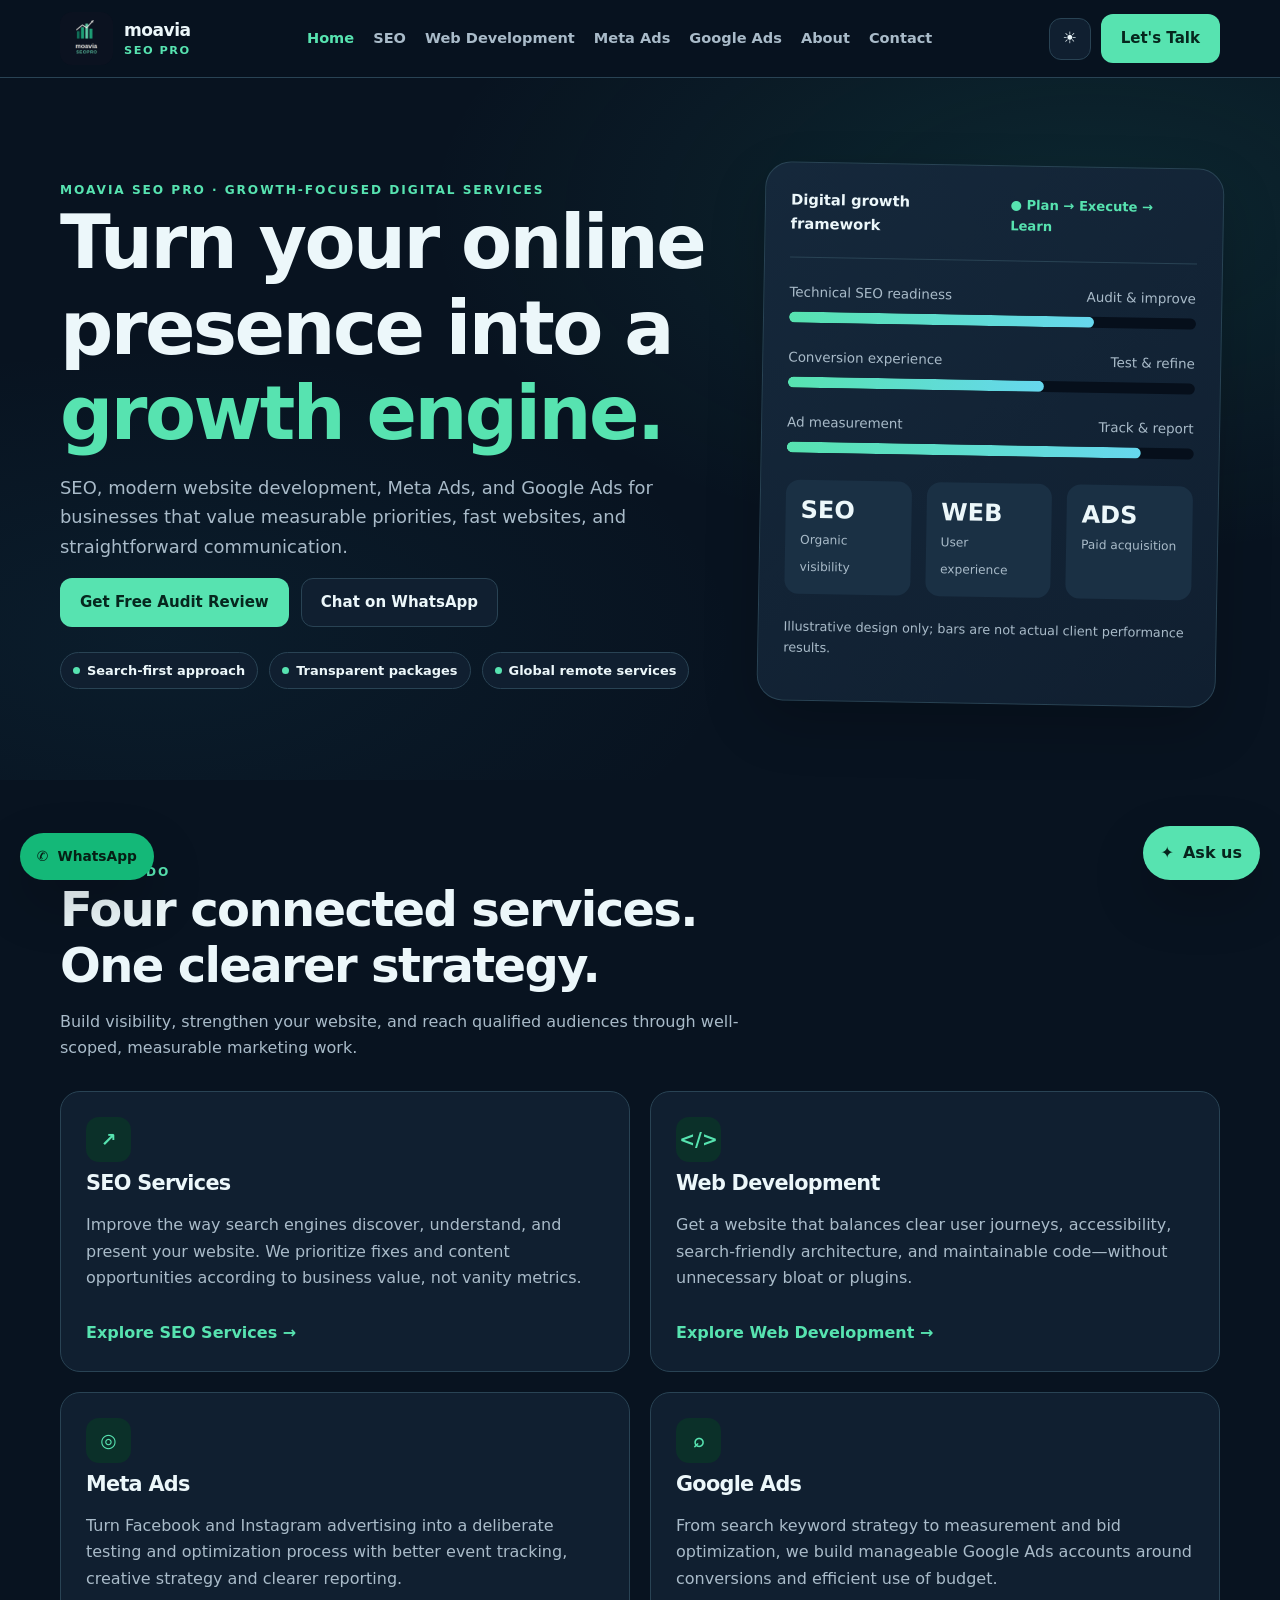
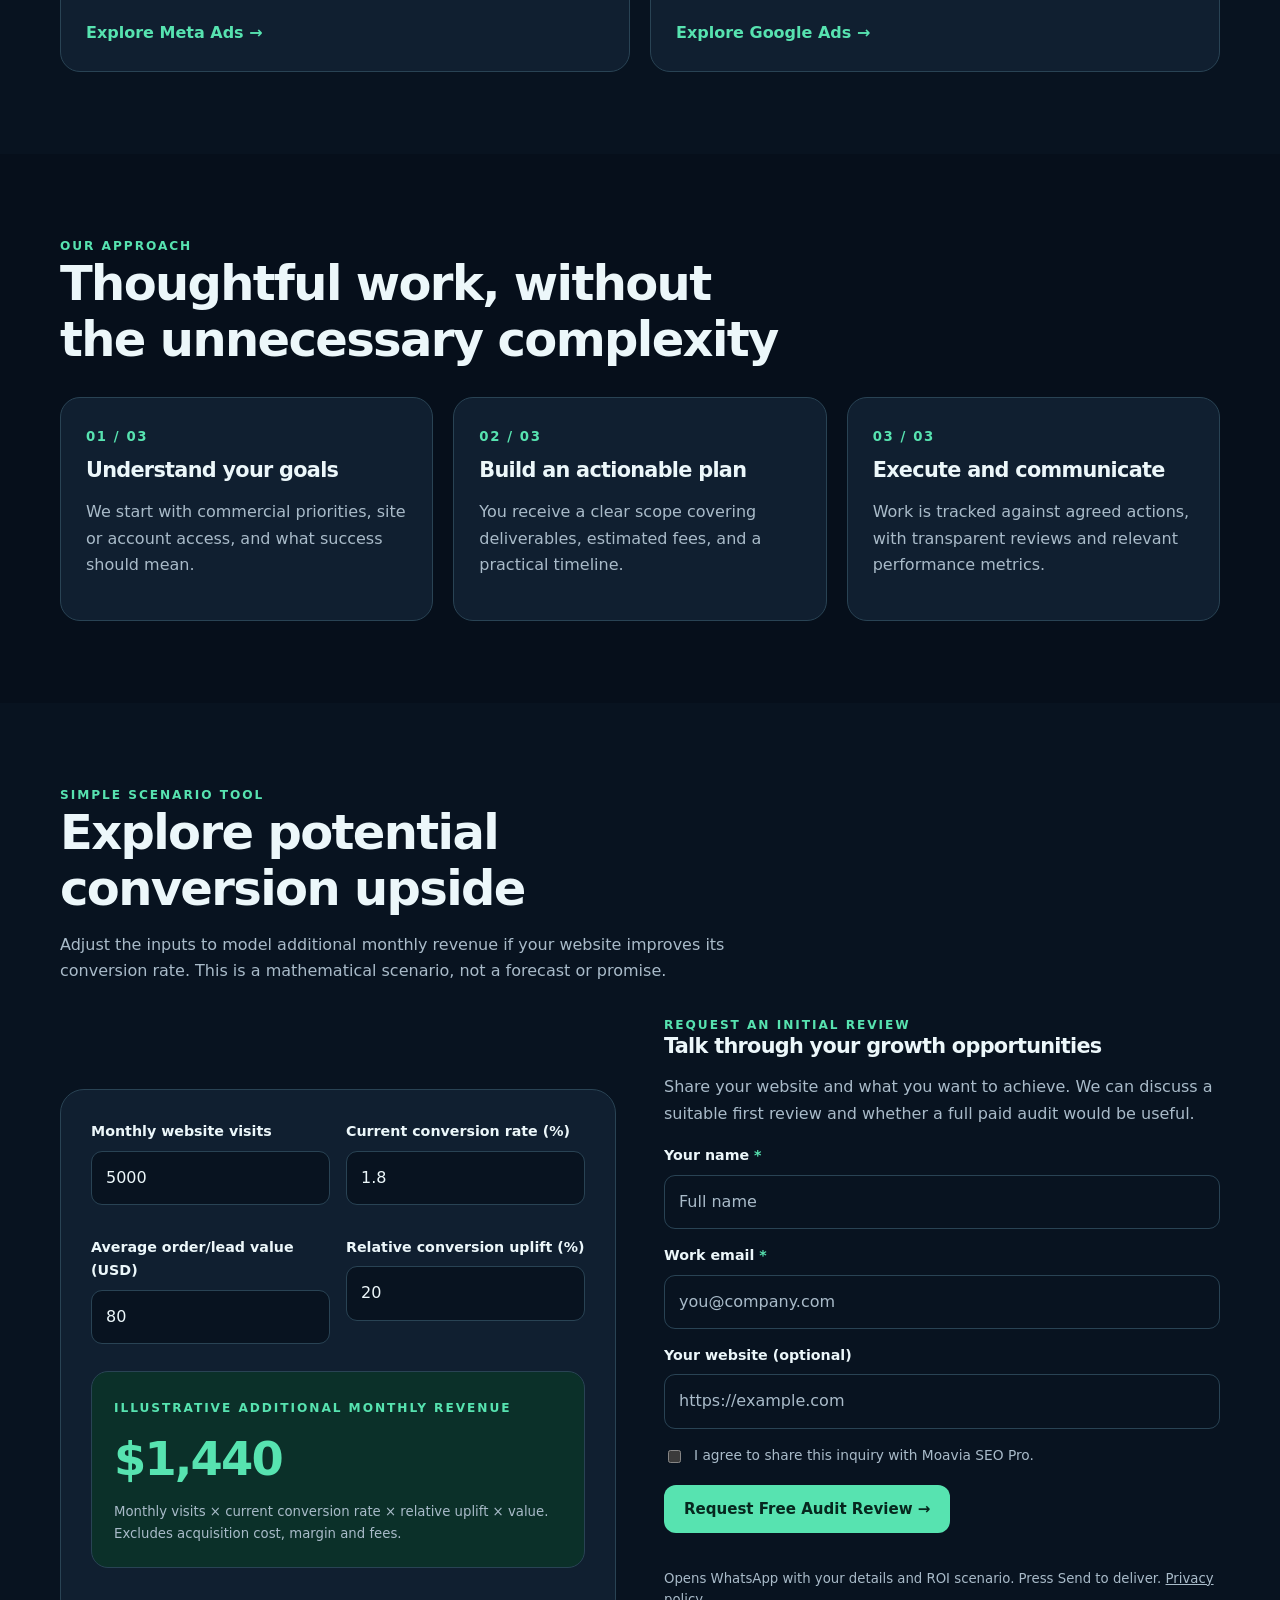
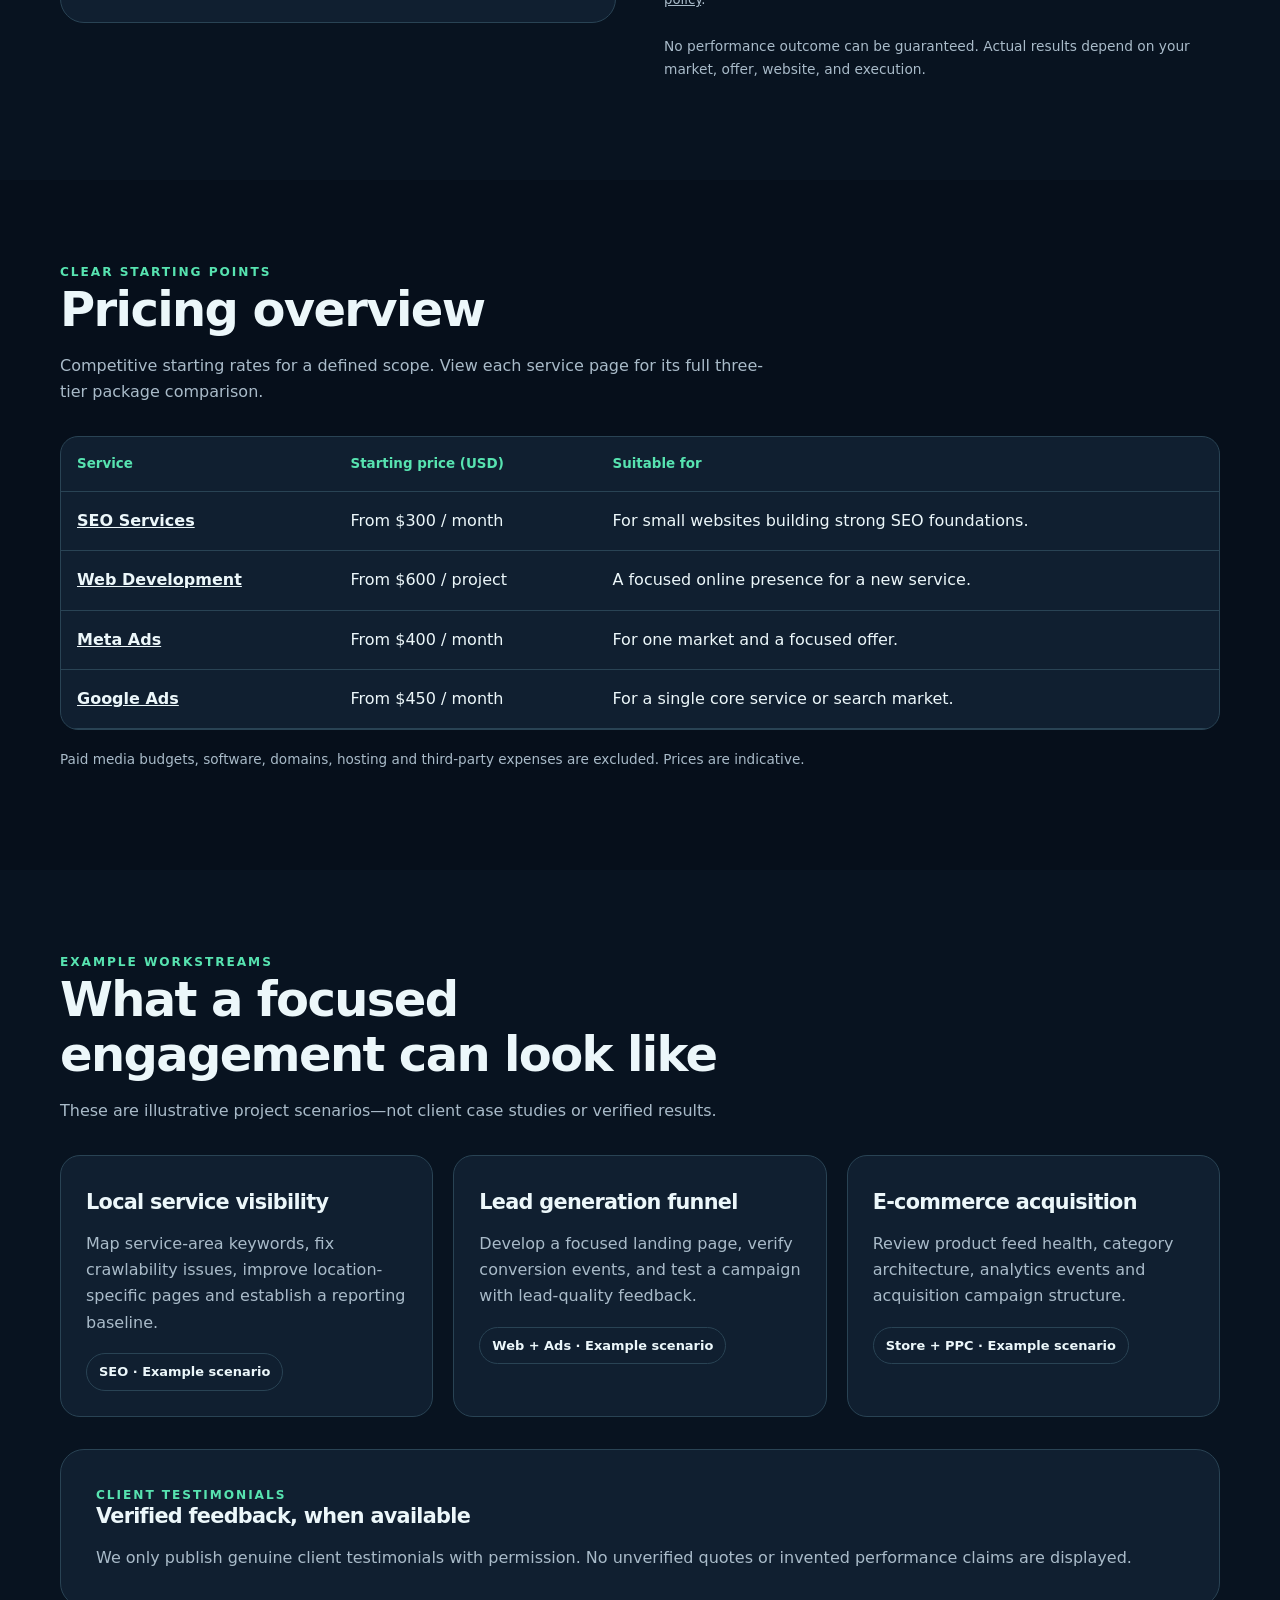
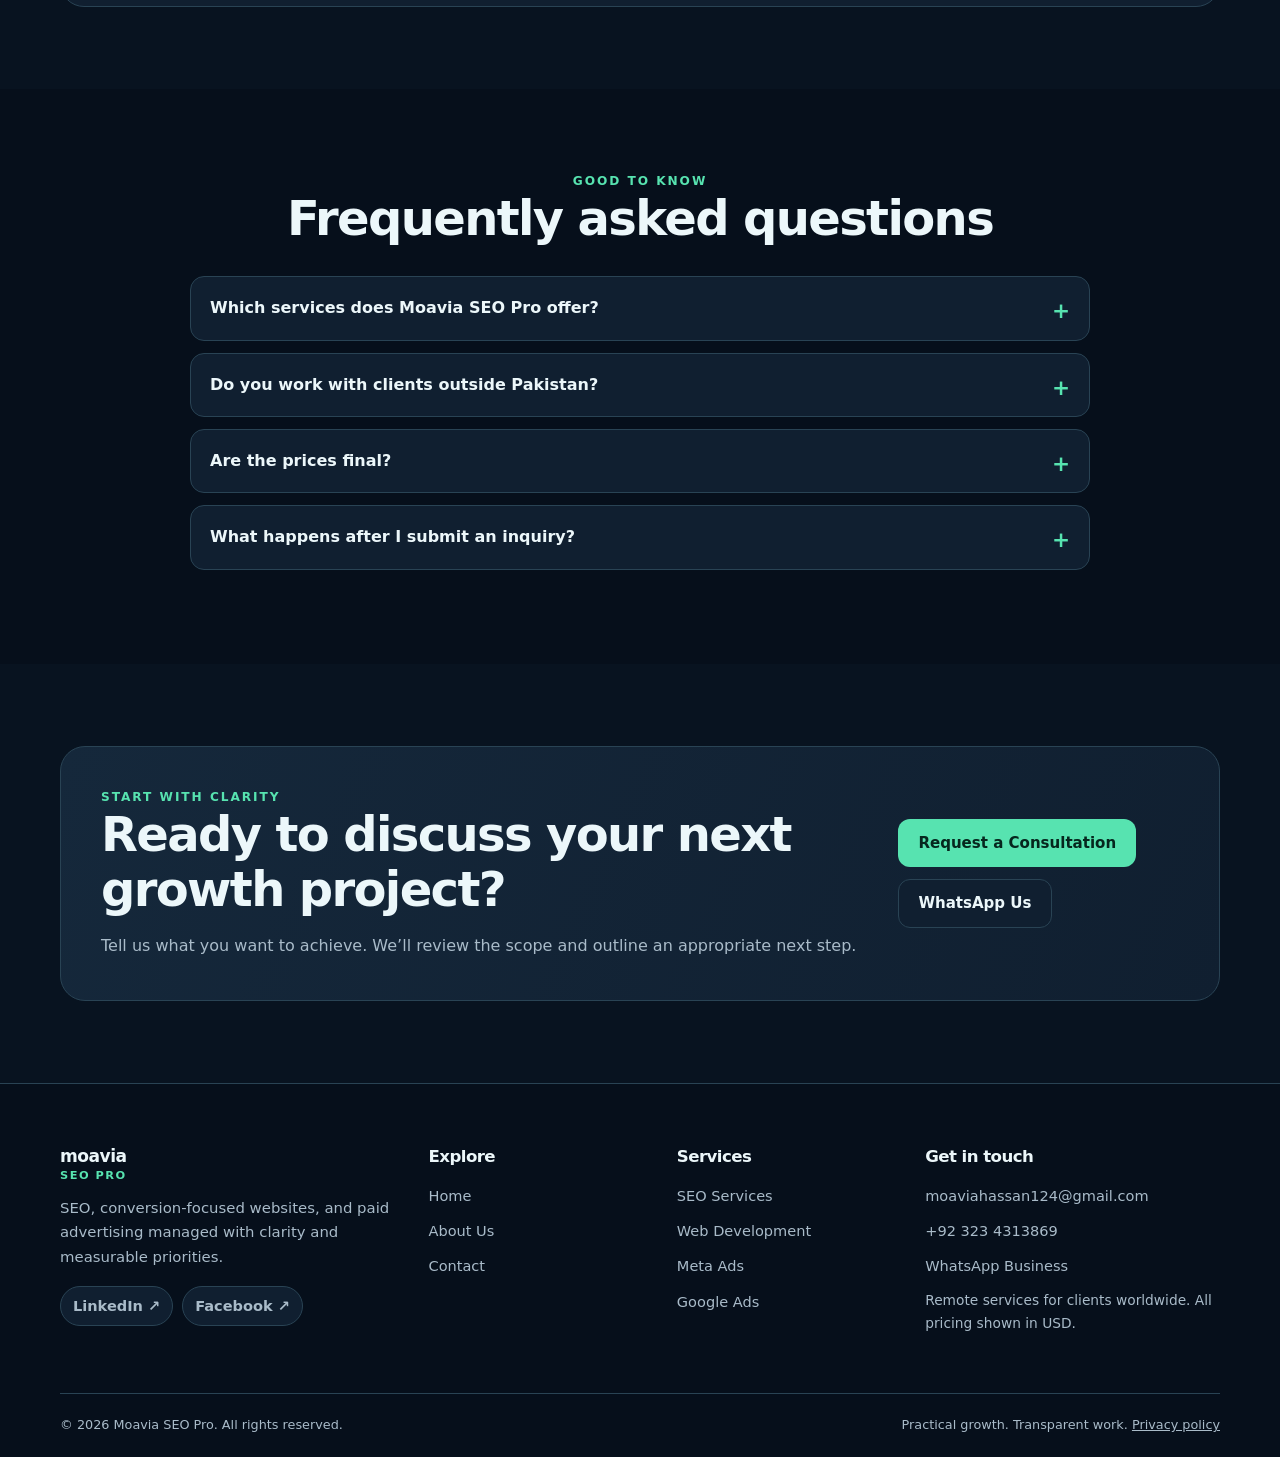
<file: index.html>
<!doctype html>
<html lang="en" data-theme="dark">
<head>
  <meta charset="utf-8">
  <meta name="viewport" content="width=device-width,initial-scale=1">
  <meta name="theme-color" content="#081320">
  <meta name="robots" content="index,follow,max-image-preview:large">
  <title>Moavia SEO Pro | SEO, Web Development &amp; Paid Ads</title>
  <meta name="description" content="Grow with Moavia SEO Pro: strategic SEO, fast website development, Meta Ads and Google Ads services. Transparent starting prices and direct consultation.">
  <link rel="canonical" href="https://mmoavia7861.github.io/moaviaseopro/">
  <link rel="icon" type="image/png" href="assets/images/favicon.png">
  <meta property="og:type" content="website">
  <meta property="og:site_name" content="Moavia SEO Pro">
  <meta property="og:title" content="Moavia SEO Pro | SEO, Web Development &amp; Paid Ads">
  <meta property="og:description" content="Grow with Moavia SEO Pro: strategic SEO, fast website development, Meta Ads and Google Ads services. Transparent starting prices and direct consultation.">
  <meta property="og:url" content="https://mmoavia7861.github.io/moaviaseopro/">
  <meta property="og:image" content="https://mmoavia7861.github.io/moaviaseopro/assets/images/moavia-logo-256.png">
  <meta property="og:image:alt" content="Moavia SEO Pro digital marketing logo">
  <meta name="twitter:card" content="summary_large_image">
  <meta name="twitter:title" content="Moavia SEO Pro | SEO, Web Development &amp; Paid Ads">
  <meta name="twitter:description" content="Grow with Moavia SEO Pro: strategic SEO, fast website development, Meta Ads and Google Ads services. Transparent starting prices and direct consultation.">
  <meta name="twitter:image" content="https://mmoavia7861.github.io/moaviaseopro/assets/images/moavia-logo-256.png">
  <link rel="preload" href="assets/css/styles.css" as="style">
  <link rel="stylesheet" href="assets/css/styles.css">
  <!-- Structured data: edit business details only with verified information. -->
  <script type="application/ld+json">{
  "@context": "https://schema.org",
  "@graph": [
    {
      "@type": "Organization",
      "@id": "https://mmoavia7861.github.io/moaviaseopro/#organization",
      "name": "Moavia SEO Pro",
      "url": "https://mmoavia7861.github.io/moaviaseopro/",
      "logo": {
        "@type": "ImageObject",
        "url": "https://mmoavia7861.github.io/moaviaseopro/assets/images/moavia-logo-256.png"
      },
      "email": "moaviahassan124@gmail.com",
      "sameAs": [
        "https://www.linkedin.com/in/moavia-hassan-seo/",
        "https://www.facebook.com/profile.php?id=61594226902693"
      ]
    },
    {
      "@type": [
        "ProfessionalService",
        "LocalBusiness"
      ],
      "@id": "https://mmoavia7861.github.io/moaviaseopro/#professional-service",
      "name": "Moavia SEO Pro",
      "url": "https://mmoavia7861.github.io/moaviaseopro/",
      "image": "https://mmoavia7861.github.io/moaviaseopro/assets/images/moavia-logo-256.png",
      "telephone": "+923234313869",
      "email": "moaviahassan124@gmail.com",
      "priceRange": "$$",
      "areaServed": {
        "@type": "Place",
        "name": "Worldwide"
      },
      "parentOrganization": {
        "@id": "https://mmoavia7861.github.io/moaviaseopro/#organization"
      },
      "hasOfferCatalog": {
        "@type": "OfferCatalog",
        "name": "Digital Marketing and Web Services",
        "itemListElement": [
          {
            "@type": "OfferCatalog",
            "name": "SEO Services",
            "url": "https://mmoavia7861.github.io/moaviaseopro/services/seo.html"
          },
          {
            "@type": "OfferCatalog",
            "name": "Web Development",
            "url": "https://mmoavia7861.github.io/moaviaseopro/services/web-development.html"
          },
          {
            "@type": "OfferCatalog",
            "name": "Meta Ads",
            "url": "https://mmoavia7861.github.io/moaviaseopro/services/meta-ads.html"
          },
          {
            "@type": "OfferCatalog",
            "name": "Google Ads",
            "url": "https://mmoavia7861.github.io/moaviaseopro/services/google-ads.html"
          }
        ]
      }
    },
    {
      "@type": "WebPage",
      "@id": "https://mmoavia7861.github.io/moaviaseopro/#webpage",
      "url": "https://mmoavia7861.github.io/moaviaseopro/",
      "name": "Moavia SEO Pro | SEO, Websites & Ads",
      "isPartOf": {
        "@id": "https://mmoavia7861.github.io/moaviaseopro/#website"
      },
      "about": {
        "@id": "https://mmoavia7861.github.io/moaviaseopro/#professional-service"
      }
    },
    {
      "@type": "WebSite",
      "@id": "https://mmoavia7861.github.io/moaviaseopro/#website",
      "url": "https://mmoavia7861.github.io/moaviaseopro/",
      "name": "Moavia SEO Pro",
      "publisher": {
        "@id": "https://mmoavia7861.github.io/moaviaseopro/#organization"
      }
    },
    {
      "@type": "FAQPage",
      "@id": "https://mmoavia7861.github.io/moaviaseopro/#faq",
      "mainEntity": [
        {
          "@type": "Question",
          "name": "Which services does Moavia SEO Pro offer?",
          "acceptedAnswer": {
            "@type": "Answer",
            "text": "We offer SEO, modern website development, Meta Ads management, and Google Ads management. Services can be combined depending on your business goals."
          }
        },
        {
          "@type": "Question",
          "name": "Do you work with clients outside Pakistan?",
          "acceptedAnswer": {
            "@type": "Answer",
            "text": "Yes. Moavia SEO Pro supports remote projects for clients internationally, with project scope, availability and communication arrangements agreed before work begins."
          }
        },
        {
          "@type": "Question",
          "name": "Are the prices final?",
          "acceptedAnswer": {
            "@type": "Answer",
            "text": "Displayed prices are indicative starting rates in USD. Final proposals depend on project size, deliverables, timelines, and integrations. Ad spend, paid tools and third-party fees are separate."
          }
        },
        {
          "@type": "Question",
          "name": "What happens after I submit an inquiry?",
          "acceptedAnswer": {
            "@type": "Answer",
            "text": "By default, the form opens WhatsApp with a prepared message. You must press Send in WhatsApp for the inquiry to be delivered. On Netlify, the site can be configured to submit to Netlify Forms."
          }
        }
      ]
    }
  ]
}</script>
  <script src="assets/js/main.js" defer></script>
</head>
<body>
<a class="skip-link" href="#main-content">Skip to main content</a>
<header class="site-header">
  <div class="container nav-shell">
    <a class="brand" href="index.html" aria-label="Moavia SEO Pro home">
      <img src="assets/images/moavia-logo.webp" alt="Moavia SEO Pro logo" width="53" height="53" decoding="async">
      <span class="brand-name">moavia<span>SEO PRO</span></span>
    </a>
    <nav class="nav-links" id="primary-navigation" data-nav-links aria-label="Primary navigation">
      <a href="index.html" aria-current="page">Home</a>
      <a href="services/seo.html">SEO</a>
      <a href="services/web-development.html">Web Development</a>
      <a href="services/meta-ads.html">Meta Ads</a>
      <a href="services/google-ads.html">Google Ads</a>
      <a href="about.html">About</a>
      <a href="contact.html">Contact</a>
      <a class="btn btn-primary nav-cta" href="contact.html">Get Free Consultation</a>
    </nav>
    <div class="nav-actions">
      <button class="icon-btn" type="button" data-theme-toggle title="Light theme" aria-label="Switch to light theme">☀</button>
      <a class="btn btn-primary" href="contact.html">Let's Talk</a>
      <button class="icon-btn menu-toggle" type="button" aria-label="Toggle menu" aria-controls="primary-navigation" aria-expanded="false" data-menu-toggle>☰</button>
    </div>
  </div>
</header>
<main id="main-content">
<section class="hero"><div class="container hero-grid"><div><div class="eyebrow">Moavia SEO Pro · Growth-focused digital services</div><h1>Turn your online presence into a <span class="text-accent">growth engine.</span></h1><p class="lead">SEO, modern website development, Meta Ads, and Google Ads for businesses that value measurable priorities, fast websites, and straightforward communication.</p><div class="cta-row"><a class="btn btn-primary" href="contact.html">Get Free Audit Review</a><a class="btn btn-secondary" href="https://wa.me/923234313869" target="_blank" rel="noopener noreferrer">Chat on WhatsApp</a></div><div class="proof"><span class="chip"><span class="chip-dot"></span> Search-first approach</span><span class="chip"><span class="chip-dot"></span> Transparent packages</span><span class="chip"><span class="chip-dot"></span> Global remote services</span></div></div>
  <div class="hero-visual" aria-label="Example growth strategy dashboard, illustrative values only"><div class="visual-top"><span class="mini-title">Digital growth framework</span><span class="status">● Plan → Execute → Learn</span></div>
  <div class="metric"><div class="metric-label"><span>Technical SEO readiness</span><span>Audit & improve</span></div><div class="bar-track"><div class="bar-fill" style="width:75%"></div></div></div>
  <div class="metric"><div class="metric-label"><span>Conversion experience</span><span>Test & refine</span></div><div class="bar-track"><div class="bar-fill" style="width:63%"></div></div></div>
  <div class="metric"><div class="metric-label"><span>Ad measurement</span><span>Track & report</span></div><div class="bar-track"><div class="bar-fill" style="width:87%"></div></div></div>
  <div class="metric-result"><div><strong>SEO</strong><span>Organic visibility</span></div><div><strong>WEB</strong><span>User experience</span></div><div><strong>ADS</strong><span>Paid acquisition</span></div></div><p class="hero-note">Illustrative design only; bars are not actual client performance results.</p></div></div></section>
<section class="section" id="services"><div class="container"><div class="section-head"><div class="eyebrow">What we do</div><h2>Four connected services. One clearer strategy.</h2><p>Build visibility, strengthen your website, and reach qualified audiences through well-scoped, measurable marketing work.</p></div><div class="grid grid-2"><article class="card"><span class="service-icon" aria-hidden="true">↗</span><h3>SEO Services</h3><p>Improve the way search engines discover, understand, and present your website. We prioritize fixes and content opportunities according to business value, not vanity metrics.</p><a class="card-link" href="services/seo.html">Explore SEO Services →</a></article>
<article class="card"><span class="service-icon" aria-hidden="true">&lt;/&gt;</span><h3>Web Development</h3><p>Get a website that balances clear user journeys, accessibility, search-friendly architecture, and maintainable code—without unnecessary bloat or plugins.</p><a class="card-link" href="services/web-development.html">Explore Web Development →</a></article>
<article class="card"><span class="service-icon" aria-hidden="true">◎</span><h3>Meta Ads</h3><p>Turn Facebook and Instagram advertising into a deliberate testing and optimization process with better event tracking, creative strategy and clearer reporting.</p><a class="card-link" href="services/meta-ads.html">Explore Meta Ads →</a></article>
<article class="card"><span class="service-icon" aria-hidden="true">⌕</span><h3>Google Ads</h3><p>From search keyword strategy to measurement and bid optimization, we build manageable Google Ads accounts around conversions and efficient use of budget.</p><a class="card-link" href="services/google-ads.html">Explore Google Ads →</a></article></div></div></section>
<section class="section section-muted"><div class="container"><div class="section-head"><div class="eyebrow">Our approach</div><h2>Thoughtful work, without the unnecessary complexity</h2></div><div class="grid grid-3"><article class="card"><span class="step-number">01 / 03</span><h3>Understand your goals</h3><p>We start with commercial priorities, site or account access, and what success should mean.</p></article><article class="card"><span class="step-number">02 / 03</span><h3>Build an actionable plan</h3><p>You receive a clear scope covering deliverables, estimated fees, and a practical timeline.</p></article><article class="card"><span class="step-number">03 / 03</span><h3>Execute and communicate</h3><p>Work is tracked against agreed actions, with transparent reviews and relevant performance metrics.</p></article></div></div></section>
<section class="section"><div class="container"><div class="section-head"><div class="eyebrow">Simple scenario tool</div><h2>Explore potential conversion upside</h2><p>Adjust the inputs to model additional monthly revenue if your website improves its conversion rate. This is a mathematical scenario, not a forecast or promise.</p></div><div class="split"><div class="form-panel"><form data-roi-calculator><div class="form-grid"><div class="form-field"><label for="roi-visits">Monthly website visits</label><input id="roi-visits" name="visits" type="number" min="0" max="100000000" value="5000" required></div><div class="form-field"><label for="roi-rate">Current conversion rate (%)</label><input id="roi-rate" name="rate" type="number" min="0" max="100" step="0.1" value="1.8" required></div><div class="form-field"><label for="roi-order">Average order/lead value (USD)</label><input id="roi-order" name="order" type="number" min="0" max="100000000" step="1" value="80" required></div><div class="form-field"><label for="roi-lift">Relative conversion uplift (%)</label><input id="roi-lift" name="lift" type="number" min="0" max="10000" step="1" value="20" required></div></div></form><div class="roi-result"><span class="eyebrow">Illustrative additional monthly revenue</span><output data-roi-result aria-live="polite">$1,440</output><p>Monthly visits × current conversion rate × relative uplift × value. Excludes acquisition cost, margin and fees.</p></div></div>
  <div><div class="eyebrow">Request an initial review</div><h3>Talk through your growth opportunities</h3><p class="text-muted">Share your website and what you want to achieve. We can discuss a suitable first review and whether a full paid audit would be useful.</p><form id="roi-lead" name="roi-lead" method="POST" action="/" data-netlify="true" netlify-honeypot="bot-field" data-lead-form><input type="hidden" name="form-name" value="roi-lead"><input type="hidden" name="scenario" value=""><p class="sr-only"><label>Leave blank <input name="bot-field" autocomplete="off" tabindex="-1"></label></p><div class="form-field"><label for="roi-name">Your name <span class="required">*</span></label><input id="roi-name" name="name" autocomplete="name" placeholder="Full name" maxlength="90" required></div><div class="form-field"><label for="roi-email">Work email <span class="required">*</span></label><input id="roi-email" name="email" type="email" autocomplete="email" placeholder="you@company.com" maxlength="140" required></div><div class="form-field"><label for="roi-website">Your website (optional)</label><input id="roi-website" name="website" type="url" placeholder="https://example.com" maxlength="250"></div><label class="checkbox-row"><input type="checkbox" name="consent" value="yes" required><span>I agree to share this inquiry with Moavia SEO Pro.</span></label><button type="submit" class="btn btn-primary">Request Free Audit Review →</button><div class="form-status" data-form-status role="status" aria-live="polite"></div><p class="policy-note">Opens WhatsApp with your details and ROI scenario. Press Send to deliver. <a href="privacy.html">Privacy policy</a>.</p></form><p class="small text-muted mt-24">No performance outcome can be guaranteed. Actual results depend on your market, offer, website, and execution.</p></div></div></div></section>
<section class="section section-muted" id="pricing"><div class="container"><div class="section-head"><div class="eyebrow">Clear starting points</div><h2>Pricing overview</h2><p>Competitive starting rates for a defined scope. View each service page for its full three-tier package comparison.</p></div><div class="table-scroll"><table class="comparison-table"><thead><tr><th scope="col">Service</th><th scope="col">Starting price (USD)</th><th scope="col">Suitable for</th></tr></thead><tbody><tr><td><strong><a href="services/seo.html">SEO Services</a></strong></td><td>From $300 / month</td><td>For small websites building strong SEO foundations.</td></tr>
<tr><td><strong><a href="services/web-development.html">Web Development</a></strong></td><td>From $600 / project</td><td>A focused online presence for a new service.</td></tr>
<tr><td><strong><a href="services/meta-ads.html">Meta Ads</a></strong></td><td>From $400 / month</td><td>For one market and a focused offer.</td></tr>
<tr><td><strong><a href="services/google-ads.html">Google Ads</a></strong></td><td>From $450 / month</td><td>For a single core service or search market.</td></tr></tbody></table></div><p class="price-note">Paid media budgets, software, domains, hosting and third-party expenses are excluded. Prices are indicative.</p></div></section>
<section class="section"><div class="container"><div class="section-head"><div class="eyebrow">Example workstreams</div><h2>What a focused engagement can look like</h2><p>These are illustrative project scenarios—not client case studies or verified results.</p></div><div class="grid grid-3"><article class="card"><h3>Local service visibility</h3><p>Map service-area keywords, fix crawlability issues, improve location-specific pages and establish a reporting baseline.</p><span class="chip">SEO · Example scenario</span></article><article class="card"><h3>Lead generation funnel</h3><p>Develop a focused landing page, verify conversion events, and test a campaign with lead-quality feedback.</p><span class="chip">Web + Ads · Example scenario</span></article><article class="card"><h3>E-commerce acquisition</h3><p>Review product feed health, category architecture, analytics events and acquisition campaign structure.</p><span class="chip">Store + PPC · Example scenario</span></article></div>
  <div class="feature-banner mt-32"><div class="eyebrow">Client testimonials</div><h3>Verified feedback, when available</h3><p class="text-muted mb-0">We only publish genuine client testimonials with permission. No unverified quotes or invented performance claims are displayed.</p></div></div></section>
<section class="section section-muted" id="faq"><div class="container"><div class="section-head align-center" style="margin-inline:auto"><div class="eyebrow">Good to know</div><h2>Frequently asked questions</h2></div><div class="faq-list"><details><summary>Which services does Moavia SEO Pro offer?</summary><p>We offer SEO, modern website development, Meta Ads management, and Google Ads management. Services can be combined depending on your business goals.</p></details>
<details><summary>Do you work with clients outside Pakistan?</summary><p>Yes. Moavia SEO Pro supports remote projects for clients internationally, with project scope, availability and communication arrangements agreed before work begins.</p></details>
<details><summary>Are the prices final?</summary><p>Displayed prices are indicative starting rates in USD. Final proposals depend on project size, deliverables, timelines, and integrations. Ad spend, paid tools and third-party fees are separate.</p></details>
<details><summary>What happens after I submit an inquiry?</summary><p>By default, the form opens WhatsApp with a prepared message. You must press Send in WhatsApp for the inquiry to be delivered. On Netlify, the site can be configured to submit to Netlify Forms.</p></details></div></div></section><section class="section"><div class="container"><div class="cta-banner"><div><div class="eyebrow">Start with clarity</div><h2>Ready to discuss your next growth project?</h2><p class="text-muted mb-0">Tell us what you want to achieve. We’ll review the scope and outline an appropriate next step.</p></div><div class="cta-row"><a class="btn btn-primary" href="contact.html">Request a Consultation</a><a class="btn btn-secondary" href="https://wa.me/923234313869" target="_blank" rel="noopener noreferrer">WhatsApp Us</a></div></div></div></section>
</main>
<footer class="site-footer">
  <div class="container">
    <div class="footer-grid">
      <div class="footer-brand"><div class="brand-name">moavia<span>SEO PRO</span></div>
        <p>SEO, conversion-focused websites, and paid advertising managed with clarity and measurable priorities.</p>
        <div class="chip-row"><a class="chip" href="https://www.linkedin.com/in/moavia-hassan-seo/" target="_blank" rel="noopener noreferrer">LinkedIn ↗</a><a class="chip" href="https://www.facebook.com/profile.php?id=61594226902693" target="_blank" rel="noopener noreferrer">Facebook ↗</a></div>
      </div>
      <div><h3>Explore</h3><ul>
        <li><a href="index.html">Home</a></li><li><a href="about.html">About Us</a></li><li><a href="contact.html">Contact</a></li>
      </ul></div>
      <div><h3>Services</h3><ul>
        <li><a href="services/seo.html">SEO Services</a></li><li><a href="services/web-development.html">Web Development</a></li><li><a href="services/meta-ads.html">Meta Ads</a></li><li><a href="services/google-ads.html">Google Ads</a></li>
      </ul></div>
      <div><h3>Get in touch</h3><ul>
        <li><a href="mailto:moaviahassan124@gmail.com">moaviahassan124@gmail.com</a></li><li><a href="tel:+923234313869">+92 323 4313869</a></li>
        <li><a href="https://wa.me/923234313869">WhatsApp Business</a></li>
      </ul><p class="small text-muted">Remote services for clients worldwide. All pricing shown in USD.</p></div>
    </div>
    <div class="footer-bottom"><span>© <span data-year>2026</span> Moavia SEO Pro. All rights reserved.</span>
      <span>Practical growth. Transparent work. <a href="privacy.html">Privacy policy</a></span></div>
  </div>
</footer>
<a class="floating-whatsapp" href="https://wa.me/923234313869?text=Hello%20Moavia%20SEO%20Pro%2C%20I%27d%20like%20to%20discuss%20a%20project." target="_blank" rel="noopener noreferrer" aria-label="Contact Moavia SEO Pro via WhatsApp"><span aria-hidden="true">✆</span> WhatsApp</a>
<button type="button" class="chat-launcher" data-chat-launcher aria-controls="support-chat" aria-expanded="false" aria-label="Open support assistant">✦ <span>Ask us</span></button>
<section id="support-chat" class="chat-panel" data-chat-panel aria-label="Automated support assistant" hidden>
  <div class="chat-head"><div><strong>Moavia SEO Pro Support</strong><small>Instant automated answers · not a live agent</small></div><button type="button" class="chat-close" data-chat-close aria-label="Close assistant">✕</button></div>
  <div class="chat-messages" data-chat-messages role="log" aria-live="polite" aria-relevant="additions"><div class="bubble bot">Hello! I can explain our SEO, website, Meta Ads and Google Ads services, starting rates, and how to contact us.</div></div>
  <div class="chat-suggestions" data-chat-suggestions><button type="button">SEO pricing</button><button type="button">Web development</button><button type="button">Meta Ads</button><button type="button">Google Ads</button></div>
  <form class="chat-form" data-chat-form><label for="chat-question" class="sr-only">Ask a question</label><input id="chat-question" data-chat-input maxlength="400" placeholder="Ask about a service…" required><button type="submit">Send</button></form>
  <div class="chat-bottom"><a href="https://wa.me/923234313869" target="_blank" rel="noopener noreferrer">Transfer to WhatsApp →</a><div class="text-muted">Scripted FAQs only. Do not share sensitive information.</div></div>
</section>
</body>
</html>
</file>
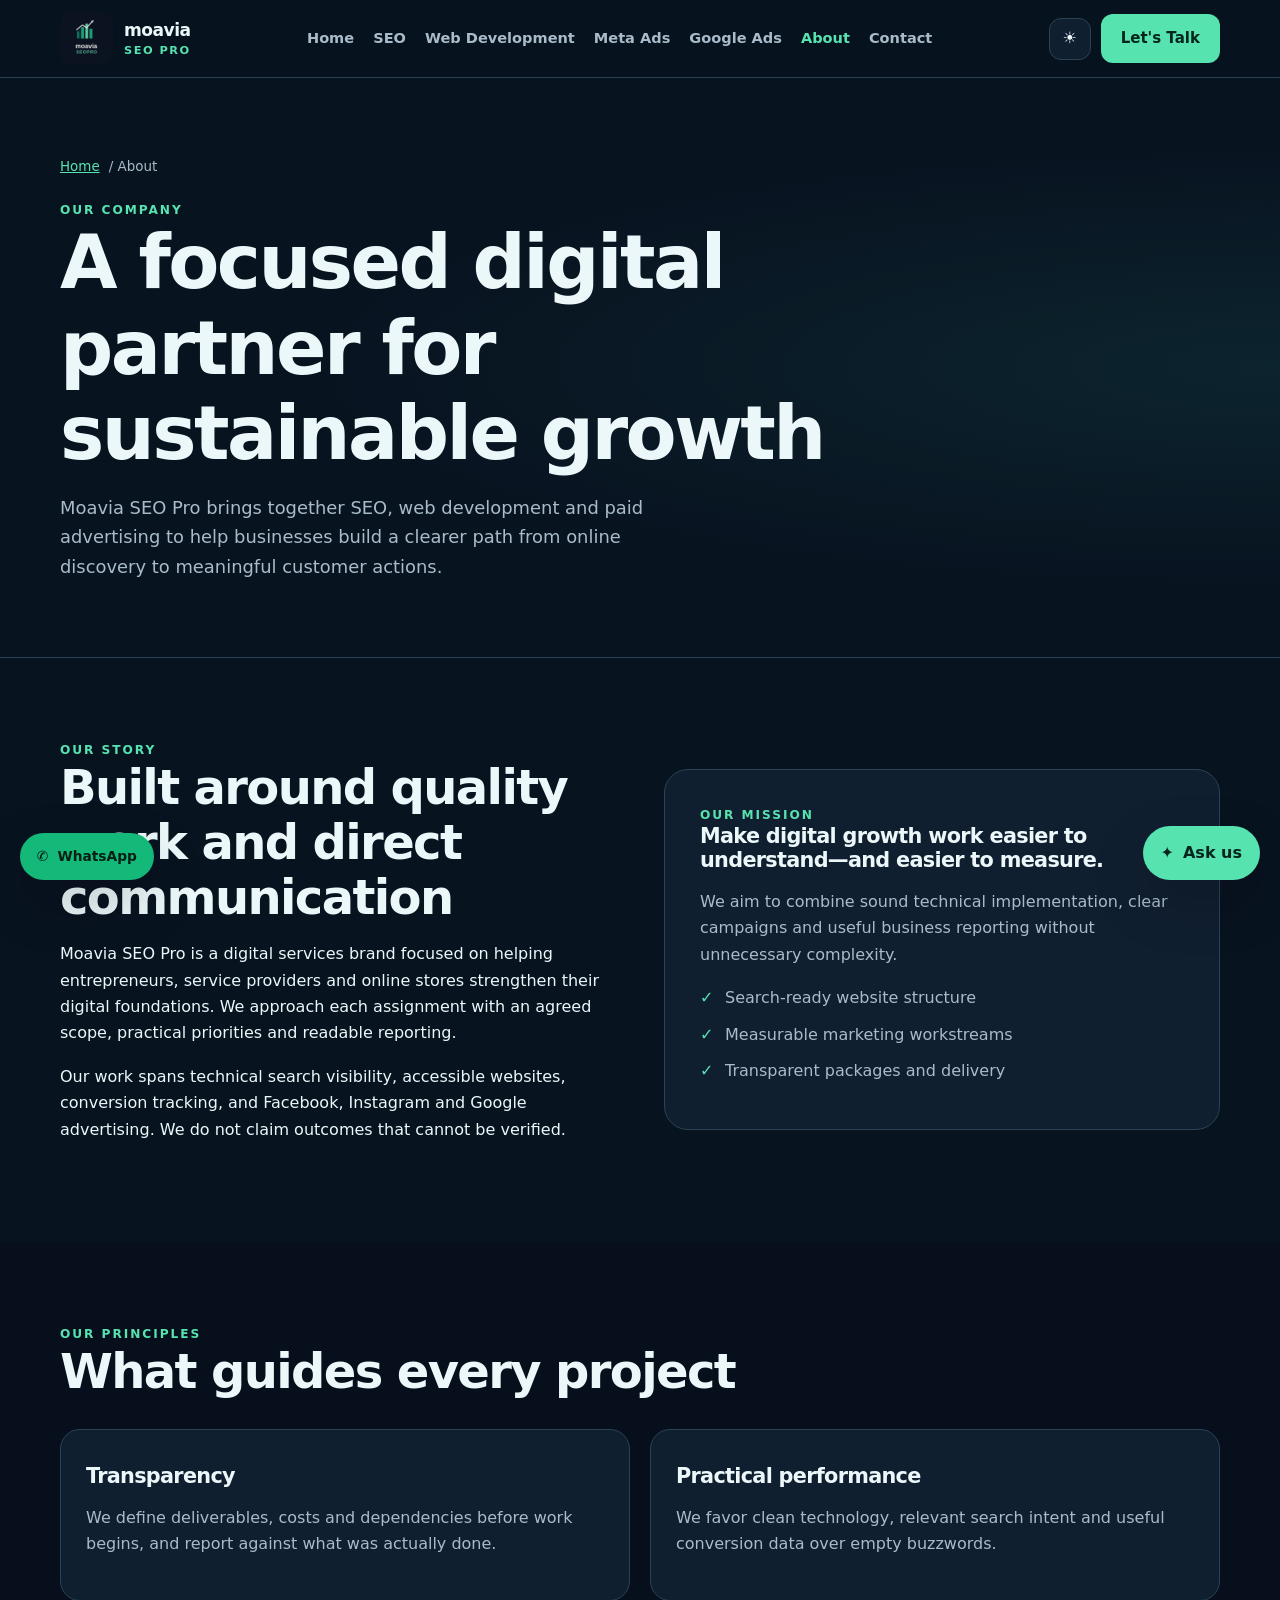
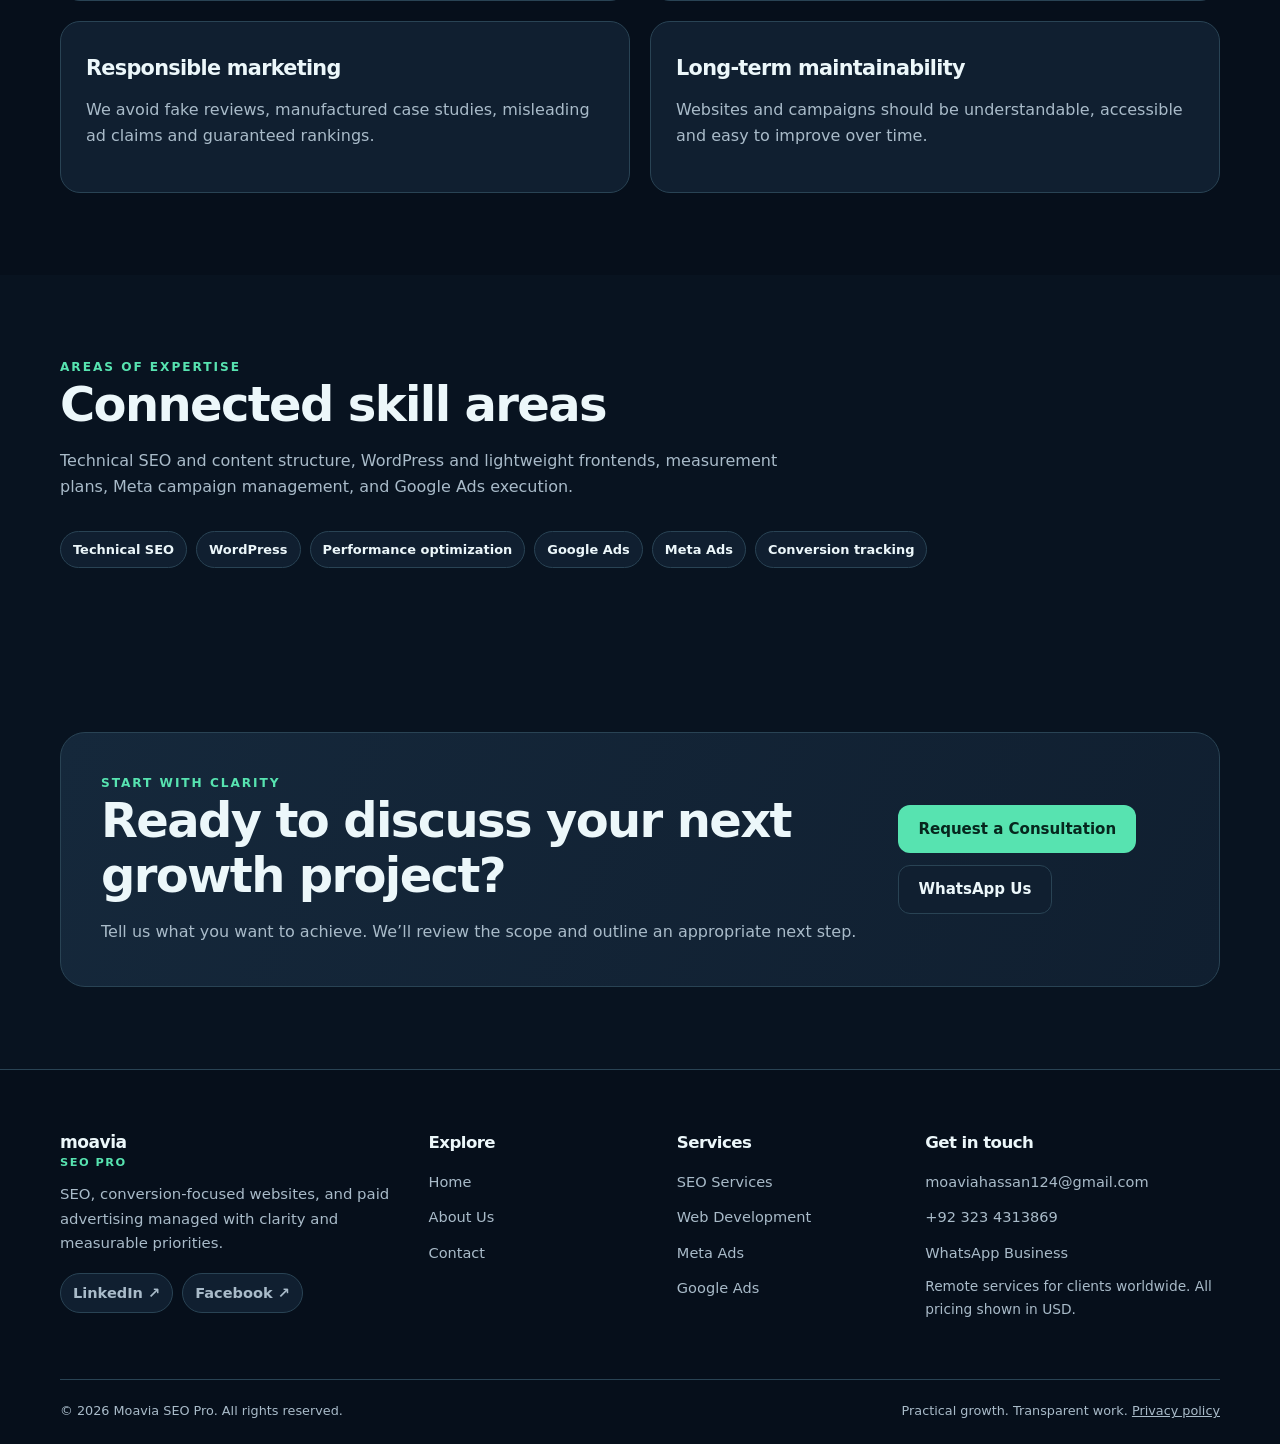
<file: about.html>
<!doctype html>
<html lang="en" data-theme="dark">
<head>
  <meta charset="utf-8">
  <meta name="viewport" content="width=device-width,initial-scale=1">
  <meta name="theme-color" content="#081320">
  <meta name="robots" content="index,follow,max-image-preview:large">
  <title>About Moavia SEO Pro | Our Story &amp; Mission</title>
  <meta name="description" content="Learn about Moavia SEO Pro, a digital services brand focused on transparent SEO, website development, Meta Ads, Google Ads and measurable project delivery.">
  <link rel="canonical" href="https://mmoavia7861.github.io/moaviaseopro/about.html">
  <link rel="icon" type="image/png" href="assets/images/favicon.png">
  <meta property="og:type" content="website">
  <meta property="og:site_name" content="Moavia SEO Pro">
  <meta property="og:title" content="About Moavia SEO Pro | Our Story &amp; Mission">
  <meta property="og:description" content="Learn about Moavia SEO Pro, a digital services brand focused on transparent SEO, website development, Meta Ads, Google Ads and measurable project delivery.">
  <meta property="og:url" content="https://mmoavia7861.github.io/moaviaseopro/about.html">
  <meta property="og:image" content="https://mmoavia7861.github.io/moaviaseopro/assets/images/moavia-logo-256.png">
  <meta property="og:image:alt" content="Moavia SEO Pro digital marketing logo">
  <meta name="twitter:card" content="summary_large_image">
  <meta name="twitter:title" content="About Moavia SEO Pro | Our Story &amp; Mission">
  <meta name="twitter:description" content="Learn about Moavia SEO Pro, a digital services brand focused on transparent SEO, website development, Meta Ads, Google Ads and measurable project delivery.">
  <meta name="twitter:image" content="https://mmoavia7861.github.io/moaviaseopro/assets/images/moavia-logo-256.png">
  <link rel="preload" href="assets/css/styles.css" as="style">
  <link rel="stylesheet" href="assets/css/styles.css">
  <!-- Structured data: edit business details only with verified information. -->
  <script type="application/ld+json">{
  "@context": "https://schema.org",
  "@graph": [
    {
      "@type": "Organization",
      "@id": "https://mmoavia7861.github.io/moaviaseopro/#organization",
      "name": "Moavia SEO Pro",
      "url": "https://mmoavia7861.github.io/moaviaseopro/",
      "logo": {
        "@type": "ImageObject",
        "url": "https://mmoavia7861.github.io/moaviaseopro/assets/images/moavia-logo-256.png"
      },
      "email": "moaviahassan124@gmail.com",
      "sameAs": [
        "https://www.linkedin.com/in/moavia-hassan-seo/",
        "https://www.facebook.com/profile.php?id=61594226902693"
      ]
    },
    {
      "@type": [
        "ProfessionalService",
        "LocalBusiness"
      ],
      "@id": "https://mmoavia7861.github.io/moaviaseopro/#professional-service",
      "name": "Moavia SEO Pro",
      "url": "https://mmoavia7861.github.io/moaviaseopro/",
      "image": "https://mmoavia7861.github.io/moaviaseopro/assets/images/moavia-logo-256.png",
      "telephone": "+923234313869",
      "email": "moaviahassan124@gmail.com",
      "priceRange": "$$",
      "areaServed": {
        "@type": "Place",
        "name": "Worldwide"
      },
      "parentOrganization": {
        "@id": "https://mmoavia7861.github.io/moaviaseopro/#organization"
      },
      "hasOfferCatalog": {
        "@type": "OfferCatalog",
        "name": "Digital Marketing and Web Services",
        "itemListElement": [
          {
            "@type": "OfferCatalog",
            "name": "SEO Services",
            "url": "https://mmoavia7861.github.io/moaviaseopro/services/seo.html"
          },
          {
            "@type": "OfferCatalog",
            "name": "Web Development",
            "url": "https://mmoavia7861.github.io/moaviaseopro/services/web-development.html"
          },
          {
            "@type": "OfferCatalog",
            "name": "Meta Ads",
            "url": "https://mmoavia7861.github.io/moaviaseopro/services/meta-ads.html"
          },
          {
            "@type": "OfferCatalog",
            "name": "Google Ads",
            "url": "https://mmoavia7861.github.io/moaviaseopro/services/google-ads.html"
          }
        ]
      }
    },
    {
      "@type": "WebPage",
      "@id": "https://mmoavia7861.github.io/moaviaseopro/about.html#webpage",
      "url": "https://mmoavia7861.github.io/moaviaseopro/about.html",
      "name": "About Moavia SEO Pro",
      "isPartOf": {
        "@id": "https://mmoavia7861.github.io/moaviaseopro/#website"
      },
      "about": {
        "@id": "https://mmoavia7861.github.io/moaviaseopro/#professional-service"
      }
    },
    {
      "@type": "WebSite",
      "@id": "https://mmoavia7861.github.io/moaviaseopro/#website",
      "url": "https://mmoavia7861.github.io/moaviaseopro/",
      "name": "Moavia SEO Pro",
      "publisher": {
        "@id": "https://mmoavia7861.github.io/moaviaseopro/#organization"
      }
    },
    {
      "@type": "ContactPoint",
      "contactType": "customer service",
      "telephone": "+923234313869",
      "email": "moaviahassan124@gmail.com",
      "availableLanguage": [
        "English",
        "Urdu"
      ]
    }
  ]
}</script>
  <script src="assets/js/main.js" defer></script>
</head>
<body>
<a class="skip-link" href="#main-content">Skip to main content</a>
<header class="site-header">
  <div class="container nav-shell">
    <a class="brand" href="index.html" aria-label="Moavia SEO Pro home">
      <img src="assets/images/moavia-logo.webp" alt="Moavia SEO Pro logo" width="53" height="53" decoding="async">
      <span class="brand-name">moavia<span>SEO PRO</span></span>
    </a>
    <nav class="nav-links" id="primary-navigation" data-nav-links aria-label="Primary navigation">
      <a href="index.html">Home</a>
      <a href="services/seo.html">SEO</a>
      <a href="services/web-development.html">Web Development</a>
      <a href="services/meta-ads.html">Meta Ads</a>
      <a href="services/google-ads.html">Google Ads</a>
      <a href="about.html" aria-current="page">About</a>
      <a href="contact.html">Contact</a>
      <a class="btn btn-primary nav-cta" href="contact.html">Get Free Consultation</a>
    </nav>
    <div class="nav-actions">
      <button class="icon-btn" type="button" data-theme-toggle title="Light theme" aria-label="Switch to light theme">☀</button>
      <a class="btn btn-primary" href="contact.html">Let's Talk</a>
      <button class="icon-btn menu-toggle" type="button" aria-label="Toggle menu" aria-controls="primary-navigation" aria-expanded="false" data-menu-toggle>☰</button>
    </div>
  </div>
</header>
<main id="main-content">
<section class="page-hero"><div class="container"><nav class="breadcrumb" aria-label="Breadcrumb"><a href="index.html">Home</a> / About</nav><div class="eyebrow">Our company</div><h1>A focused digital partner for sustainable growth</h1><p class="lead">Moavia SEO Pro brings together SEO, web development and paid advertising to help businesses build a clearer path from online discovery to meaningful customer actions.</p></div></section>
<section class="section"><div class="container split"><div><div class="eyebrow">Our story</div><h2>Built around quality work and direct communication</h2><p>Moavia SEO Pro is a digital services brand focused on helping entrepreneurs, service providers and online stores strengthen their digital foundations. We approach each assignment with an agreed scope, practical priorities and readable reporting.</p><p>Our work spans technical search visibility, accessible websites, conversion tracking, and Facebook, Instagram and Google advertising. We do not claim outcomes that cannot be verified.</p></div><div class="feature-banner"><div class="eyebrow">Our mission</div><h3>Make digital growth work easier to understand—and easier to measure.</h3><p class="text-muted">We aim to combine sound technical implementation, clear campaigns and useful business reporting without unnecessary complexity.</p><ul class="check-list"><li>Search-ready website structure</li><li>Measurable marketing workstreams</li><li>Transparent packages and delivery</li></ul></div></div></section>
<section class="section section-muted"><div class="container"><div class="section-head"><div class="eyebrow">Our principles</div><h2>What guides every project</h2></div><div class="grid grid-2"><article class="card"><h3>Transparency</h3><p>We define deliverables, costs and dependencies before work begins, and report against what was actually done.</p></article><article class="card"><h3>Practical performance</h3><p>We favor clean technology, relevant search intent and useful conversion data over empty buzzwords.</p></article><article class="card"><h3>Responsible marketing</h3><p>We avoid fake reviews, manufactured case studies, misleading ad claims and guaranteed rankings.</p></article><article class="card"><h3>Long-term maintainability</h3><p>Websites and campaigns should be understandable, accessible and easy to improve over time.</p></article></div></div></section>
<section class="section"><div class="container"><div class="section-head"><div class="eyebrow">Areas of expertise</div><h2>Connected skill areas</h2><p>Technical SEO and content structure, WordPress and lightweight frontends, measurement plans, Meta campaign management, and Google Ads execution.</p></div><div class="chip-row"><span class="chip">Technical SEO</span><span class="chip">WordPress</span><span class="chip">Performance optimization</span><span class="chip">Google Ads</span><span class="chip">Meta Ads</span><span class="chip">Conversion tracking</span></div></div></section><section class="section"><div class="container"><div class="cta-banner"><div><div class="eyebrow">Start with clarity</div><h2>Ready to discuss your next growth project?</h2><p class="text-muted mb-0">Tell us what you want to achieve. We’ll review the scope and outline an appropriate next step.</p></div><div class="cta-row"><a class="btn btn-primary" href="contact.html">Request a Consultation</a><a class="btn btn-secondary" href="https://wa.me/923234313869" target="_blank" rel="noopener noreferrer">WhatsApp Us</a></div></div></div></section>
</main>
<footer class="site-footer">
  <div class="container">
    <div class="footer-grid">
      <div class="footer-brand"><div class="brand-name">moavia<span>SEO PRO</span></div>
        <p>SEO, conversion-focused websites, and paid advertising managed with clarity and measurable priorities.</p>
        <div class="chip-row"><a class="chip" href="https://www.linkedin.com/in/moavia-hassan-seo/" target="_blank" rel="noopener noreferrer">LinkedIn ↗</a><a class="chip" href="https://www.facebook.com/profile.php?id=61594226902693" target="_blank" rel="noopener noreferrer">Facebook ↗</a></div>
      </div>
      <div><h3>Explore</h3><ul>
        <li><a href="index.html">Home</a></li><li><a href="about.html">About Us</a></li><li><a href="contact.html">Contact</a></li>
      </ul></div>
      <div><h3>Services</h3><ul>
        <li><a href="services/seo.html">SEO Services</a></li><li><a href="services/web-development.html">Web Development</a></li><li><a href="services/meta-ads.html">Meta Ads</a></li><li><a href="services/google-ads.html">Google Ads</a></li>
      </ul></div>
      <div><h3>Get in touch</h3><ul>
        <li><a href="mailto:moaviahassan124@gmail.com">moaviahassan124@gmail.com</a></li><li><a href="tel:+923234313869">+92 323 4313869</a></li>
        <li><a href="https://wa.me/923234313869">WhatsApp Business</a></li>
      </ul><p class="small text-muted">Remote services for clients worldwide. All pricing shown in USD.</p></div>
    </div>
    <div class="footer-bottom"><span>© <span data-year>2026</span> Moavia SEO Pro. All rights reserved.</span>
      <span>Practical growth. Transparent work. <a href="privacy.html">Privacy policy</a></span></div>
  </div>
</footer>
<a class="floating-whatsapp" href="https://wa.me/923234313869?text=Hello%20Moavia%20SEO%20Pro%2C%20I%27d%20like%20to%20discuss%20a%20project." target="_blank" rel="noopener noreferrer" aria-label="Contact Moavia SEO Pro via WhatsApp"><span aria-hidden="true">✆</span> WhatsApp</a>
<button type="button" class="chat-launcher" data-chat-launcher aria-controls="support-chat" aria-expanded="false" aria-label="Open support assistant">✦ <span>Ask us</span></button>
<section id="support-chat" class="chat-panel" data-chat-panel aria-label="Automated support assistant" hidden>
  <div class="chat-head"><div><strong>Moavia SEO Pro Support</strong><small>Instant automated answers · not a live agent</small></div><button type="button" class="chat-close" data-chat-close aria-label="Close assistant">✕</button></div>
  <div class="chat-messages" data-chat-messages role="log" aria-live="polite" aria-relevant="additions"><div class="bubble bot">Hello! I can explain our SEO, website, Meta Ads and Google Ads services, starting rates, and how to contact us.</div></div>
  <div class="chat-suggestions" data-chat-suggestions><button type="button">SEO pricing</button><button type="button">Web development</button><button type="button">Meta Ads</button><button type="button">Google Ads</button></div>
  <form class="chat-form" data-chat-form><label for="chat-question" class="sr-only">Ask a question</label><input id="chat-question" data-chat-input maxlength="400" placeholder="Ask about a service…" required><button type="submit">Send</button></form>
  <div class="chat-bottom"><a href="https://wa.me/923234313869" target="_blank" rel="noopener noreferrer">Transfer to WhatsApp →</a><div class="text-muted">Scripted FAQs only. Do not share sensitive information.</div></div>
</section>
</body>
</html>
</file>
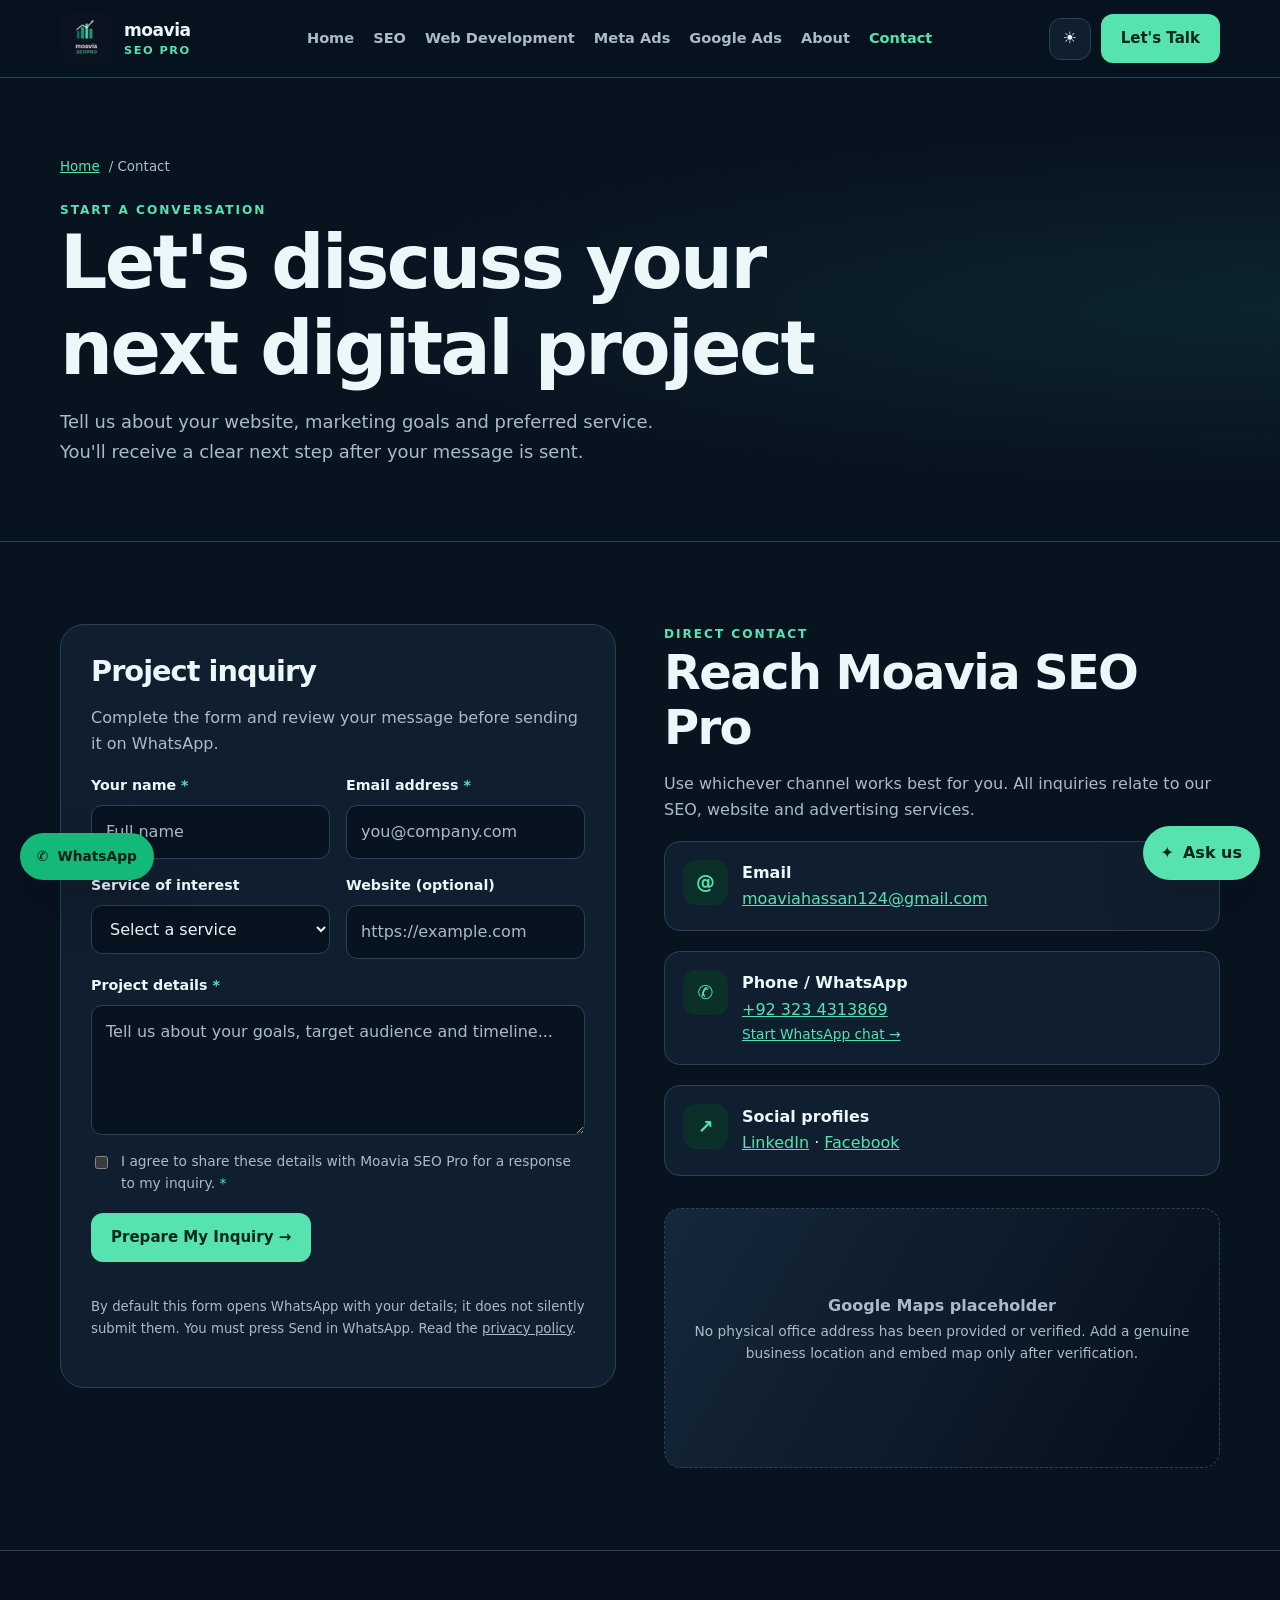
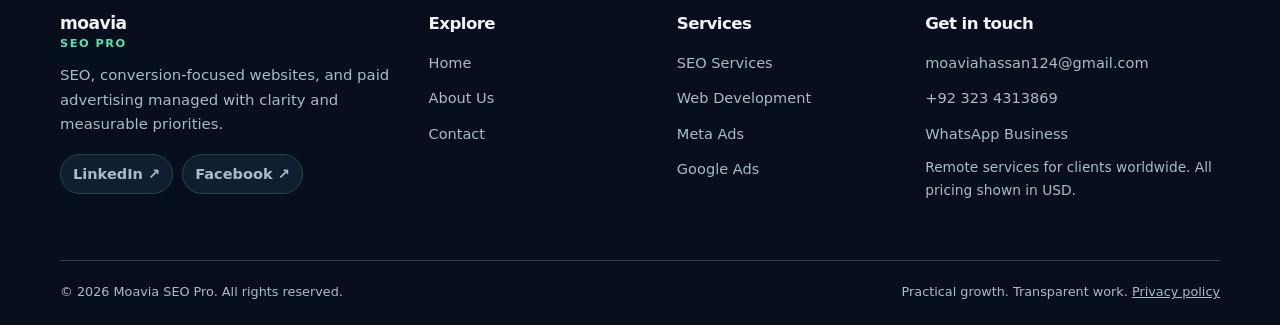
<file: contact.html>
<!doctype html>
<html lang="en" data-theme="dark">
<head>
  <meta charset="utf-8">
  <meta name="viewport" content="width=device-width,initial-scale=1">
  <meta name="theme-color" content="#081320">
  <meta name="robots" content="index,follow,max-image-preview:large">
  <title>Contact Moavia SEO Pro | SEO, Websites &amp; Ads Inquiry</title>
  <meta name="description" content="Contact Moavia SEO Pro about SEO, WordPress websites, Meta Ads and Google Ads. Email moaviahassan124@gmail.com or WhatsApp +92 323 4313869.">
  <link rel="canonical" href="https://mmoavia7861.github.io/moaviaseopro/contact.html">
  <link rel="icon" type="image/png" href="assets/images/favicon.png">
  <meta property="og:type" content="website">
  <meta property="og:site_name" content="Moavia SEO Pro">
  <meta property="og:title" content="Contact Moavia SEO Pro | SEO, Websites &amp; Ads Inquiry">
  <meta property="og:description" content="Contact Moavia SEO Pro about SEO, WordPress websites, Meta Ads and Google Ads. Email moaviahassan124@gmail.com or WhatsApp +92 323 4313869.">
  <meta property="og:url" content="https://mmoavia7861.github.io/moaviaseopro/contact.html">
  <meta property="og:image" content="https://mmoavia7861.github.io/moaviaseopro/assets/images/moavia-logo-256.png">
  <meta property="og:image:alt" content="Moavia SEO Pro digital marketing logo">
  <meta name="twitter:card" content="summary_large_image">
  <meta name="twitter:title" content="Contact Moavia SEO Pro | SEO, Websites &amp; Ads Inquiry">
  <meta name="twitter:description" content="Contact Moavia SEO Pro about SEO, WordPress websites, Meta Ads and Google Ads. Email moaviahassan124@gmail.com or WhatsApp +92 323 4313869.">
  <meta name="twitter:image" content="https://mmoavia7861.github.io/moaviaseopro/assets/images/moavia-logo-256.png">
  <link rel="preload" href="assets/css/styles.css" as="style">
  <link rel="stylesheet" href="assets/css/styles.css">
  <!-- Structured data: edit business details only with verified information. -->
  <script type="application/ld+json">{
  "@context": "https://schema.org",
  "@graph": [
    {
      "@type": "Organization",
      "@id": "https://mmoavia7861.github.io/moaviaseopro/#organization",
      "name": "Moavia SEO Pro",
      "url": "https://mmoavia7861.github.io/moaviaseopro/",
      "logo": {
        "@type": "ImageObject",
        "url": "https://mmoavia7861.github.io/moaviaseopro/assets/images/moavia-logo-256.png"
      },
      "email": "moaviahassan124@gmail.com",
      "sameAs": [
        "https://www.linkedin.com/in/moavia-hassan-seo/",
        "https://www.facebook.com/profile.php?id=61594226902693"
      ]
    },
    {
      "@type": [
        "ProfessionalService",
        "LocalBusiness"
      ],
      "@id": "https://mmoavia7861.github.io/moaviaseopro/#professional-service",
      "name": "Moavia SEO Pro",
      "url": "https://mmoavia7861.github.io/moaviaseopro/",
      "image": "https://mmoavia7861.github.io/moaviaseopro/assets/images/moavia-logo-256.png",
      "telephone": "+923234313869",
      "email": "moaviahassan124@gmail.com",
      "priceRange": "$$",
      "areaServed": {
        "@type": "Place",
        "name": "Worldwide"
      },
      "parentOrganization": {
        "@id": "https://mmoavia7861.github.io/moaviaseopro/#organization"
      },
      "hasOfferCatalog": {
        "@type": "OfferCatalog",
        "name": "Digital Marketing and Web Services",
        "itemListElement": [
          {
            "@type": "OfferCatalog",
            "name": "SEO Services",
            "url": "https://mmoavia7861.github.io/moaviaseopro/services/seo.html"
          },
          {
            "@type": "OfferCatalog",
            "name": "Web Development",
            "url": "https://mmoavia7861.github.io/moaviaseopro/services/web-development.html"
          },
          {
            "@type": "OfferCatalog",
            "name": "Meta Ads",
            "url": "https://mmoavia7861.github.io/moaviaseopro/services/meta-ads.html"
          },
          {
            "@type": "OfferCatalog",
            "name": "Google Ads",
            "url": "https://mmoavia7861.github.io/moaviaseopro/services/google-ads.html"
          }
        ]
      }
    },
    {
      "@type": "WebPage",
      "@id": "https://mmoavia7861.github.io/moaviaseopro/contact.html#webpage",
      "url": "https://mmoavia7861.github.io/moaviaseopro/contact.html",
      "name": "Contact Moavia SEO Pro",
      "isPartOf": {
        "@id": "https://mmoavia7861.github.io/moaviaseopro/#website"
      },
      "about": {
        "@id": "https://mmoavia7861.github.io/moaviaseopro/#professional-service"
      }
    },
    {
      "@type": "WebSite",
      "@id": "https://mmoavia7861.github.io/moaviaseopro/#website",
      "url": "https://mmoavia7861.github.io/moaviaseopro/",
      "name": "Moavia SEO Pro",
      "publisher": {
        "@id": "https://mmoavia7861.github.io/moaviaseopro/#organization"
      }
    },
    {
      "@type": "ContactPoint",
      "contactType": "customer service",
      "telephone": "+923234313869",
      "email": "moaviahassan124@gmail.com",
      "availableLanguage": [
        "English",
        "Urdu"
      ]
    }
  ]
}</script>
  <script src="assets/js/main.js" defer></script>
</head>
<body>
<a class="skip-link" href="#main-content">Skip to main content</a>
<header class="site-header">
  <div class="container nav-shell">
    <a class="brand" href="index.html" aria-label="Moavia SEO Pro home">
      <img src="assets/images/moavia-logo.webp" alt="Moavia SEO Pro logo" width="53" height="53" decoding="async">
      <span class="brand-name">moavia<span>SEO PRO</span></span>
    </a>
    <nav class="nav-links" id="primary-navigation" data-nav-links aria-label="Primary navigation">
      <a href="index.html">Home</a>
      <a href="services/seo.html">SEO</a>
      <a href="services/web-development.html">Web Development</a>
      <a href="services/meta-ads.html">Meta Ads</a>
      <a href="services/google-ads.html">Google Ads</a>
      <a href="about.html">About</a>
      <a href="contact.html" aria-current="page">Contact</a>
      <a class="btn btn-primary nav-cta" href="contact.html">Get Free Consultation</a>
    </nav>
    <div class="nav-actions">
      <button class="icon-btn" type="button" data-theme-toggle title="Light theme" aria-label="Switch to light theme">☀</button>
      <a class="btn btn-primary" href="contact.html">Let's Talk</a>
      <button class="icon-btn menu-toggle" type="button" aria-label="Toggle menu" aria-controls="primary-navigation" aria-expanded="false" data-menu-toggle>☰</button>
    </div>
  </div>
</header>
<main id="main-content">
<section class="page-hero"><div class="container"><nav class="breadcrumb" aria-label="Breadcrumb"><a href="index.html">Home</a> / Contact</nav><div class="eyebrow">Start a conversation</div><h1>Let's discuss your next digital project</h1><p class="lead">Tell us about your website, marketing goals and preferred service. You'll receive a clear next step after your message is sent.</p></div></section>
<section class="section"><div class="container split" style="align-items:start"><div class="form-panel"><h2 style="font-size:1.8rem">Project inquiry</h2><p class="text-muted">Complete the form and review your message before sending it on WhatsApp.</p><form id="contact-form" name="contact-form" method="POST" action="/" data-netlify="true" netlify-honeypot="bot-field" data-lead-form>
  <input type="hidden" name="form-name" value="contact-form">
  <p class="sr-only"><label>Leave this blank: <input name="bot-field" tabindex="-1" autocomplete="off"></label></p>
  <div class="form-grid"><div class="form-field"><label for="contact-form-name">Your name <span class="required">*</span></label><input id="contact-form-name" name="name" autocomplete="name" maxlength="90" required placeholder="Full name"></div>
  <div class="form-field"><label for="contact-form-email">Email address <span class="required">*</span></label><input id="contact-form-email" type="email" name="email" autocomplete="email" maxlength="140" required placeholder="you@company.com"></div></div>
  <div class="form-grid"><div class="form-field"><label for="contact-form-service">Service of interest</label><select id="contact-form-service" name="service"><option value="Not specified">Select a service</option><option value="SEO Services">SEO Services</option><option value="Web Development">Web Development</option><option value="Meta Ads">Meta Ads</option><option value="Google Ads">Google Ads</option></select></div>
  <div class="form-field"><label for="contact-form-site">Website (optional)</label><input id="contact-form-site" name="website" type="url" placeholder="https://example.com" maxlength="250"></div></div>
  <div class="form-field"><label for="contact-form-message">Project details <span class="required">*</span></label><textarea id="contact-form-message" name="message" maxlength="2500" minlength="10" required placeholder="Tell us about your goals, target audience and timeline..."></textarea></div>
  <label class="checkbox-row"><input type="checkbox" name="consent" value="yes" required><span>I agree to share these details with Moavia SEO Pro for a response to my inquiry. <span class="required">*</span></span></label>
  <button class="btn btn-primary" type="submit">Prepare My Inquiry →</button><div class="form-status" aria-live="polite" role="status" data-form-status></div>
  <p class="policy-note">By default this form opens WhatsApp with your details; it does not silently submit them. You must press Send in WhatsApp. Read the <a href="privacy.html">privacy policy</a>.</p>
</form></div><div><div class="eyebrow">Direct contact</div><h2>Reach Moavia SEO Pro</h2><p class="text-muted">Use whichever channel works best for you. All inquiries relate to our SEO, website and advertising services.</p><div class="grid"><div class="contact-method"><span class="service-icon" aria-hidden="true">@</span><div><strong>Email</strong><a href="mailto:moaviahassan124@gmail.com">moaviahassan124@gmail.com</a></div></div><div class="contact-method"><span class="service-icon" aria-hidden="true">✆</span><div><strong>Phone / WhatsApp</strong><a href="tel:+923234313869">+92 323 4313869</a><p class="small mb-0"><a href="https://wa.me/923234313869" target="_blank" rel="noopener noreferrer">Start WhatsApp chat →</a></p></div></div><div class="contact-method"><span class="service-icon" aria-hidden="true">↗</span><div><strong>Social profiles</strong><a href="https://www.linkedin.com/in/moavia-hassan-seo/" target="_blank" rel="noopener noreferrer">LinkedIn</a> · <a href="https://www.facebook.com/profile.php?id=61594226902693" target="_blank" rel="noopener noreferrer">Facebook</a></div></div></div>
  <div class="map-placeholder mt-32"><div><strong>Google Maps placeholder</strong><p class="small">No physical office address has been provided or verified. Add a genuine business location and embed map only after verification.</p></div></div></div></div></section>
</main>
<footer class="site-footer">
  <div class="container">
    <div class="footer-grid">
      <div class="footer-brand"><div class="brand-name">moavia<span>SEO PRO</span></div>
        <p>SEO, conversion-focused websites, and paid advertising managed with clarity and measurable priorities.</p>
        <div class="chip-row"><a class="chip" href="https://www.linkedin.com/in/moavia-hassan-seo/" target="_blank" rel="noopener noreferrer">LinkedIn ↗</a><a class="chip" href="https://www.facebook.com/profile.php?id=61594226902693" target="_blank" rel="noopener noreferrer">Facebook ↗</a></div>
      </div>
      <div><h3>Explore</h3><ul>
        <li><a href="index.html">Home</a></li><li><a href="about.html">About Us</a></li><li><a href="contact.html">Contact</a></li>
      </ul></div>
      <div><h3>Services</h3><ul>
        <li><a href="services/seo.html">SEO Services</a></li><li><a href="services/web-development.html">Web Development</a></li><li><a href="services/meta-ads.html">Meta Ads</a></li><li><a href="services/google-ads.html">Google Ads</a></li>
      </ul></div>
      <div><h3>Get in touch</h3><ul>
        <li><a href="mailto:moaviahassan124@gmail.com">moaviahassan124@gmail.com</a></li><li><a href="tel:+923234313869">+92 323 4313869</a></li>
        <li><a href="https://wa.me/923234313869">WhatsApp Business</a></li>
      </ul><p class="small text-muted">Remote services for clients worldwide. All pricing shown in USD.</p></div>
    </div>
    <div class="footer-bottom"><span>© <span data-year>2026</span> Moavia SEO Pro. All rights reserved.</span>
      <span>Practical growth. Transparent work. <a href="privacy.html">Privacy policy</a></span></div>
  </div>
</footer>
<a class="floating-whatsapp" href="https://wa.me/923234313869?text=Hello%20Moavia%20SEO%20Pro%2C%20I%27d%20like%20to%20discuss%20a%20project." target="_blank" rel="noopener noreferrer" aria-label="Contact Moavia SEO Pro via WhatsApp"><span aria-hidden="true">✆</span> WhatsApp</a>
<button type="button" class="chat-launcher" data-chat-launcher aria-controls="support-chat" aria-expanded="false" aria-label="Open support assistant">✦ <span>Ask us</span></button>
<section id="support-chat" class="chat-panel" data-chat-panel aria-label="Automated support assistant" hidden>
  <div class="chat-head"><div><strong>Moavia SEO Pro Support</strong><small>Instant automated answers · not a live agent</small></div><button type="button" class="chat-close" data-chat-close aria-label="Close assistant">✕</button></div>
  <div class="chat-messages" data-chat-messages role="log" aria-live="polite" aria-relevant="additions"><div class="bubble bot">Hello! I can explain our SEO, website, Meta Ads and Google Ads services, starting rates, and how to contact us.</div></div>
  <div class="chat-suggestions" data-chat-suggestions><button type="button">SEO pricing</button><button type="button">Web development</button><button type="button">Meta Ads</button><button type="button">Google Ads</button></div>
  <form class="chat-form" data-chat-form><label for="chat-question" class="sr-only">Ask a question</label><input id="chat-question" data-chat-input maxlength="400" placeholder="Ask about a service…" required><button type="submit">Send</button></form>
  <div class="chat-bottom"><a href="https://wa.me/923234313869" target="_blank" rel="noopener noreferrer">Transfer to WhatsApp →</a><div class="text-muted">Scripted FAQs only. Do not share sensitive information.</div></div>
</section>
</body>
</html>
</file>
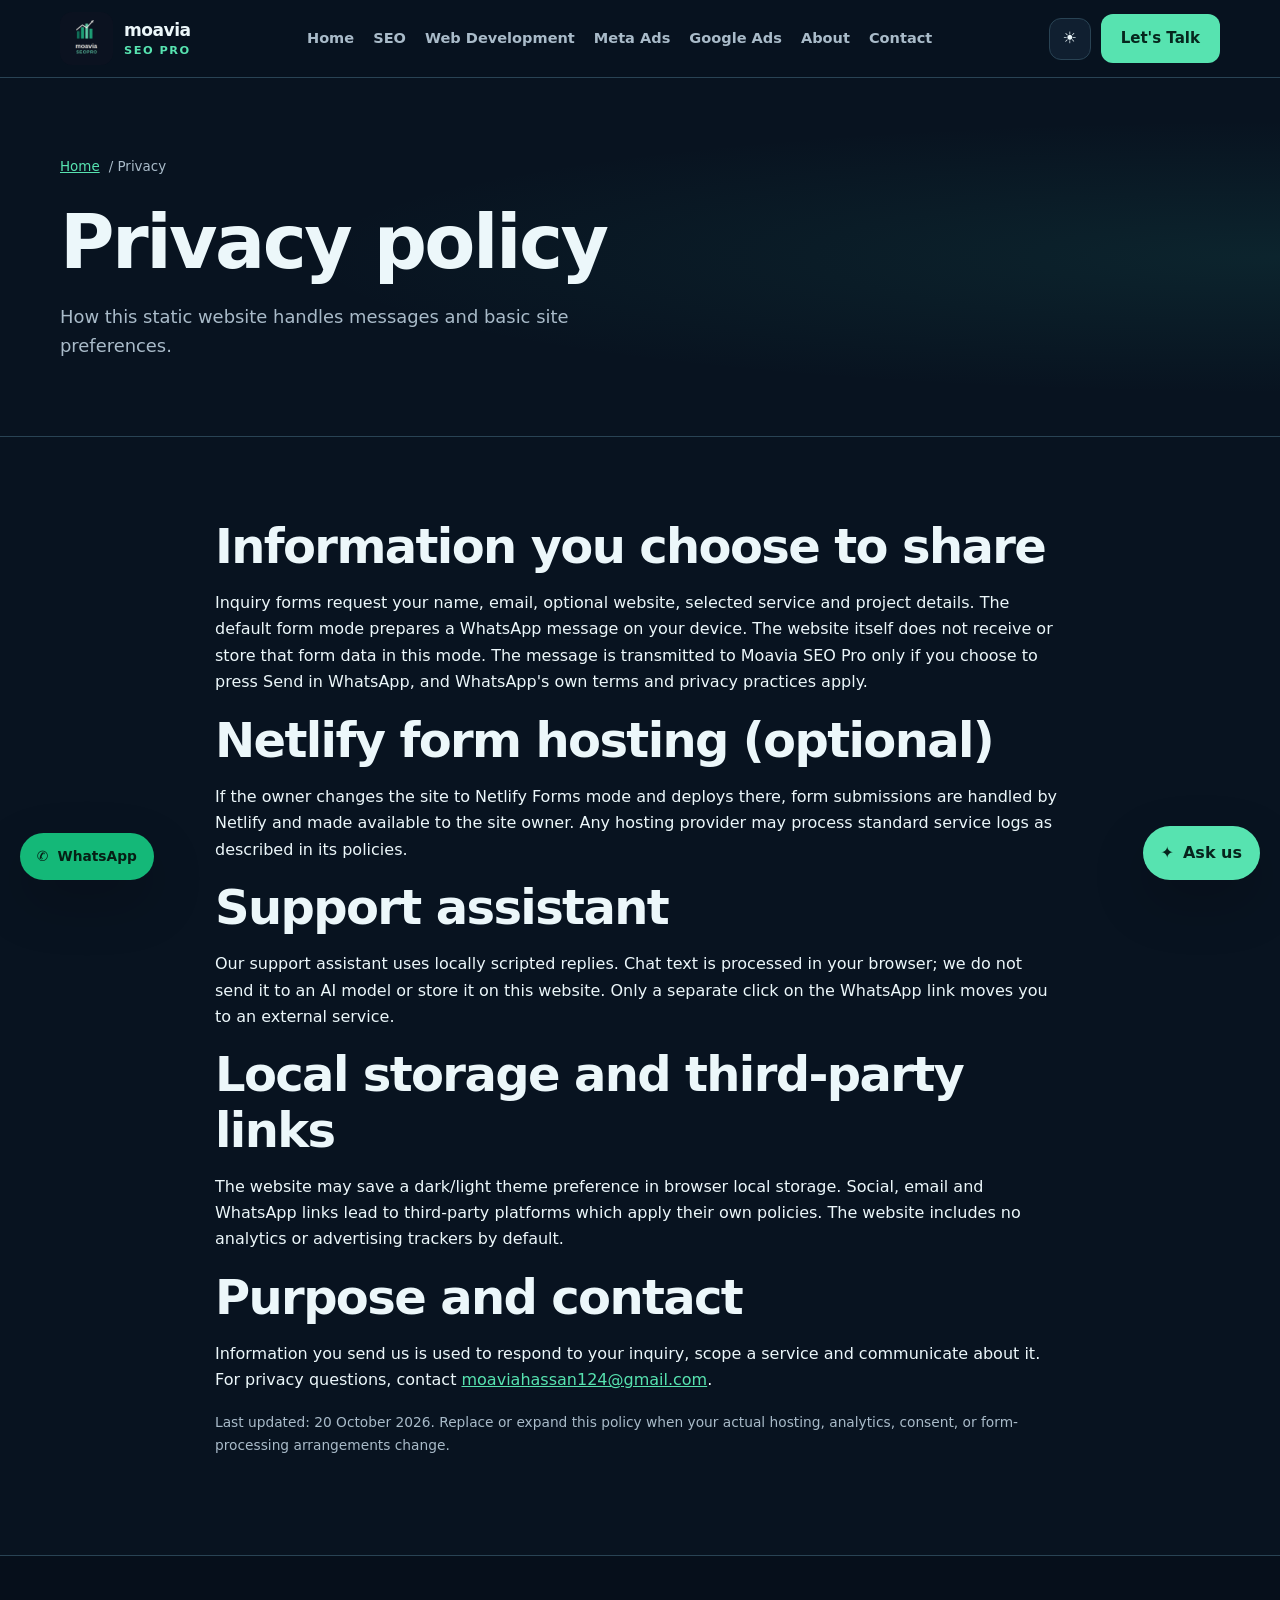
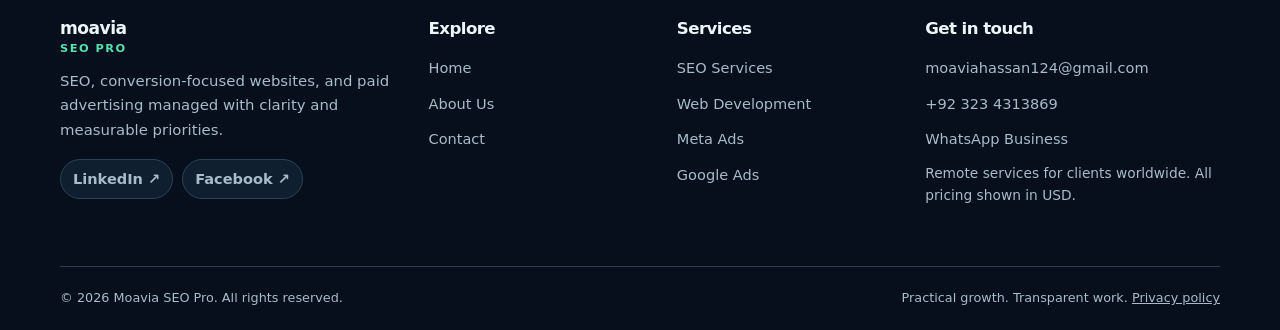
<file: privacy.html>
<!doctype html>
<html lang="en" data-theme="dark">
<head>
  <meta charset="utf-8">
  <meta name="viewport" content="width=device-width,initial-scale=1">
  <meta name="theme-color" content="#081320">
  <meta name="robots" content="index,follow,max-image-preview:large">
  <title>Privacy Policy | Moavia SEO Pro</title>
  <meta name="description" content="Read the Moavia SEO Pro privacy policy covering inquiry forms, the scripted support assistant, external links and theme preferences.">
  <link rel="canonical" href="https://mmoavia7861.github.io/moaviaseopro/privacy.html">
  <link rel="icon" type="image/png" href="assets/images/favicon.png">
  <meta property="og:type" content="website">
  <meta property="og:site_name" content="Moavia SEO Pro">
  <meta property="og:title" content="Privacy Policy | Moavia SEO Pro">
  <meta property="og:description" content="Read the Moavia SEO Pro privacy policy covering inquiry forms, the scripted support assistant, external links and theme preferences.">
  <meta property="og:url" content="https://mmoavia7861.github.io/moaviaseopro/privacy.html">
  <meta property="og:image" content="https://mmoavia7861.github.io/moaviaseopro/assets/images/moavia-logo-256.png">
  <meta property="og:image:alt" content="Moavia SEO Pro digital marketing logo">
  <meta name="twitter:card" content="summary_large_image">
  <meta name="twitter:title" content="Privacy Policy | Moavia SEO Pro">
  <meta name="twitter:description" content="Read the Moavia SEO Pro privacy policy covering inquiry forms, the scripted support assistant, external links and theme preferences.">
  <meta name="twitter:image" content="https://mmoavia7861.github.io/moaviaseopro/assets/images/moavia-logo-256.png">
  <link rel="preload" href="assets/css/styles.css" as="style">
  <link rel="stylesheet" href="assets/css/styles.css">
  <!-- Structured data: edit business details only with verified information. -->
  <script type="application/ld+json">{
  "@context": "https://schema.org",
  "@graph": [
    {
      "@type": "Organization",
      "@id": "https://mmoavia7861.github.io/moaviaseopro/#organization",
      "name": "Moavia SEO Pro",
      "url": "https://mmoavia7861.github.io/moaviaseopro/",
      "logo": {
        "@type": "ImageObject",
        "url": "https://mmoavia7861.github.io/moaviaseopro/assets/images/moavia-logo-256.png"
      },
      "email": "moaviahassan124@gmail.com",
      "sameAs": [
        "https://www.linkedin.com/in/moavia-hassan-seo/",
        "https://www.facebook.com/profile.php?id=61594226902693"
      ]
    },
    {
      "@type": [
        "ProfessionalService",
        "LocalBusiness"
      ],
      "@id": "https://mmoavia7861.github.io/moaviaseopro/#professional-service",
      "name": "Moavia SEO Pro",
      "url": "https://mmoavia7861.github.io/moaviaseopro/",
      "image": "https://mmoavia7861.github.io/moaviaseopro/assets/images/moavia-logo-256.png",
      "telephone": "+923234313869",
      "email": "moaviahassan124@gmail.com",
      "priceRange": "$$",
      "areaServed": {
        "@type": "Place",
        "name": "Worldwide"
      },
      "parentOrganization": {
        "@id": "https://mmoavia7861.github.io/moaviaseopro/#organization"
      },
      "hasOfferCatalog": {
        "@type": "OfferCatalog",
        "name": "Digital Marketing and Web Services",
        "itemListElement": [
          {
            "@type": "OfferCatalog",
            "name": "SEO Services",
            "url": "https://mmoavia7861.github.io/moaviaseopro/services/seo.html"
          },
          {
            "@type": "OfferCatalog",
            "name": "Web Development",
            "url": "https://mmoavia7861.github.io/moaviaseopro/services/web-development.html"
          },
          {
            "@type": "OfferCatalog",
            "name": "Meta Ads",
            "url": "https://mmoavia7861.github.io/moaviaseopro/services/meta-ads.html"
          },
          {
            "@type": "OfferCatalog",
            "name": "Google Ads",
            "url": "https://mmoavia7861.github.io/moaviaseopro/services/google-ads.html"
          }
        ]
      }
    },
    {
      "@type": "WebPage",
      "@id": "https://mmoavia7861.github.io/moaviaseopro/privacy.html#webpage",
      "url": "https://mmoavia7861.github.io/moaviaseopro/privacy.html",
      "name": "Privacy Policy | Moavia SEO Pro",
      "isPartOf": {
        "@id": "https://mmoavia7861.github.io/moaviaseopro/#website"
      },
      "about": {
        "@id": "https://mmoavia7861.github.io/moaviaseopro/#professional-service"
      }
    },
    {
      "@type": "WebSite",
      "@id": "https://mmoavia7861.github.io/moaviaseopro/#website",
      "url": "https://mmoavia7861.github.io/moaviaseopro/",
      "name": "Moavia SEO Pro",
      "publisher": {
        "@id": "https://mmoavia7861.github.io/moaviaseopro/#organization"
      }
    }
  ]
}</script>
  <script src="assets/js/main.js" defer></script>
</head>
<body>
<a class="skip-link" href="#main-content">Skip to main content</a>
<header class="site-header">
  <div class="container nav-shell">
    <a class="brand" href="index.html" aria-label="Moavia SEO Pro home">
      <img src="assets/images/moavia-logo.webp" alt="Moavia SEO Pro logo" width="53" height="53" decoding="async">
      <span class="brand-name">moavia<span>SEO PRO</span></span>
    </a>
    <nav class="nav-links" id="primary-navigation" data-nav-links aria-label="Primary navigation">
      <a href="index.html">Home</a>
      <a href="services/seo.html">SEO</a>
      <a href="services/web-development.html">Web Development</a>
      <a href="services/meta-ads.html">Meta Ads</a>
      <a href="services/google-ads.html">Google Ads</a>
      <a href="about.html">About</a>
      <a href="contact.html">Contact</a>
      <a class="btn btn-primary nav-cta" href="contact.html">Get Free Consultation</a>
    </nav>
    <div class="nav-actions">
      <button class="icon-btn" type="button" data-theme-toggle title="Light theme" aria-label="Switch to light theme">☀</button>
      <a class="btn btn-primary" href="contact.html">Let's Talk</a>
      <button class="icon-btn menu-toggle" type="button" aria-label="Toggle menu" aria-controls="primary-navigation" aria-expanded="false" data-menu-toggle>☰</button>
    </div>
  </div>
</header>
<main id="main-content">
<section class="page-hero"><div class="container"><nav class="breadcrumb" aria-label="Breadcrumb"><a href="index.html">Home</a> / Privacy</nav><h1>Privacy policy</h1><p class="lead">How this static website handles messages and basic site preferences.</p></div></section>
<section class="section"><div class="container" style="max-width:850px"><h2>Information you choose to share</h2><p>Inquiry forms request your name, email, optional website, selected service and project details. The default form mode prepares a WhatsApp message on your device. The website itself does not receive or store that form data in this mode. The message is transmitted to Moavia SEO Pro only if you choose to press Send in WhatsApp, and WhatsApp's own terms and privacy practices apply.</p><h2>Netlify form hosting (optional)</h2><p>If the owner changes the site to Netlify Forms mode and deploys there, form submissions are handled by Netlify and made available to the site owner. Any hosting provider may process standard service logs as described in its policies.</p><h2>Support assistant</h2><p>Our support assistant uses locally scripted replies. Chat text is processed in your browser; we do not send it to an AI model or store it on this website. Only a separate click on the WhatsApp link moves you to an external service.</p><h2>Local storage and third-party links</h2><p>The website may save a dark/light theme preference in browser local storage. Social, email and WhatsApp links lead to third-party platforms which apply their own policies. The website includes no analytics or advertising trackers by default.</p><h2>Purpose and contact</h2><p>Information you send us is used to respond to your inquiry, scope a service and communicate about it. For privacy questions, contact <a class="text-accent" href="mailto:moaviahassan124@gmail.com">moaviahassan124@gmail.com</a>.</p><p class="small text-muted">Last updated: 20 October 2026. Replace or expand this policy when your actual hosting, analytics, consent, or form-processing arrangements change.</p></div></section>
</main>
<footer class="site-footer">
  <div class="container">
    <div class="footer-grid">
      <div class="footer-brand"><div class="brand-name">moavia<span>SEO PRO</span></div>
        <p>SEO, conversion-focused websites, and paid advertising managed with clarity and measurable priorities.</p>
        <div class="chip-row"><a class="chip" href="https://www.linkedin.com/in/moavia-hassan-seo/" target="_blank" rel="noopener noreferrer">LinkedIn ↗</a><a class="chip" href="https://www.facebook.com/profile.php?id=61594226902693" target="_blank" rel="noopener noreferrer">Facebook ↗</a></div>
      </div>
      <div><h3>Explore</h3><ul>
        <li><a href="index.html">Home</a></li><li><a href="about.html">About Us</a></li><li><a href="contact.html">Contact</a></li>
      </ul></div>
      <div><h3>Services</h3><ul>
        <li><a href="services/seo.html">SEO Services</a></li><li><a href="services/web-development.html">Web Development</a></li><li><a href="services/meta-ads.html">Meta Ads</a></li><li><a href="services/google-ads.html">Google Ads</a></li>
      </ul></div>
      <div><h3>Get in touch</h3><ul>
        <li><a href="mailto:moaviahassan124@gmail.com">moaviahassan124@gmail.com</a></li><li><a href="tel:+923234313869">+92 323 4313869</a></li>
        <li><a href="https://wa.me/923234313869">WhatsApp Business</a></li>
      </ul><p class="small text-muted">Remote services for clients worldwide. All pricing shown in USD.</p></div>
    </div>
    <div class="footer-bottom"><span>© <span data-year>2026</span> Moavia SEO Pro. All rights reserved.</span>
      <span>Practical growth. Transparent work. <a href="privacy.html">Privacy policy</a></span></div>
  </div>
</footer>
<a class="floating-whatsapp" href="https://wa.me/923234313869?text=Hello%20Moavia%20SEO%20Pro%2C%20I%27d%20like%20to%20discuss%20a%20project." target="_blank" rel="noopener noreferrer" aria-label="Contact Moavia SEO Pro via WhatsApp"><span aria-hidden="true">✆</span> WhatsApp</a>
<button type="button" class="chat-launcher" data-chat-launcher aria-controls="support-chat" aria-expanded="false" aria-label="Open support assistant">✦ <span>Ask us</span></button>
<section id="support-chat" class="chat-panel" data-chat-panel aria-label="Automated support assistant" hidden>
  <div class="chat-head"><div><strong>Moavia SEO Pro Support</strong><small>Instant automated answers · not a live agent</small></div><button type="button" class="chat-close" data-chat-close aria-label="Close assistant">✕</button></div>
  <div class="chat-messages" data-chat-messages role="log" aria-live="polite" aria-relevant="additions"><div class="bubble bot">Hello! I can explain our SEO, website, Meta Ads and Google Ads services, starting rates, and how to contact us.</div></div>
  <div class="chat-suggestions" data-chat-suggestions><button type="button">SEO pricing</button><button type="button">Web development</button><button type="button">Meta Ads</button><button type="button">Google Ads</button></div>
  <form class="chat-form" data-chat-form><label for="chat-question" class="sr-only">Ask a question</label><input id="chat-question" data-chat-input maxlength="400" placeholder="Ask about a service…" required><button type="submit">Send</button></form>
  <div class="chat-bottom"><a href="https://wa.me/923234313869" target="_blank" rel="noopener noreferrer">Transfer to WhatsApp →</a><div class="text-muted">Scripted FAQs only. Do not share sensitive information.</div></div>
</section>
</body>
</html>
</file>
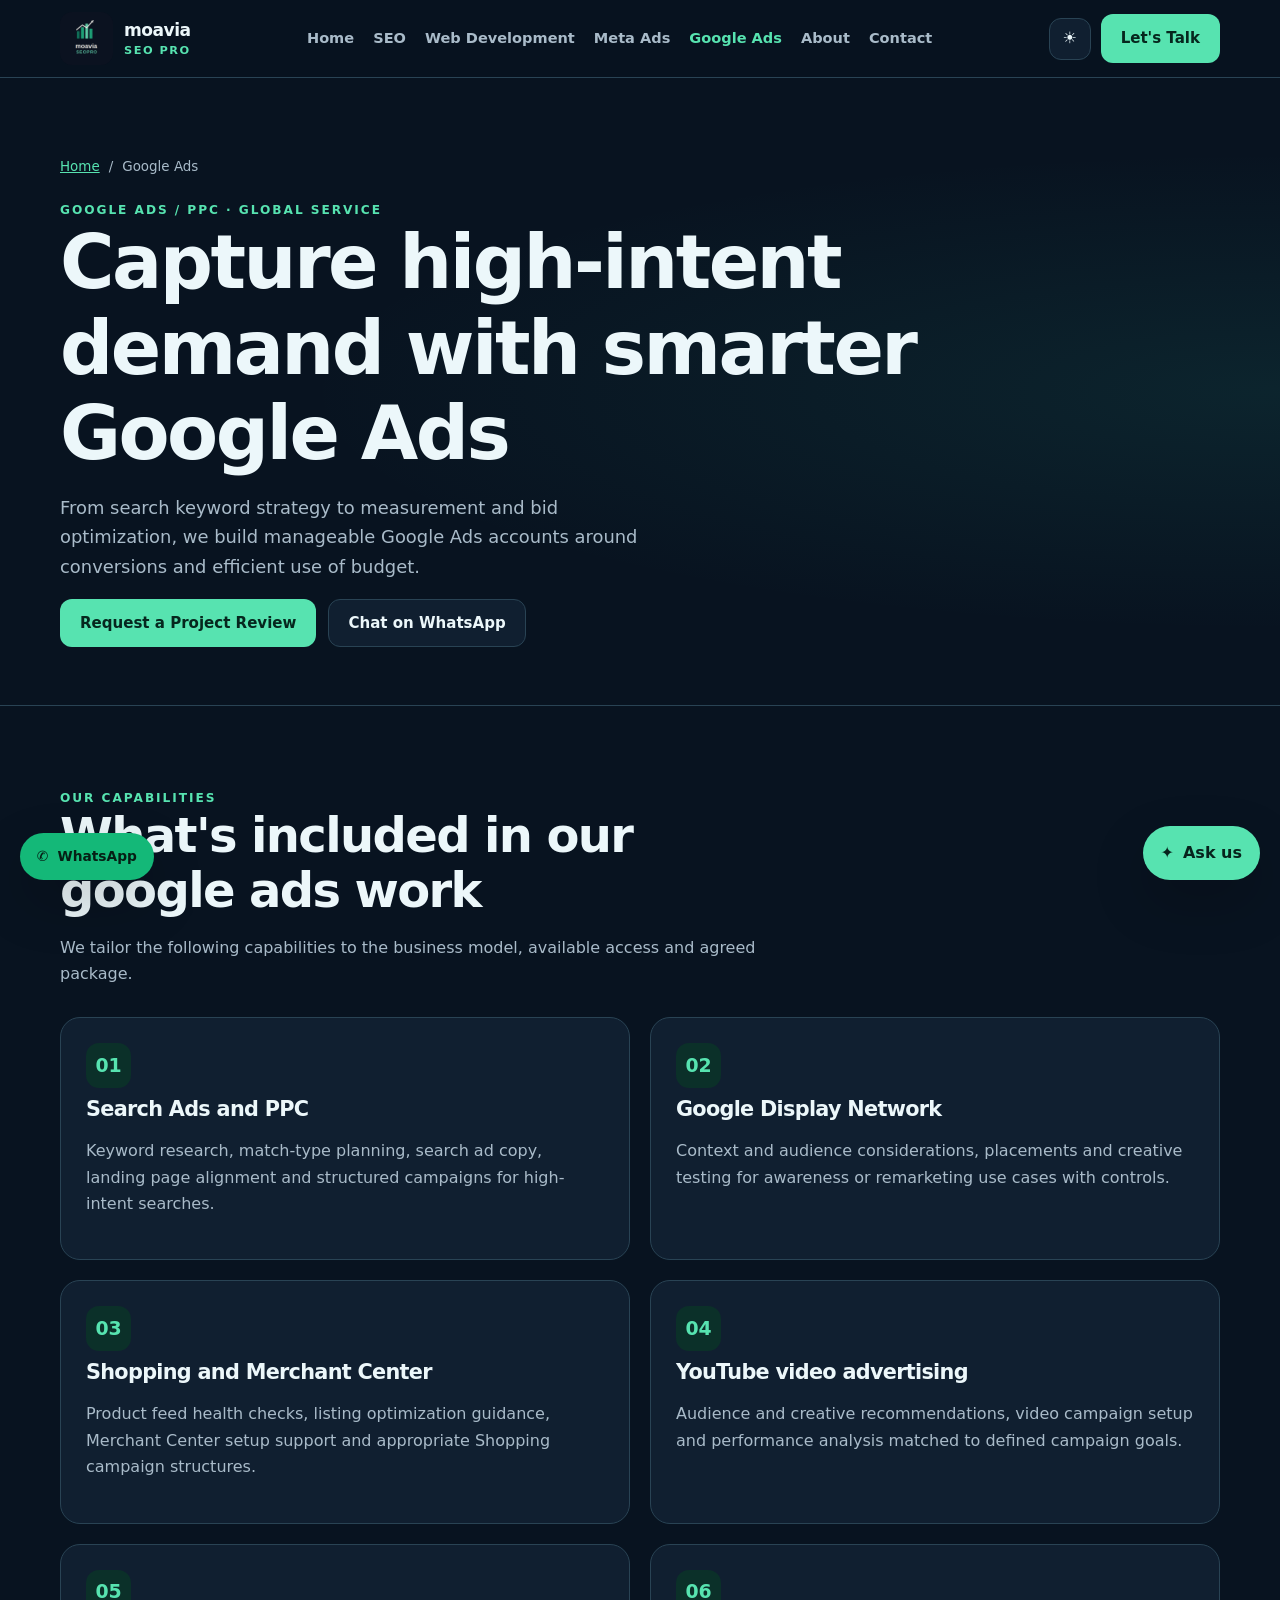
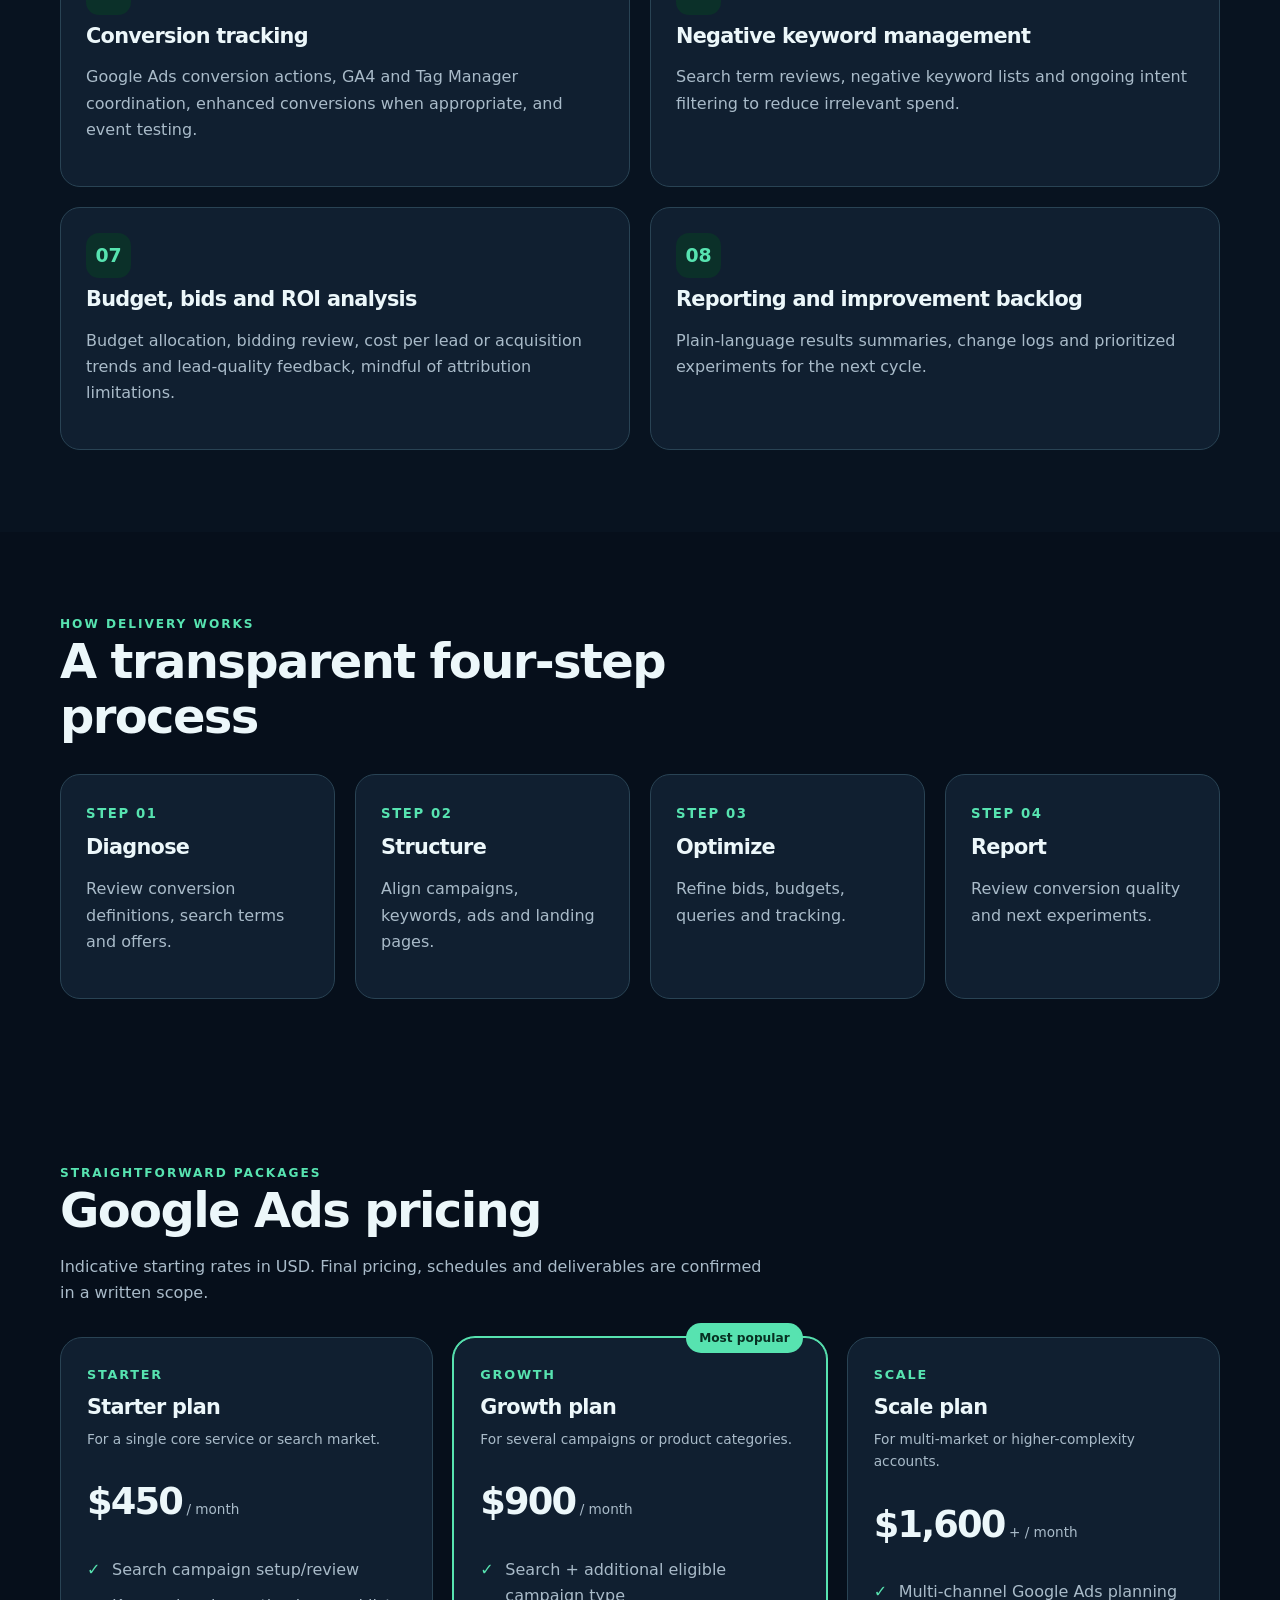
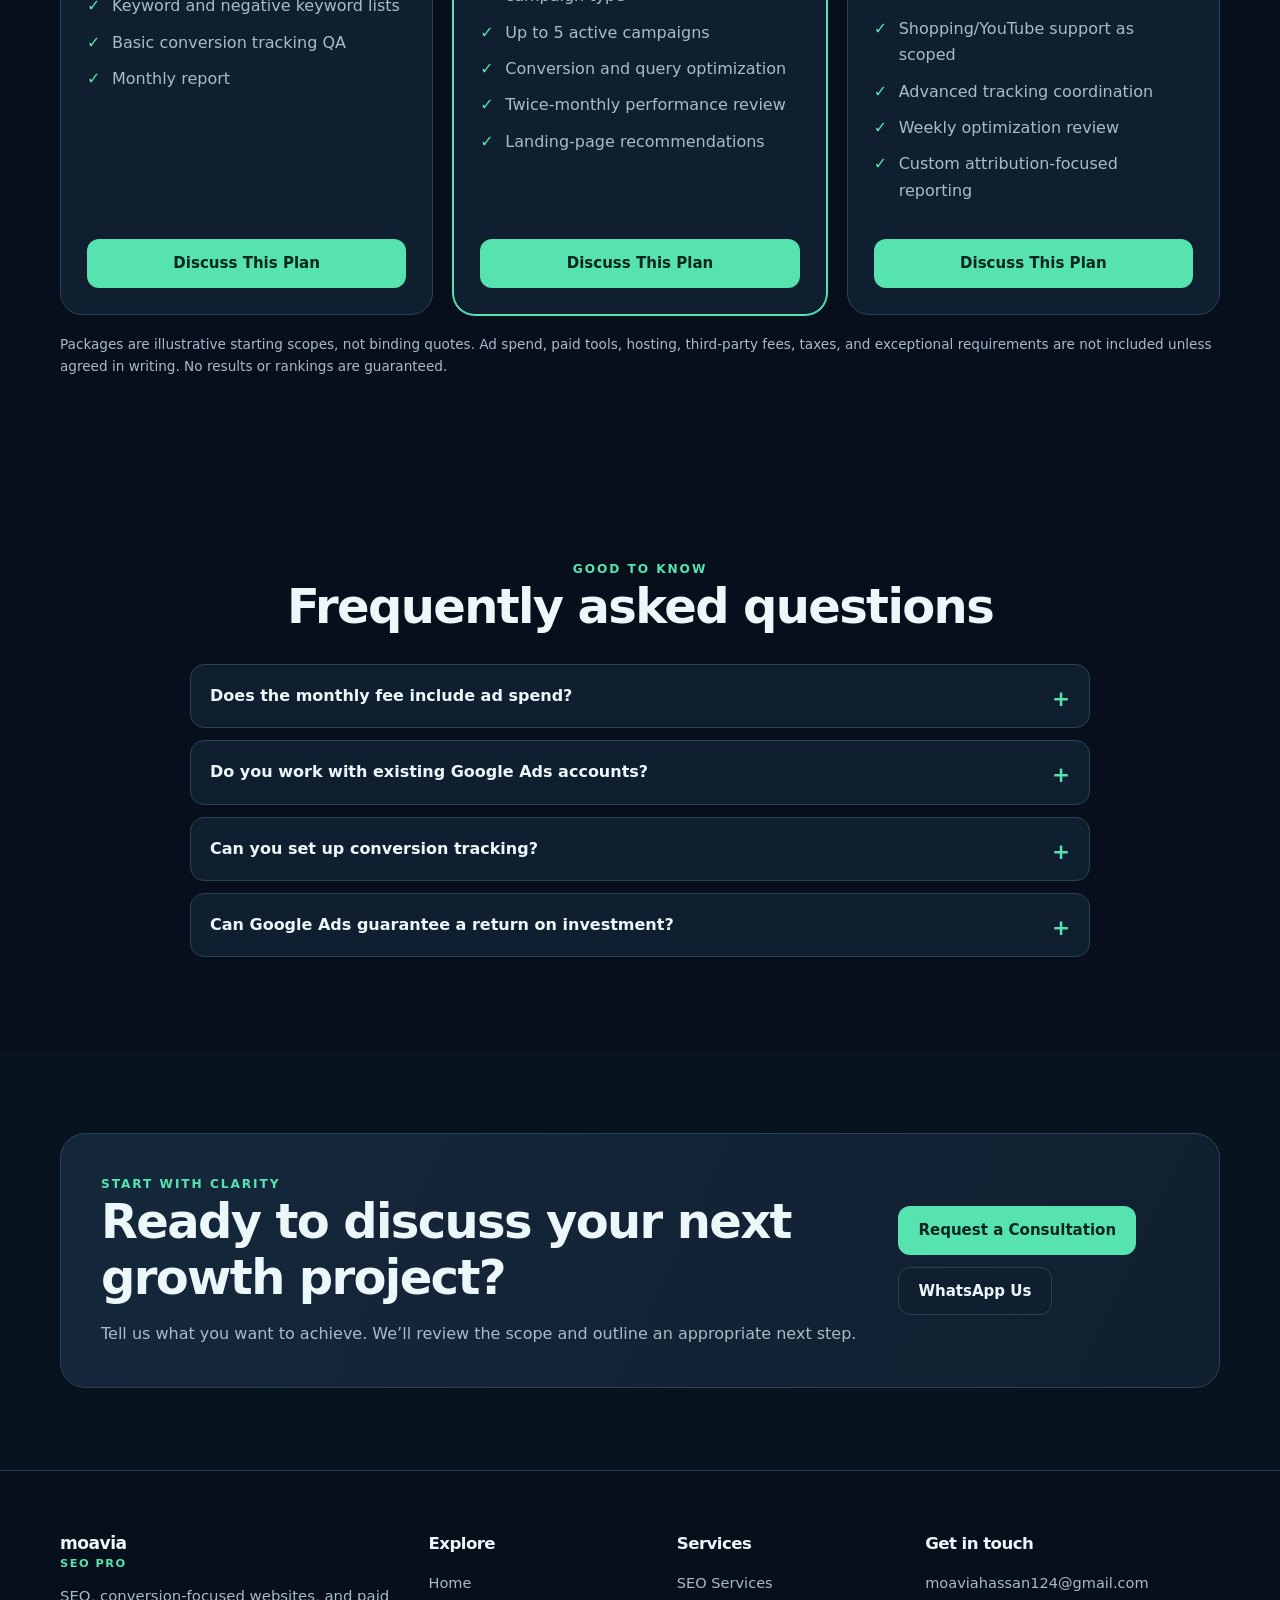
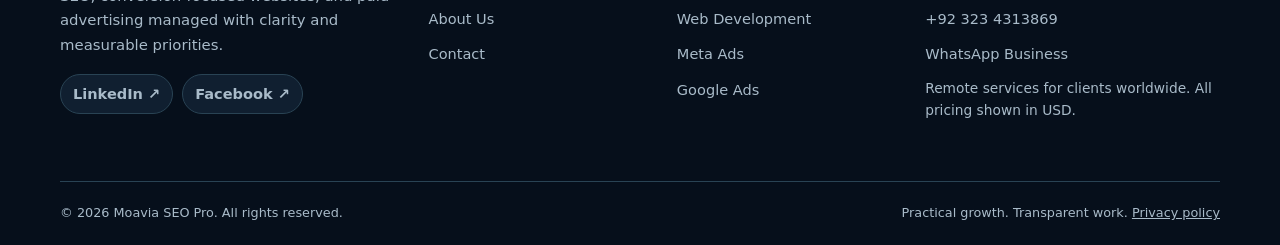
<file: services/google-ads.html>
<!doctype html>
<html lang="en" data-theme="dark">
<head>
  <meta charset="utf-8">
  <meta name="viewport" content="width=device-width,initial-scale=1">
  <meta name="theme-color" content="#081320">
  <meta name="robots" content="index,follow,max-image-preview:large">
  <title>Google Ads Management &amp; PPC Services | Moavia SEO Pro</title>
  <meta name="description" content="Google Search, Shopping, Display and YouTube Ads management, conversion tracking, keyword refinement and budget optimization. Transparent monthly packages.">
  <link rel="canonical" href="https://mmoavia7861.github.io/moaviaseopro/services/google-ads.html">
  <link rel="icon" type="image/png" href="../assets/images/favicon.png">
  <meta property="og:type" content="website">
  <meta property="og:site_name" content="Moavia SEO Pro">
  <meta property="og:title" content="Google Ads Management &amp; PPC Services | Moavia SEO Pro">
  <meta property="og:description" content="Google Search, Shopping, Display and YouTube Ads management, conversion tracking, keyword refinement and budget optimization. Transparent monthly packages.">
  <meta property="og:url" content="https://mmoavia7861.github.io/moaviaseopro/services/google-ads.html">
  <meta property="og:image" content="https://mmoavia7861.github.io/moaviaseopro/assets/images/moavia-logo-256.png">
  <meta property="og:image:alt" content="Moavia SEO Pro digital marketing logo">
  <meta name="twitter:card" content="summary_large_image">
  <meta name="twitter:title" content="Google Ads Management &amp; PPC Services | Moavia SEO Pro">
  <meta name="twitter:description" content="Google Search, Shopping, Display and YouTube Ads management, conversion tracking, keyword refinement and budget optimization. Transparent monthly packages.">
  <meta name="twitter:image" content="https://mmoavia7861.github.io/moaviaseopro/assets/images/moavia-logo-256.png">
  <link rel="preload" href="../assets/css/styles.css" as="style">
  <link rel="stylesheet" href="../assets/css/styles.css">
  <!-- Structured data: edit business details only with verified information. -->
  <script type="application/ld+json">{
  "@context": "https://schema.org",
  "@graph": [
    {
      "@type": "Organization",
      "@id": "https://mmoavia7861.github.io/moaviaseopro/#organization",
      "name": "Moavia SEO Pro",
      "url": "https://mmoavia7861.github.io/moaviaseopro/",
      "logo": {
        "@type": "ImageObject",
        "url": "https://mmoavia7861.github.io/moaviaseopro/assets/images/moavia-logo-256.png"
      },
      "email": "moaviahassan124@gmail.com",
      "sameAs": [
        "https://www.linkedin.com/in/moavia-hassan-seo/",
        "https://www.facebook.com/profile.php?id=61594226902693"
      ]
    },
    {
      "@type": [
        "ProfessionalService",
        "LocalBusiness"
      ],
      "@id": "https://mmoavia7861.github.io/moaviaseopro/#professional-service",
      "name": "Moavia SEO Pro",
      "url": "https://mmoavia7861.github.io/moaviaseopro/",
      "image": "https://mmoavia7861.github.io/moaviaseopro/assets/images/moavia-logo-256.png",
      "telephone": "+923234313869",
      "email": "moaviahassan124@gmail.com",
      "priceRange": "$$",
      "areaServed": {
        "@type": "Place",
        "name": "Worldwide"
      },
      "parentOrganization": {
        "@id": "https://mmoavia7861.github.io/moaviaseopro/#organization"
      },
      "hasOfferCatalog": {
        "@type": "OfferCatalog",
        "name": "Digital Marketing and Web Services",
        "itemListElement": [
          {
            "@type": "OfferCatalog",
            "name": "SEO Services",
            "url": "https://mmoavia7861.github.io/moaviaseopro/services/seo.html"
          },
          {
            "@type": "OfferCatalog",
            "name": "Web Development",
            "url": "https://mmoavia7861.github.io/moaviaseopro/services/web-development.html"
          },
          {
            "@type": "OfferCatalog",
            "name": "Meta Ads",
            "url": "https://mmoavia7861.github.io/moaviaseopro/services/meta-ads.html"
          },
          {
            "@type": "OfferCatalog",
            "name": "Google Ads",
            "url": "https://mmoavia7861.github.io/moaviaseopro/services/google-ads.html"
          }
        ]
      }
    },
    {
      "@type": "WebPage",
      "@id": "https://mmoavia7861.github.io/moaviaseopro/services/google-ads.html#webpage",
      "url": "https://mmoavia7861.github.io/moaviaseopro/services/google-ads.html",
      "name": "Google Ads Management & PPC Services | Moavia SEO Pro",
      "isPartOf": {
        "@id": "https://mmoavia7861.github.io/moaviaseopro/#website"
      },
      "about": {
        "@id": "https://mmoavia7861.github.io/moaviaseopro/#professional-service"
      }
    },
    {
      "@type": "WebSite",
      "@id": "https://mmoavia7861.github.io/moaviaseopro/#website",
      "url": "https://mmoavia7861.github.io/moaviaseopro/",
      "name": "Moavia SEO Pro",
      "publisher": {
        "@id": "https://mmoavia7861.github.io/moaviaseopro/#organization"
      }
    },
    {
      "@type": "Service",
      "@id": "https://mmoavia7861.github.io/moaviaseopro/services/google-ads.html#service",
      "name": "Google Ads",
      "serviceType": "Google Ads / PPC",
      "description": "From search keyword strategy to measurement and bid optimization, we build manageable Google Ads accounts around conversions and efficient use of budget.",
      "provider": {
        "@id": "https://mmoavia7861.github.io/moaviaseopro/#professional-service"
      },
      "areaServed": {
        "@type": "Place",
        "name": "Worldwide"
      },
      "offers": [
        {
          "@type": "Offer",
          "name": "Starter",
          "priceCurrency": "USD",
          "price": "450",
          "url": "https://mmoavia7861.github.io/moaviaseopro/services/google-ads.html"
        },
        {
          "@type": "Offer",
          "name": "Growth",
          "priceCurrency": "USD",
          "price": "900",
          "url": "https://mmoavia7861.github.io/moaviaseopro/services/google-ads.html"
        },
        {
          "@type": "Offer",
          "name": "Scale",
          "priceCurrency": "USD",
          "price": "1600",
          "url": "https://mmoavia7861.github.io/moaviaseopro/services/google-ads.html"
        }
      ]
    },
    {
      "@type": "BreadcrumbList",
      "itemListElement": [
        {
          "@type": "ListItem",
          "position": 1,
          "name": "Home",
          "item": "https://mmoavia7861.github.io/moaviaseopro/"
        },
        {
          "@type": "ListItem",
          "position": 2,
          "name": "Google Ads",
          "item": "https://mmoavia7861.github.io/moaviaseopro/services/google-ads.html"
        }
      ]
    },
    {
      "@type": "FAQPage",
      "@id": "https://mmoavia7861.github.io/moaviaseopro/services/google-ads.html#faq",
      "mainEntity": [
        {
          "@type": "Question",
          "name": "Does the monthly fee include ad spend?",
          "acceptedAnswer": {
            "@type": "Answer",
            "text": "No. You pay Google directly for ad spend, separately from the management fee."
          }
        },
        {
          "@type": "Question",
          "name": "Do you work with existing Google Ads accounts?",
          "acceptedAnswer": {
            "@type": "Answer",
            "text": "Yes. We can audit, restructure and optimize existing accounts with appropriate access."
          }
        },
        {
          "@type": "Question",
          "name": "Can you set up conversion tracking?",
          "acceptedAnswer": {
            "@type": "Answer",
            "text": "Yes, subject to website permissions, analytics consent requirements and supported integrations."
          }
        },
        {
          "@type": "Question",
          "name": "Can Google Ads guarantee a return on investment?",
          "acceptedAnswer": {
            "@type": "Answer",
            "text": "No. Performance depends on commercial factors, campaign data, market competition, budgets and website conversion experience."
          }
        }
      ]
    }
  ]
}</script>
  <script src="../assets/js/main.js" defer></script>
</head>
<body>
<a class="skip-link" href="#main-content">Skip to main content</a>
<header class="site-header">
  <div class="container nav-shell">
    <a class="brand" href="../index.html" aria-label="Moavia SEO Pro home">
      <img src="../assets/images/moavia-logo.webp" alt="Moavia SEO Pro logo" width="53" height="53" decoding="async">
      <span class="brand-name">moavia<span>SEO PRO</span></span>
    </a>
    <nav class="nav-links" id="primary-navigation" data-nav-links aria-label="Primary navigation">
      <a href="../index.html">Home</a>
      <a href="../services/seo.html">SEO</a>
      <a href="../services/web-development.html">Web Development</a>
      <a href="../services/meta-ads.html">Meta Ads</a>
      <a href="../services/google-ads.html" aria-current="page">Google Ads</a>
      <a href="../about.html">About</a>
      <a href="../contact.html">Contact</a>
      <a class="btn btn-primary nav-cta" href="../contact.html">Get Free Consultation</a>
    </nav>
    <div class="nav-actions">
      <button class="icon-btn" type="button" data-theme-toggle title="Light theme" aria-label="Switch to light theme">☀</button>
      <a class="btn btn-primary" href="../contact.html">Let's Talk</a>
      <button class="icon-btn menu-toggle" type="button" aria-label="Toggle menu" aria-controls="primary-navigation" aria-expanded="false" data-menu-toggle>☰</button>
    </div>
  </div>
</header>
<main id="main-content">
<section class="page-hero"><div class="container"><nav aria-label="Breadcrumb" class="breadcrumb"><a href="../index.html">Home</a><span aria-hidden="true">/</span><span>Google Ads</span></nav><div class="eyebrow">Google Ads / PPC · Global service</div><h1>Capture high-intent demand with smarter Google Ads</h1><p class="lead">From search keyword strategy to measurement and bid optimization, we build manageable Google Ads accounts around conversions and efficient use of budget.</p><div class="cta-row"><a class="btn btn-primary" href="../contact.html">Request a Project Review</a><a class="btn btn-secondary" href="https://wa.me/923234313869" target="_blank" rel="noopener noreferrer">Chat on WhatsApp</a></div></div></section>
<section class="section" id="solutions"><div class="container"><div class="section-head"><div class="eyebrow">Our capabilities</div><h2>What's included in our google ads work</h2><p>We tailor the following capabilities to the business model, available access and agreed package.</p></div><div class="grid grid-2"><article class="card"><span class="service-icon" aria-hidden="true">01</span><h3>Search Ads and PPC</h3><p>Keyword research, match-type planning, search ad copy, landing page alignment and structured campaigns for high-intent searches.</p></article>
<article class="card"><span class="service-icon" aria-hidden="true">02</span><h3>Google Display Network</h3><p>Context and audience considerations, placements and creative testing for awareness or remarketing use cases with controls.</p></article>
<article class="card"><span class="service-icon" aria-hidden="true">03</span><h3>Shopping and Merchant Center</h3><p>Product feed health checks, listing optimization guidance, Merchant Center setup support and appropriate Shopping campaign structures.</p></article>
<article class="card"><span class="service-icon" aria-hidden="true">04</span><h3>YouTube video advertising</h3><p>Audience and creative recommendations, video campaign setup and performance analysis matched to defined campaign goals.</p></article>
<article class="card"><span class="service-icon" aria-hidden="true">05</span><h3>Conversion tracking</h3><p>Google Ads conversion actions, GA4 and Tag Manager coordination, enhanced conversions when appropriate, and event testing.</p></article>
<article class="card"><span class="service-icon" aria-hidden="true">06</span><h3>Negative keyword management</h3><p>Search term reviews, negative keyword lists and ongoing intent filtering to reduce irrelevant spend.</p></article>
<article class="card"><span class="service-icon" aria-hidden="true">07</span><h3>Budget, bids and ROI analysis</h3><p>Budget allocation, bidding review, cost per lead or acquisition trends and lead-quality feedback, mindful of attribution limitations.</p></article>
<article class="card"><span class="service-icon" aria-hidden="true">08</span><h3>Reporting and improvement backlog</h3><p>Plain-language results summaries, change logs and prioritized experiments for the next cycle.</p></article></div></div></section>
<section class="section section-muted"><div class="container"><div class="section-head"><div class="eyebrow">How delivery works</div><h2>A transparent four-step process</h2></div><div class="grid grid-4"><article class="card"><span class="step-number">STEP 01</span><h3>Diagnose</h3><p>Review conversion definitions, search terms and offers.</p></article>
<article class="card"><span class="step-number">STEP 02</span><h3>Structure</h3><p>Align campaigns, keywords, ads and landing pages.</p></article>
<article class="card"><span class="step-number">STEP 03</span><h3>Optimize</h3><p>Refine bids, budgets, queries and tracking.</p></article>
<article class="card"><span class="step-number">STEP 04</span><h3>Report</h3><p>Review conversion quality and next experiments.</p></article></div></div></section>
<section class="section section-muted" id="pricing"><div class="container"><div class="section-head"><div class="eyebrow">Straightforward packages</div><h2>Google Ads pricing</h2><p>Indicative starting rates in USD. Final pricing, schedules and deliverables are confirmed in a written scope.</p></div><div class="pricing-grid"><article class="price-card"><span class="price-label">Starter</span><h3>Starter plan</h3><p class="small text-muted">For a single core service or search market.</p><div class="price">$450<small> / month</small></div><ul class="check-list"><li>Search campaign setup/review</li><li>Keyword and negative keyword lists</li><li>Basic conversion tracking QA</li><li>Monthly report</li></ul><a class="btn btn-primary btn-block" href="../contact.html?service=Google Ads">Discuss This Plan</a></article><article class="price-card featured"><span class="tag">Most popular</span><span class="price-label">Growth</span><h3>Growth plan</h3><p class="small text-muted">For several campaigns or product categories.</p><div class="price">$900<small> / month</small></div><ul class="check-list"><li>Search + additional eligible campaign type</li><li>Up to 5 active campaigns</li><li>Conversion and query optimization</li><li>Twice-monthly performance review</li><li>Landing-page recommendations</li></ul><a class="btn btn-primary btn-block" href="../contact.html?service=Google Ads">Discuss This Plan</a></article><article class="price-card"><span class="price-label">Scale</span><h3>Scale plan</h3><p class="small text-muted">For multi-market or higher-complexity accounts.</p><div class="price">$1,600<small> + / month</small></div><ul class="check-list"><li>Multi-channel Google Ads planning</li><li>Shopping/YouTube support as scoped</li><li>Advanced tracking coordination</li><li>Weekly optimization review</li><li>Custom attribution-focused reporting</li></ul><a class="btn btn-primary btn-block" href="../contact.html?service=Google Ads">Discuss This Plan</a></article></div><p class="price-note">Packages are illustrative starting scopes, not binding quotes. Ad spend, paid tools, hosting, third-party fees, taxes, and exceptional requirements are not included unless agreed in writing. No results or rankings are guaranteed.</p></div></section><section class="section section-muted" id="faq"><div class="container"><div class="section-head align-center" style="margin-inline:auto"><div class="eyebrow">Good to know</div><h2>Frequently asked questions</h2></div><div class="faq-list"><details><summary>Does the monthly fee include ad spend?</summary><p>No. You pay Google directly for ad spend, separately from the management fee.</p></details>
<details><summary>Do you work with existing Google Ads accounts?</summary><p>Yes. We can audit, restructure and optimize existing accounts with appropriate access.</p></details>
<details><summary>Can you set up conversion tracking?</summary><p>Yes, subject to website permissions, analytics consent requirements and supported integrations.</p></details>
<details><summary>Can Google Ads guarantee a return on investment?</summary><p>No. Performance depends on commercial factors, campaign data, market competition, budgets and website conversion experience.</p></details></div></div></section><section class="section"><div class="container"><div class="cta-banner"><div><div class="eyebrow">Start with clarity</div><h2>Ready to discuss your next growth project?</h2><p class="text-muted mb-0">Tell us what you want to achieve. We’ll review the scope and outline an appropriate next step.</p></div><div class="cta-row"><a class="btn btn-primary" href="../contact.html">Request a Consultation</a><a class="btn btn-secondary" href="https://wa.me/923234313869" target="_blank" rel="noopener noreferrer">WhatsApp Us</a></div></div></div></section>
</main>
<footer class="site-footer">
  <div class="container">
    <div class="footer-grid">
      <div class="footer-brand"><div class="brand-name">moavia<span>SEO PRO</span></div>
        <p>SEO, conversion-focused websites, and paid advertising managed with clarity and measurable priorities.</p>
        <div class="chip-row"><a class="chip" href="https://www.linkedin.com/in/moavia-hassan-seo/" target="_blank" rel="noopener noreferrer">LinkedIn ↗</a><a class="chip" href="https://www.facebook.com/profile.php?id=61594226902693" target="_blank" rel="noopener noreferrer">Facebook ↗</a></div>
      </div>
      <div><h3>Explore</h3><ul>
        <li><a href="../index.html">Home</a></li><li><a href="../about.html">About Us</a></li><li><a href="../contact.html">Contact</a></li>
      </ul></div>
      <div><h3>Services</h3><ul>
        <li><a href="../services/seo.html">SEO Services</a></li><li><a href="../services/web-development.html">Web Development</a></li><li><a href="../services/meta-ads.html">Meta Ads</a></li><li><a href="../services/google-ads.html">Google Ads</a></li>
      </ul></div>
      <div><h3>Get in touch</h3><ul>
        <li><a href="mailto:moaviahassan124@gmail.com">moaviahassan124@gmail.com</a></li><li><a href="tel:+923234313869">+92 323 4313869</a></li>
        <li><a href="https://wa.me/923234313869">WhatsApp Business</a></li>
      </ul><p class="small text-muted">Remote services for clients worldwide. All pricing shown in USD.</p></div>
    </div>
    <div class="footer-bottom"><span>© <span data-year>2026</span> Moavia SEO Pro. All rights reserved.</span>
      <span>Practical growth. Transparent work. <a href="../privacy.html">Privacy policy</a></span></div>
  </div>
</footer>
<a class="floating-whatsapp" href="https://wa.me/923234313869?text=Hello%20Moavia%20SEO%20Pro%2C%20I%27d%20like%20to%20discuss%20a%20project." target="_blank" rel="noopener noreferrer" aria-label="Contact Moavia SEO Pro via WhatsApp"><span aria-hidden="true">✆</span> WhatsApp</a>
<button type="button" class="chat-launcher" data-chat-launcher aria-controls="support-chat" aria-expanded="false" aria-label="Open support assistant">✦ <span>Ask us</span></button>
<section id="support-chat" class="chat-panel" data-chat-panel aria-label="Automated support assistant" hidden>
  <div class="chat-head"><div><strong>Moavia SEO Pro Support</strong><small>Instant automated answers · not a live agent</small></div><button type="button" class="chat-close" data-chat-close aria-label="Close assistant">✕</button></div>
  <div class="chat-messages" data-chat-messages role="log" aria-live="polite" aria-relevant="additions"><div class="bubble bot">Hello! I can explain our SEO, website, Meta Ads and Google Ads services, starting rates, and how to contact us.</div></div>
  <div class="chat-suggestions" data-chat-suggestions><button type="button">SEO pricing</button><button type="button">Web development</button><button type="button">Meta Ads</button><button type="button">Google Ads</button></div>
  <form class="chat-form" data-chat-form><label for="chat-question" class="sr-only">Ask a question</label><input id="chat-question" data-chat-input maxlength="400" placeholder="Ask about a service…" required><button type="submit">Send</button></form>
  <div class="chat-bottom"><a href="https://wa.me/923234313869" target="_blank" rel="noopener noreferrer">Transfer to WhatsApp →</a><div class="text-muted">Scripted FAQs only. Do not share sensitive information.</div></div>
</section>
</body>
</html>
</file>
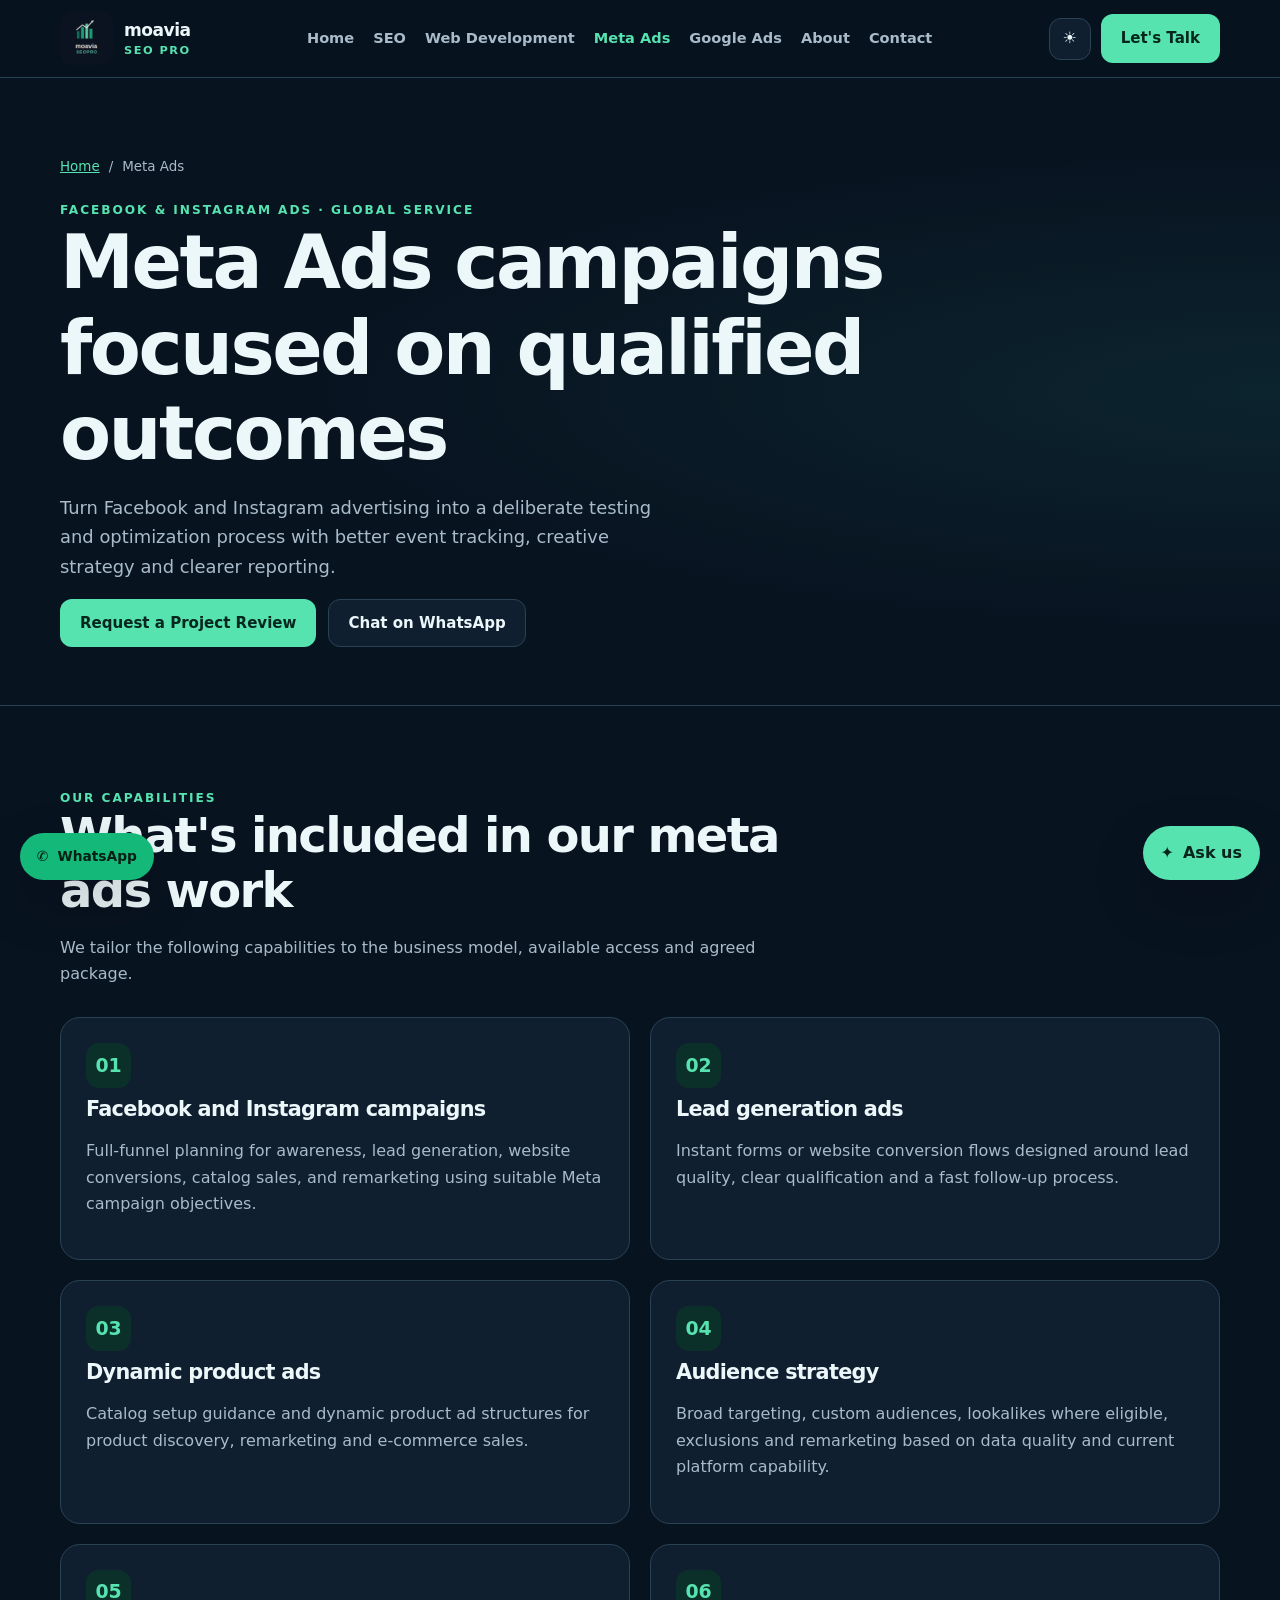
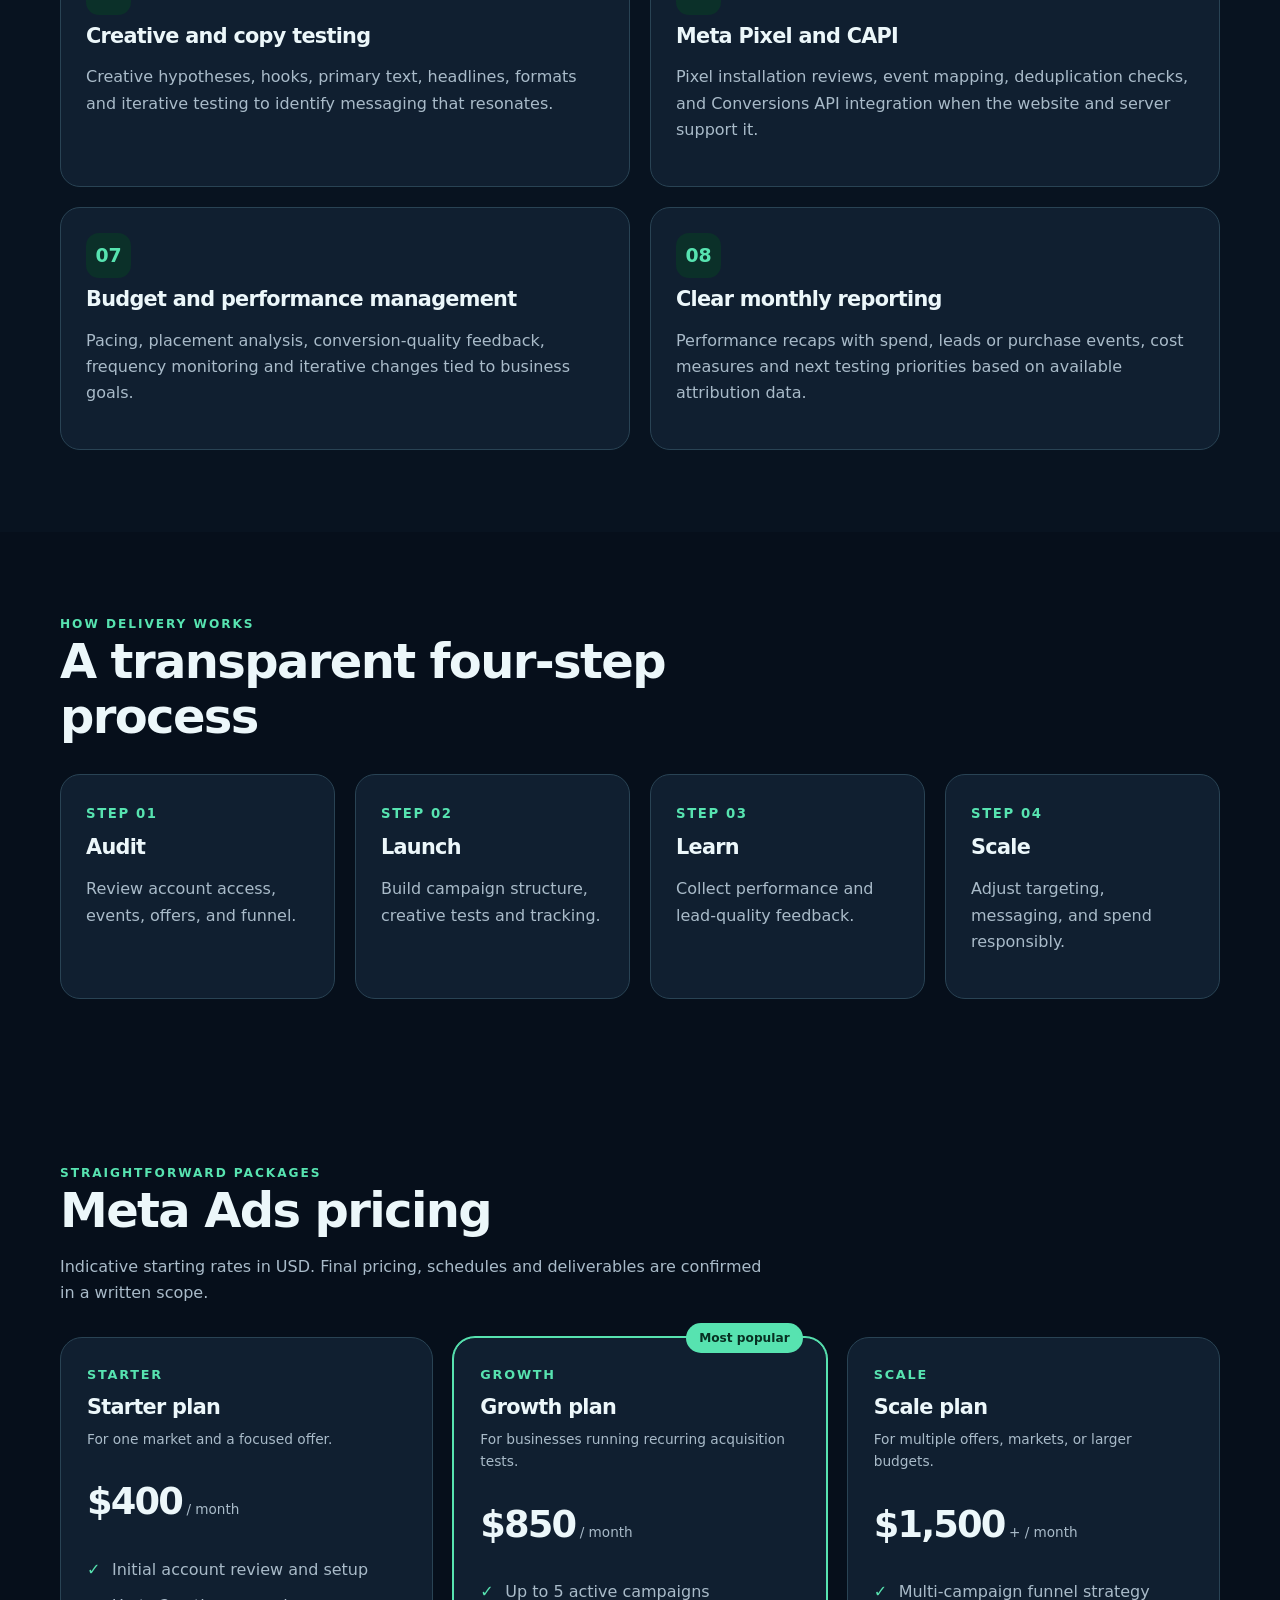
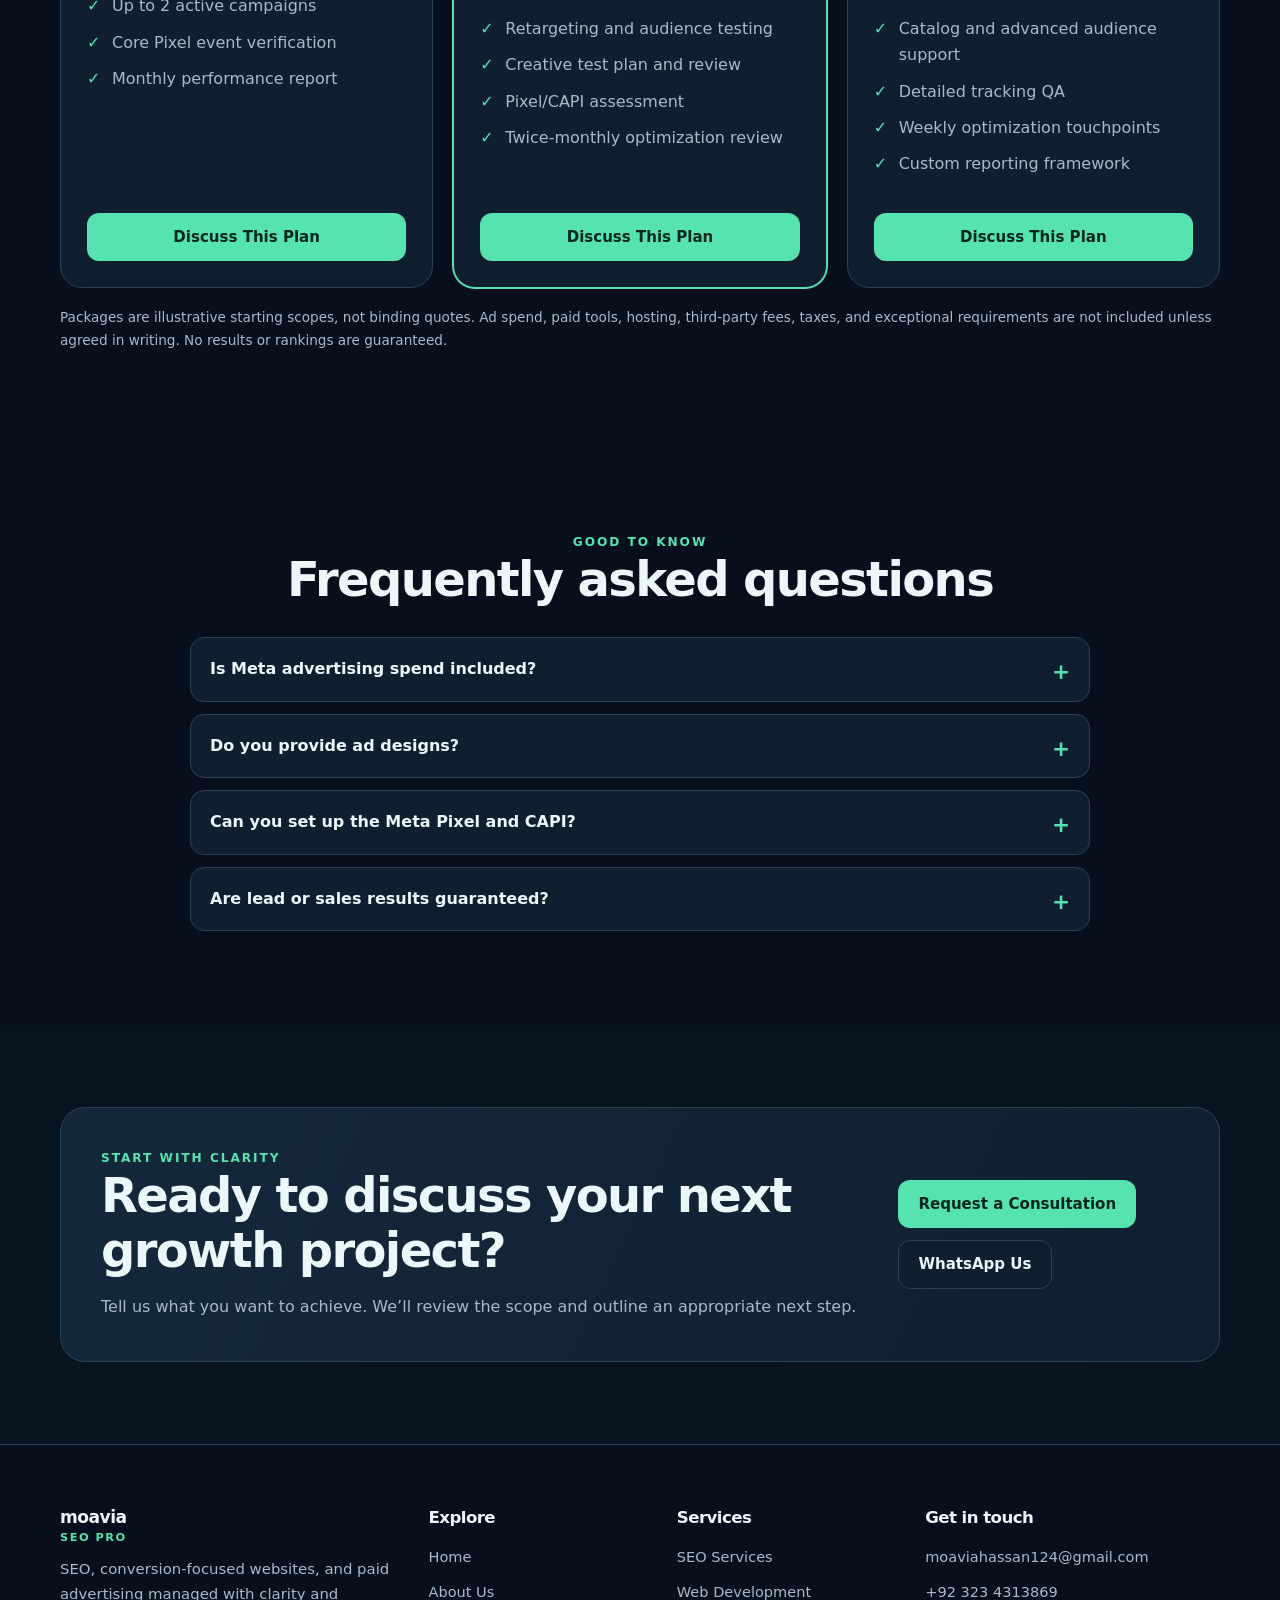
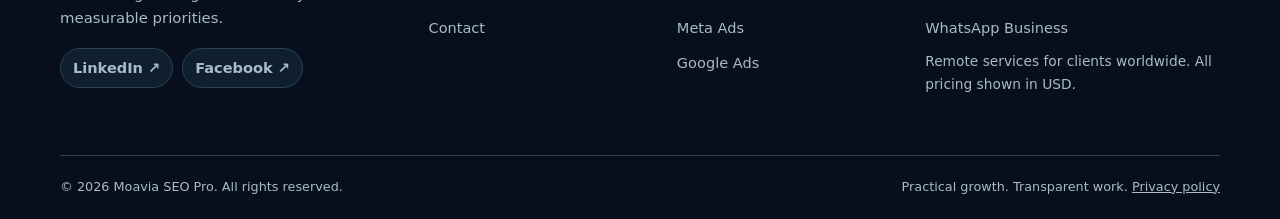
<file: services/meta-ads.html>
<!doctype html>
<html lang="en" data-theme="dark">
<head>
  <meta charset="utf-8">
  <meta name="viewport" content="width=device-width,initial-scale=1">
  <meta name="theme-color" content="#081320">
  <meta name="robots" content="index,follow,max-image-preview:large">
  <title>Meta Ads Management: Facebook &amp; Instagram | Moavia SEO Pro</title>
  <meta name="description" content="Meta Ads management for leads and e-commerce, including Facebook and Instagram campaigns, creative testing, retargeting, Pixel and Conversions API setup.">
  <link rel="canonical" href="https://mmoavia7861.github.io/moaviaseopro/services/meta-ads.html">
  <link rel="icon" type="image/png" href="../assets/images/favicon.png">
  <meta property="og:type" content="website">
  <meta property="og:site_name" content="Moavia SEO Pro">
  <meta property="og:title" content="Meta Ads Management: Facebook &amp; Instagram | Moavia SEO Pro">
  <meta property="og:description" content="Meta Ads management for leads and e-commerce, including Facebook and Instagram campaigns, creative testing, retargeting, Pixel and Conversions API setup.">
  <meta property="og:url" content="https://mmoavia7861.github.io/moaviaseopro/services/meta-ads.html">
  <meta property="og:image" content="https://mmoavia7861.github.io/moaviaseopro/assets/images/moavia-logo-256.png">
  <meta property="og:image:alt" content="Moavia SEO Pro digital marketing logo">
  <meta name="twitter:card" content="summary_large_image">
  <meta name="twitter:title" content="Meta Ads Management: Facebook &amp; Instagram | Moavia SEO Pro">
  <meta name="twitter:description" content="Meta Ads management for leads and e-commerce, including Facebook and Instagram campaigns, creative testing, retargeting, Pixel and Conversions API setup.">
  <meta name="twitter:image" content="https://mmoavia7861.github.io/moaviaseopro/assets/images/moavia-logo-256.png">
  <link rel="preload" href="../assets/css/styles.css" as="style">
  <link rel="stylesheet" href="../assets/css/styles.css">
  <!-- Structured data: edit business details only with verified information. -->
  <script type="application/ld+json">{
  "@context": "https://schema.org",
  "@graph": [
    {
      "@type": "Organization",
      "@id": "https://mmoavia7861.github.io/moaviaseopro/#organization",
      "name": "Moavia SEO Pro",
      "url": "https://mmoavia7861.github.io/moaviaseopro/",
      "logo": {
        "@type": "ImageObject",
        "url": "https://mmoavia7861.github.io/moaviaseopro/assets/images/moavia-logo-256.png"
      },
      "email": "moaviahassan124@gmail.com",
      "sameAs": [
        "https://www.linkedin.com/in/moavia-hassan-seo/",
        "https://www.facebook.com/profile.php?id=61594226902693"
      ]
    },
    {
      "@type": [
        "ProfessionalService",
        "LocalBusiness"
      ],
      "@id": "https://mmoavia7861.github.io/moaviaseopro/#professional-service",
      "name": "Moavia SEO Pro",
      "url": "https://mmoavia7861.github.io/moaviaseopro/",
      "image": "https://mmoavia7861.github.io/moaviaseopro/assets/images/moavia-logo-256.png",
      "telephone": "+923234313869",
      "email": "moaviahassan124@gmail.com",
      "priceRange": "$$",
      "areaServed": {
        "@type": "Place",
        "name": "Worldwide"
      },
      "parentOrganization": {
        "@id": "https://mmoavia7861.github.io/moaviaseopro/#organization"
      },
      "hasOfferCatalog": {
        "@type": "OfferCatalog",
        "name": "Digital Marketing and Web Services",
        "itemListElement": [
          {
            "@type": "OfferCatalog",
            "name": "SEO Services",
            "url": "https://mmoavia7861.github.io/moaviaseopro/services/seo.html"
          },
          {
            "@type": "OfferCatalog",
            "name": "Web Development",
            "url": "https://mmoavia7861.github.io/moaviaseopro/services/web-development.html"
          },
          {
            "@type": "OfferCatalog",
            "name": "Meta Ads",
            "url": "https://mmoavia7861.github.io/moaviaseopro/services/meta-ads.html"
          },
          {
            "@type": "OfferCatalog",
            "name": "Google Ads",
            "url": "https://mmoavia7861.github.io/moaviaseopro/services/google-ads.html"
          }
        ]
      }
    },
    {
      "@type": "WebPage",
      "@id": "https://mmoavia7861.github.io/moaviaseopro/services/meta-ads.html#webpage",
      "url": "https://mmoavia7861.github.io/moaviaseopro/services/meta-ads.html",
      "name": "Meta Ads Management: Facebook & Instagram | Moavia SEO Pro",
      "isPartOf": {
        "@id": "https://mmoavia7861.github.io/moaviaseopro/#website"
      },
      "about": {
        "@id": "https://mmoavia7861.github.io/moaviaseopro/#professional-service"
      }
    },
    {
      "@type": "WebSite",
      "@id": "https://mmoavia7861.github.io/moaviaseopro/#website",
      "url": "https://mmoavia7861.github.io/moaviaseopro/",
      "name": "Moavia SEO Pro",
      "publisher": {
        "@id": "https://mmoavia7861.github.io/moaviaseopro/#organization"
      }
    },
    {
      "@type": "Service",
      "@id": "https://mmoavia7861.github.io/moaviaseopro/services/meta-ads.html#service",
      "name": "Meta Ads",
      "serviceType": "Facebook & Instagram Ads",
      "description": "Turn Facebook and Instagram advertising into a deliberate testing and optimization process with better event tracking, creative strategy and clearer reporting.",
      "provider": {
        "@id": "https://mmoavia7861.github.io/moaviaseopro/#professional-service"
      },
      "areaServed": {
        "@type": "Place",
        "name": "Worldwide"
      },
      "offers": [
        {
          "@type": "Offer",
          "name": "Starter",
          "priceCurrency": "USD",
          "price": "400",
          "url": "https://mmoavia7861.github.io/moaviaseopro/services/meta-ads.html"
        },
        {
          "@type": "Offer",
          "name": "Growth",
          "priceCurrency": "USD",
          "price": "850",
          "url": "https://mmoavia7861.github.io/moaviaseopro/services/meta-ads.html"
        },
        {
          "@type": "Offer",
          "name": "Scale",
          "priceCurrency": "USD",
          "price": "1500",
          "url": "https://mmoavia7861.github.io/moaviaseopro/services/meta-ads.html"
        }
      ]
    },
    {
      "@type": "BreadcrumbList",
      "itemListElement": [
        {
          "@type": "ListItem",
          "position": 1,
          "name": "Home",
          "item": "https://mmoavia7861.github.io/moaviaseopro/"
        },
        {
          "@type": "ListItem",
          "position": 2,
          "name": "Meta Ads",
          "item": "https://mmoavia7861.github.io/moaviaseopro/services/meta-ads.html"
        }
      ]
    },
    {
      "@type": "FAQPage",
      "@id": "https://mmoavia7861.github.io/moaviaseopro/services/meta-ads.html#faq",
      "mainEntity": [
        {
          "@type": "Question",
          "name": "Is Meta advertising spend included?",
          "acceptedAnswer": {
            "@type": "Answer",
            "text": "No. Management fees are separate from the advertising budget charged by Meta."
          }
        },
        {
          "@type": "Question",
          "name": "Do you provide ad designs?",
          "acceptedAnswer": {
            "@type": "Answer",
            "text": "Creative direction and copy testing are included as described per plan. High-volume design, video production and third-party assets may require a separate scope."
          }
        },
        {
          "@type": "Question",
          "name": "Can you set up the Meta Pixel and CAPI?",
          "acceptedAnswer": {
            "@type": "Answer",
            "text": "We can configure or review supported integrations, given sufficient permissions and website or server access."
          }
        },
        {
          "@type": "Question",
          "name": "Are lead or sales results guaranteed?",
          "acceptedAnswer": {
            "@type": "Answer",
            "text": "No. Results depend on the product, offer, budgets, competition, landing pages and tracking quality."
          }
        }
      ]
    }
  ]
}</script>
  <script src="../assets/js/main.js" defer></script>
</head>
<body>
<a class="skip-link" href="#main-content">Skip to main content</a>
<header class="site-header">
  <div class="container nav-shell">
    <a class="brand" href="../index.html" aria-label="Moavia SEO Pro home">
      <img src="../assets/images/moavia-logo.webp" alt="Moavia SEO Pro logo" width="53" height="53" decoding="async">
      <span class="brand-name">moavia<span>SEO PRO</span></span>
    </a>
    <nav class="nav-links" id="primary-navigation" data-nav-links aria-label="Primary navigation">
      <a href="../index.html">Home</a>
      <a href="../services/seo.html">SEO</a>
      <a href="../services/web-development.html">Web Development</a>
      <a href="../services/meta-ads.html" aria-current="page">Meta Ads</a>
      <a href="../services/google-ads.html">Google Ads</a>
      <a href="../about.html">About</a>
      <a href="../contact.html">Contact</a>
      <a class="btn btn-primary nav-cta" href="../contact.html">Get Free Consultation</a>
    </nav>
    <div class="nav-actions">
      <button class="icon-btn" type="button" data-theme-toggle title="Light theme" aria-label="Switch to light theme">☀</button>
      <a class="btn btn-primary" href="../contact.html">Let's Talk</a>
      <button class="icon-btn menu-toggle" type="button" aria-label="Toggle menu" aria-controls="primary-navigation" aria-expanded="false" data-menu-toggle>☰</button>
    </div>
  </div>
</header>
<main id="main-content">
<section class="page-hero"><div class="container"><nav aria-label="Breadcrumb" class="breadcrumb"><a href="../index.html">Home</a><span aria-hidden="true">/</span><span>Meta Ads</span></nav><div class="eyebrow">Facebook &amp; Instagram Ads · Global service</div><h1>Meta Ads campaigns focused on qualified outcomes</h1><p class="lead">Turn Facebook and Instagram advertising into a deliberate testing and optimization process with better event tracking, creative strategy and clearer reporting.</p><div class="cta-row"><a class="btn btn-primary" href="../contact.html">Request a Project Review</a><a class="btn btn-secondary" href="https://wa.me/923234313869" target="_blank" rel="noopener noreferrer">Chat on WhatsApp</a></div></div></section>
<section class="section" id="solutions"><div class="container"><div class="section-head"><div class="eyebrow">Our capabilities</div><h2>What's included in our meta ads work</h2><p>We tailor the following capabilities to the business model, available access and agreed package.</p></div><div class="grid grid-2"><article class="card"><span class="service-icon" aria-hidden="true">01</span><h3>Facebook and Instagram campaigns</h3><p>Full-funnel planning for awareness, lead generation, website conversions, catalog sales, and remarketing using suitable Meta campaign objectives.</p></article>
<article class="card"><span class="service-icon" aria-hidden="true">02</span><h3>Lead generation ads</h3><p>Instant forms or website conversion flows designed around lead quality, clear qualification and a fast follow-up process.</p></article>
<article class="card"><span class="service-icon" aria-hidden="true">03</span><h3>Dynamic product ads</h3><p>Catalog setup guidance and dynamic product ad structures for product discovery, remarketing and e-commerce sales.</p></article>
<article class="card"><span class="service-icon" aria-hidden="true">04</span><h3>Audience strategy</h3><p>Broad targeting, custom audiences, lookalikes where eligible, exclusions and remarketing based on data quality and current platform capability.</p></article>
<article class="card"><span class="service-icon" aria-hidden="true">05</span><h3>Creative and copy testing</h3><p>Creative hypotheses, hooks, primary text, headlines, formats and iterative testing to identify messaging that resonates.</p></article>
<article class="card"><span class="service-icon" aria-hidden="true">06</span><h3>Meta Pixel and CAPI</h3><p>Pixel installation reviews, event mapping, deduplication checks, and Conversions API integration when the website and server support it.</p></article>
<article class="card"><span class="service-icon" aria-hidden="true">07</span><h3>Budget and performance management</h3><p>Pacing, placement analysis, conversion-quality feedback, frequency monitoring and iterative changes tied to business goals.</p></article>
<article class="card"><span class="service-icon" aria-hidden="true">08</span><h3>Clear monthly reporting</h3><p>Performance recaps with spend, leads or purchase events, cost measures and next testing priorities based on available attribution data.</p></article></div></div></section>
<section class="section section-muted"><div class="container"><div class="section-head"><div class="eyebrow">How delivery works</div><h2>A transparent four-step process</h2></div><div class="grid grid-4"><article class="card"><span class="step-number">STEP 01</span><h3>Audit</h3><p>Review account access, events, offers, and funnel.</p></article>
<article class="card"><span class="step-number">STEP 02</span><h3>Launch</h3><p>Build campaign structure, creative tests and tracking.</p></article>
<article class="card"><span class="step-number">STEP 03</span><h3>Learn</h3><p>Collect performance and lead-quality feedback.</p></article>
<article class="card"><span class="step-number">STEP 04</span><h3>Scale</h3><p>Adjust targeting, messaging, and spend responsibly.</p></article></div></div></section>
<section class="section section-muted" id="pricing"><div class="container"><div class="section-head"><div class="eyebrow">Straightforward packages</div><h2>Meta Ads pricing</h2><p>Indicative starting rates in USD. Final pricing, schedules and deliverables are confirmed in a written scope.</p></div><div class="pricing-grid"><article class="price-card"><span class="price-label">Starter</span><h3>Starter plan</h3><p class="small text-muted">For one market and a focused offer.</p><div class="price">$400<small> / month</small></div><ul class="check-list"><li>Initial account review and setup</li><li>Up to 2 active campaigns</li><li>Core Pixel event verification</li><li>Monthly performance report</li></ul><a class="btn btn-primary btn-block" href="../contact.html?service=Meta Ads">Discuss This Plan</a></article><article class="price-card featured"><span class="tag">Most popular</span><span class="price-label">Growth</span><h3>Growth plan</h3><p class="small text-muted">For businesses running recurring acquisition tests.</p><div class="price">$850<small> / month</small></div><ul class="check-list"><li>Up to 5 active campaigns</li><li>Retargeting and audience testing</li><li>Creative test plan and review</li><li>Pixel/CAPI assessment</li><li>Twice-monthly optimization review</li></ul><a class="btn btn-primary btn-block" href="../contact.html?service=Meta Ads">Discuss This Plan</a></article><article class="price-card"><span class="price-label">Scale</span><h3>Scale plan</h3><p class="small text-muted">For multiple offers, markets, or larger budgets.</p><div class="price">$1,500<small> + / month</small></div><ul class="check-list"><li>Multi-campaign funnel strategy</li><li>Catalog and advanced audience support</li><li>Detailed tracking QA</li><li>Weekly optimization touchpoints</li><li>Custom reporting framework</li></ul><a class="btn btn-primary btn-block" href="../contact.html?service=Meta Ads">Discuss This Plan</a></article></div><p class="price-note">Packages are illustrative starting scopes, not binding quotes. Ad spend, paid tools, hosting, third-party fees, taxes, and exceptional requirements are not included unless agreed in writing. No results or rankings are guaranteed.</p></div></section><section class="section section-muted" id="faq"><div class="container"><div class="section-head align-center" style="margin-inline:auto"><div class="eyebrow">Good to know</div><h2>Frequently asked questions</h2></div><div class="faq-list"><details><summary>Is Meta advertising spend included?</summary><p>No. Management fees are separate from the advertising budget charged by Meta.</p></details>
<details><summary>Do you provide ad designs?</summary><p>Creative direction and copy testing are included as described per plan. High-volume design, video production and third-party assets may require a separate scope.</p></details>
<details><summary>Can you set up the Meta Pixel and CAPI?</summary><p>We can configure or review supported integrations, given sufficient permissions and website or server access.</p></details>
<details><summary>Are lead or sales results guaranteed?</summary><p>No. Results depend on the product, offer, budgets, competition, landing pages and tracking quality.</p></details></div></div></section><section class="section"><div class="container"><div class="cta-banner"><div><div class="eyebrow">Start with clarity</div><h2>Ready to discuss your next growth project?</h2><p class="text-muted mb-0">Tell us what you want to achieve. We’ll review the scope and outline an appropriate next step.</p></div><div class="cta-row"><a class="btn btn-primary" href="../contact.html">Request a Consultation</a><a class="btn btn-secondary" href="https://wa.me/923234313869" target="_blank" rel="noopener noreferrer">WhatsApp Us</a></div></div></div></section>
</main>
<footer class="site-footer">
  <div class="container">
    <div class="footer-grid">
      <div class="footer-brand"><div class="brand-name">moavia<span>SEO PRO</span></div>
        <p>SEO, conversion-focused websites, and paid advertising managed with clarity and measurable priorities.</p>
        <div class="chip-row"><a class="chip" href="https://www.linkedin.com/in/moavia-hassan-seo/" target="_blank" rel="noopener noreferrer">LinkedIn ↗</a><a class="chip" href="https://www.facebook.com/profile.php?id=61594226902693" target="_blank" rel="noopener noreferrer">Facebook ↗</a></div>
      </div>
      <div><h3>Explore</h3><ul>
        <li><a href="../index.html">Home</a></li><li><a href="../about.html">About Us</a></li><li><a href="../contact.html">Contact</a></li>
      </ul></div>
      <div><h3>Services</h3><ul>
        <li><a href="../services/seo.html">SEO Services</a></li><li><a href="../services/web-development.html">Web Development</a></li><li><a href="../services/meta-ads.html">Meta Ads</a></li><li><a href="../services/google-ads.html">Google Ads</a></li>
      </ul></div>
      <div><h3>Get in touch</h3><ul>
        <li><a href="mailto:moaviahassan124@gmail.com">moaviahassan124@gmail.com</a></li><li><a href="tel:+923234313869">+92 323 4313869</a></li>
        <li><a href="https://wa.me/923234313869">WhatsApp Business</a></li>
      </ul><p class="small text-muted">Remote services for clients worldwide. All pricing shown in USD.</p></div>
    </div>
    <div class="footer-bottom"><span>© <span data-year>2026</span> Moavia SEO Pro. All rights reserved.</span>
      <span>Practical growth. Transparent work. <a href="../privacy.html">Privacy policy</a></span></div>
  </div>
</footer>
<a class="floating-whatsapp" href="https://wa.me/923234313869?text=Hello%20Moavia%20SEO%20Pro%2C%20I%27d%20like%20to%20discuss%20a%20project." target="_blank" rel="noopener noreferrer" aria-label="Contact Moavia SEO Pro via WhatsApp"><span aria-hidden="true">✆</span> WhatsApp</a>
<button type="button" class="chat-launcher" data-chat-launcher aria-controls="support-chat" aria-expanded="false" aria-label="Open support assistant">✦ <span>Ask us</span></button>
<section id="support-chat" class="chat-panel" data-chat-panel aria-label="Automated support assistant" hidden>
  <div class="chat-head"><div><strong>Moavia SEO Pro Support</strong><small>Instant automated answers · not a live agent</small></div><button type="button" class="chat-close" data-chat-close aria-label="Close assistant">✕</button></div>
  <div class="chat-messages" data-chat-messages role="log" aria-live="polite" aria-relevant="additions"><div class="bubble bot">Hello! I can explain our SEO, website, Meta Ads and Google Ads services, starting rates, and how to contact us.</div></div>
  <div class="chat-suggestions" data-chat-suggestions><button type="button">SEO pricing</button><button type="button">Web development</button><button type="button">Meta Ads</button><button type="button">Google Ads</button></div>
  <form class="chat-form" data-chat-form><label for="chat-question" class="sr-only">Ask a question</label><input id="chat-question" data-chat-input maxlength="400" placeholder="Ask about a service…" required><button type="submit">Send</button></form>
  <div class="chat-bottom"><a href="https://wa.me/923234313869" target="_blank" rel="noopener noreferrer">Transfer to WhatsApp →</a><div class="text-muted">Scripted FAQs only. Do not share sensitive information.</div></div>
</section>
</body>
</html>
</file>
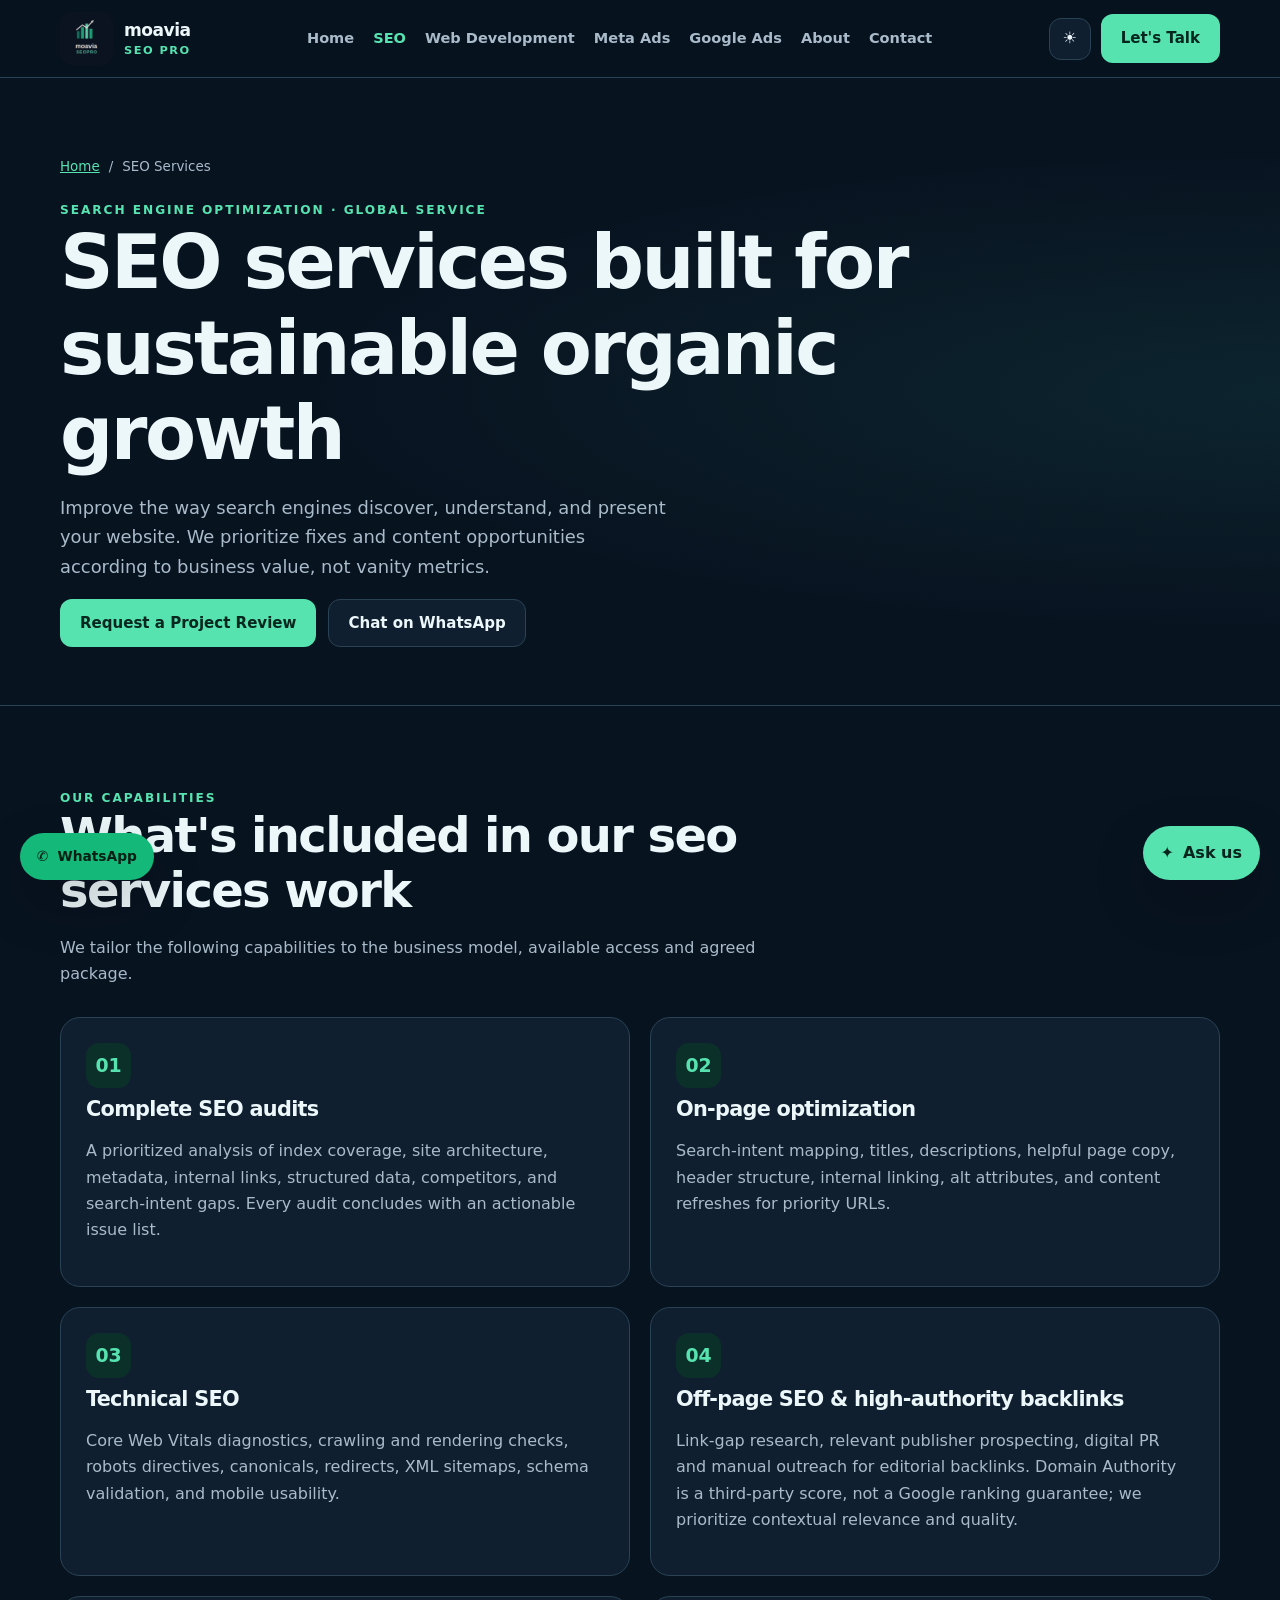
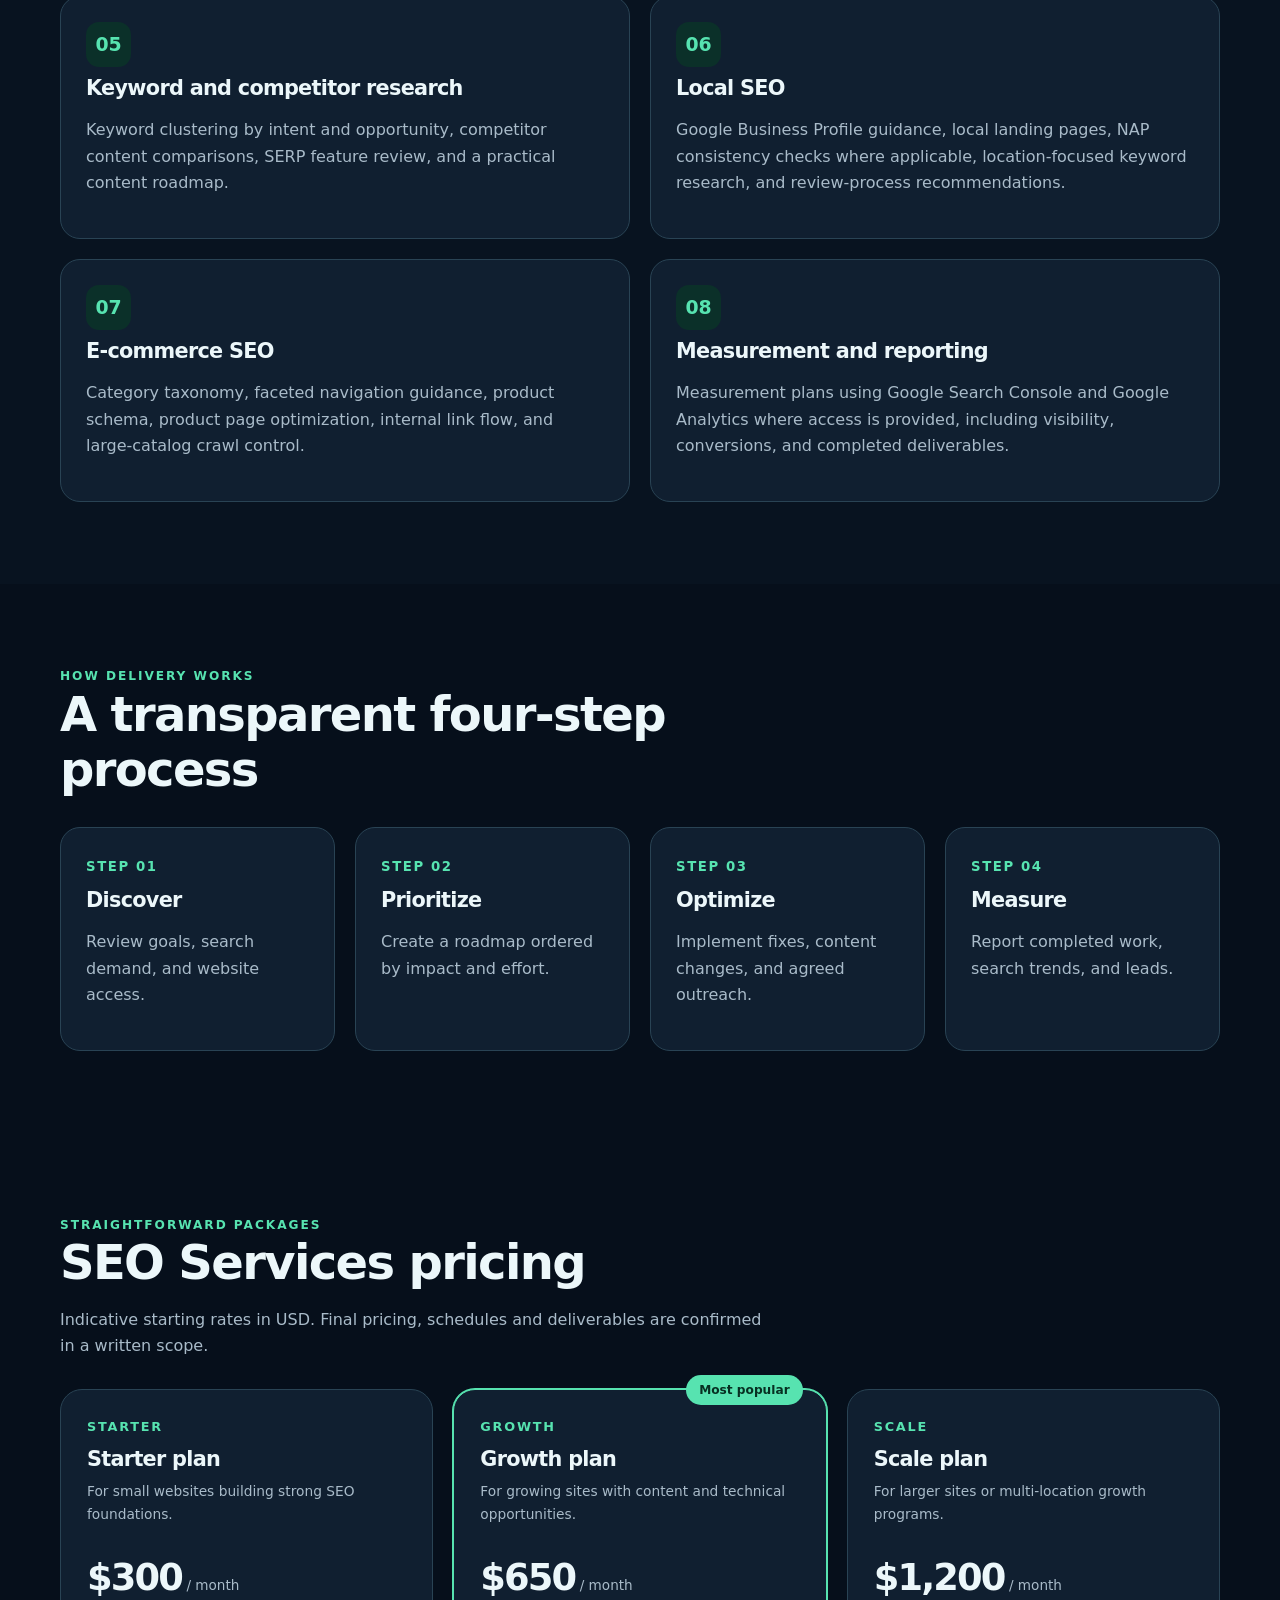
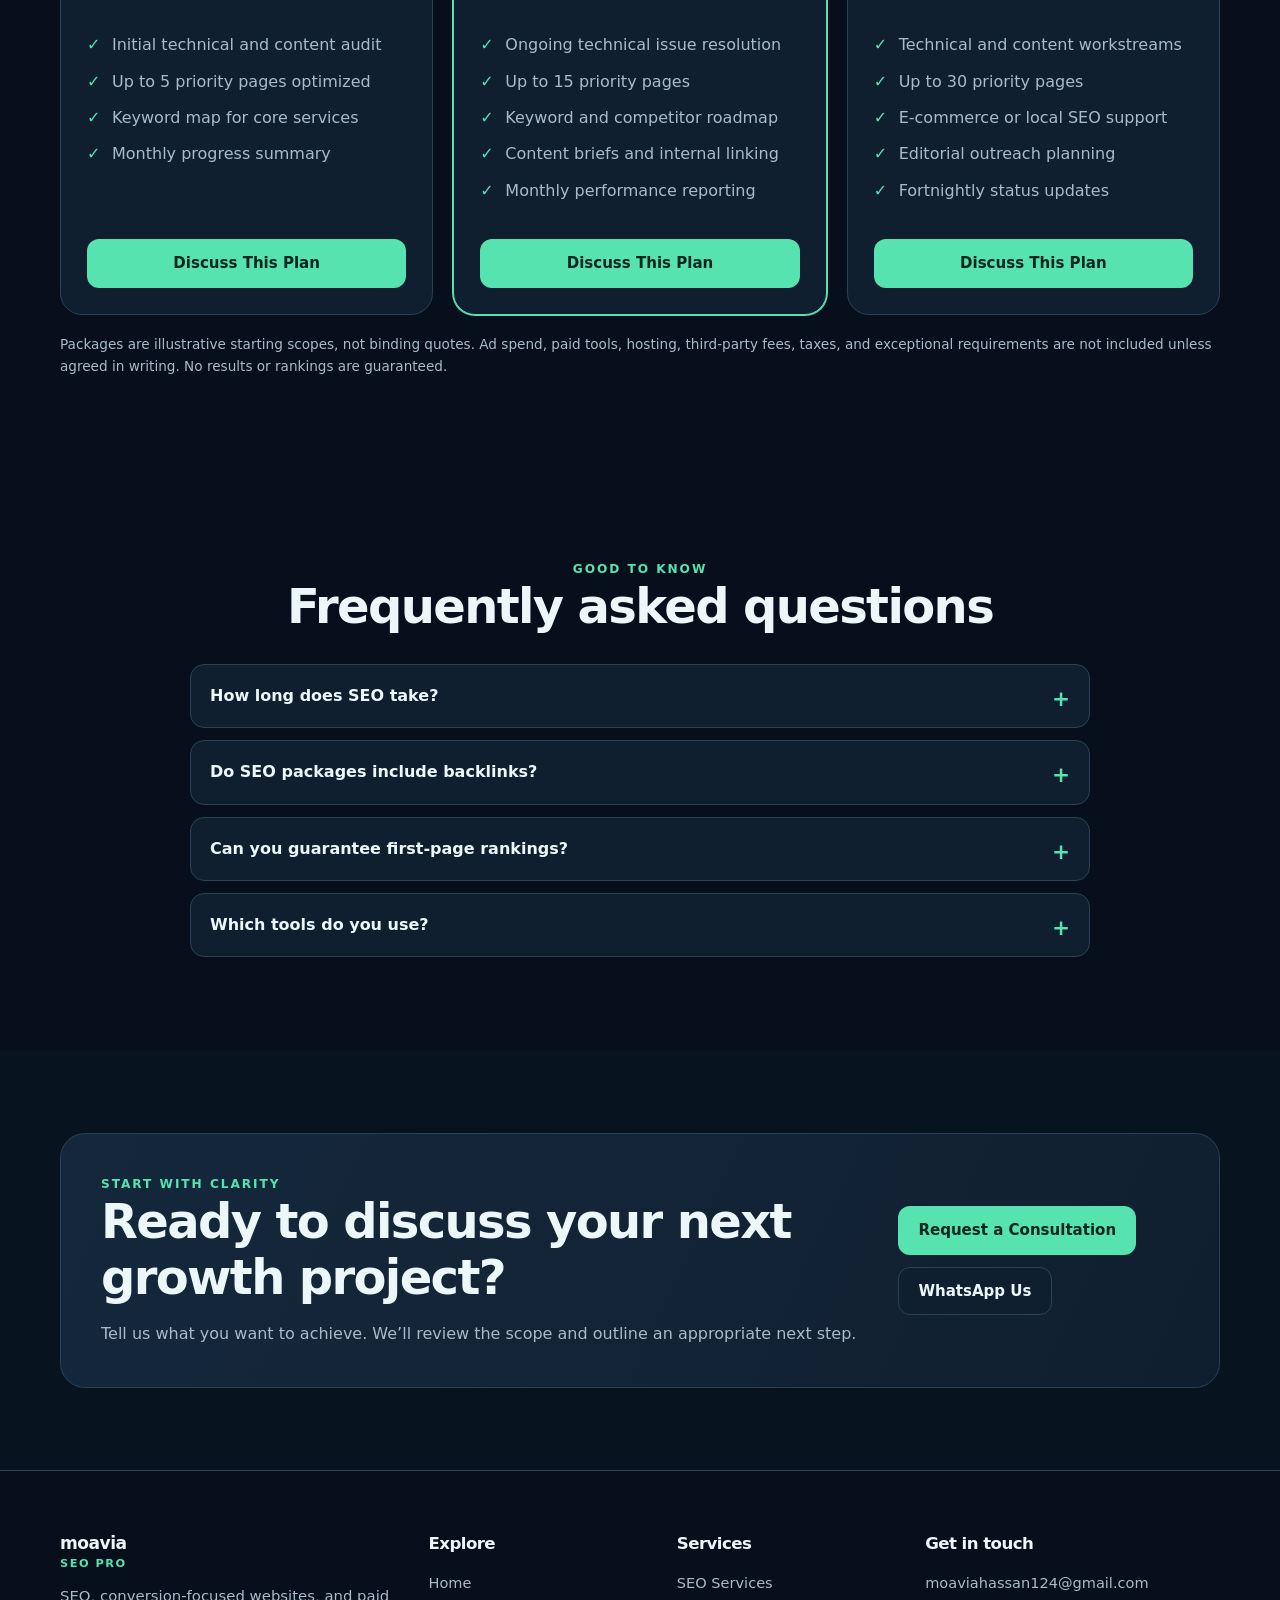
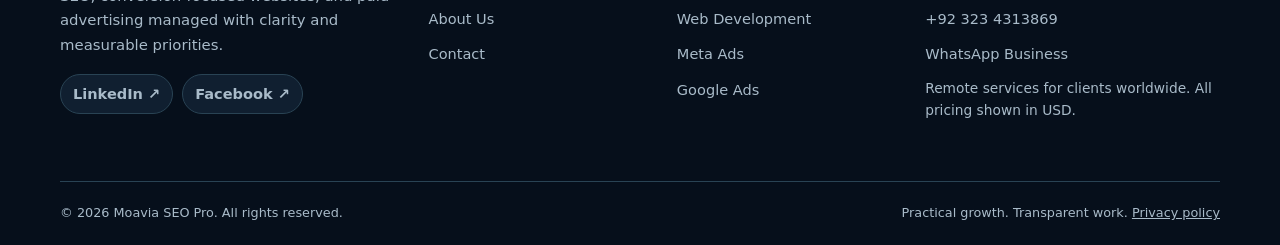
<file: services/seo.html>
<!doctype html>
<html lang="en" data-theme="dark">
<head>
  <meta charset="utf-8">
  <meta name="viewport" content="width=device-width,initial-scale=1">
  <meta name="theme-color" content="#081320">
  <meta name="robots" content="index,follow,max-image-preview:large">
  <title>SEO Services: Technical, On-Page &amp; Local SEO | Moavia SEO Pro</title>
  <meta name="description" content="Practical SEO services for global businesses: technical audits, keyword research, on-page SEO, local SEO and ethical outreach. View transparent USD plans.">
  <link rel="canonical" href="https://mmoavia7861.github.io/moaviaseopro/services/seo.html">
  <link rel="icon" type="image/png" href="../assets/images/favicon.png">
  <meta property="og:type" content="website">
  <meta property="og:site_name" content="Moavia SEO Pro">
  <meta property="og:title" content="SEO Services: Technical, On-Page &amp; Local SEO | Moavia SEO Pro">
  <meta property="og:description" content="Practical SEO services for global businesses: technical audits, keyword research, on-page SEO, local SEO and ethical outreach. View transparent USD plans.">
  <meta property="og:url" content="https://mmoavia7861.github.io/moaviaseopro/services/seo.html">
  <meta property="og:image" content="https://mmoavia7861.github.io/moaviaseopro/assets/images/moavia-logo-256.png">
  <meta property="og:image:alt" content="Moavia SEO Pro digital marketing logo">
  <meta name="twitter:card" content="summary_large_image">
  <meta name="twitter:title" content="SEO Services: Technical, On-Page &amp; Local SEO | Moavia SEO Pro">
  <meta name="twitter:description" content="Practical SEO services for global businesses: technical audits, keyword research, on-page SEO, local SEO and ethical outreach. View transparent USD plans.">
  <meta name="twitter:image" content="https://mmoavia7861.github.io/moaviaseopro/assets/images/moavia-logo-256.png">
  <link rel="preload" href="../assets/css/styles.css" as="style">
  <link rel="stylesheet" href="../assets/css/styles.css">
  <!-- Structured data: edit business details only with verified information. -->
  <script type="application/ld+json">{
  "@context": "https://schema.org",
  "@graph": [
    {
      "@type": "Organization",
      "@id": "https://mmoavia7861.github.io/moaviaseopro/#organization",
      "name": "Moavia SEO Pro",
      "url": "https://mmoavia7861.github.io/moaviaseopro/",
      "logo": {
        "@type": "ImageObject",
        "url": "https://mmoavia7861.github.io/moaviaseopro/assets/images/moavia-logo-256.png"
      },
      "email": "moaviahassan124@gmail.com",
      "sameAs": [
        "https://www.linkedin.com/in/moavia-hassan-seo/",
        "https://www.facebook.com/profile.php?id=61594226902693"
      ]
    },
    {
      "@type": [
        "ProfessionalService",
        "LocalBusiness"
      ],
      "@id": "https://mmoavia7861.github.io/moaviaseopro/#professional-service",
      "name": "Moavia SEO Pro",
      "url": "https://mmoavia7861.github.io/moaviaseopro/",
      "image": "https://mmoavia7861.github.io/moaviaseopro/assets/images/moavia-logo-256.png",
      "telephone": "+923234313869",
      "email": "moaviahassan124@gmail.com",
      "priceRange": "$$",
      "areaServed": {
        "@type": "Place",
        "name": "Worldwide"
      },
      "parentOrganization": {
        "@id": "https://mmoavia7861.github.io/moaviaseopro/#organization"
      },
      "hasOfferCatalog": {
        "@type": "OfferCatalog",
        "name": "Digital Marketing and Web Services",
        "itemListElement": [
          {
            "@type": "OfferCatalog",
            "name": "SEO Services",
            "url": "https://mmoavia7861.github.io/moaviaseopro/services/seo.html"
          },
          {
            "@type": "OfferCatalog",
            "name": "Web Development",
            "url": "https://mmoavia7861.github.io/moaviaseopro/services/web-development.html"
          },
          {
            "@type": "OfferCatalog",
            "name": "Meta Ads",
            "url": "https://mmoavia7861.github.io/moaviaseopro/services/meta-ads.html"
          },
          {
            "@type": "OfferCatalog",
            "name": "Google Ads",
            "url": "https://mmoavia7861.github.io/moaviaseopro/services/google-ads.html"
          }
        ]
      }
    },
    {
      "@type": "WebPage",
      "@id": "https://mmoavia7861.github.io/moaviaseopro/services/seo.html#webpage",
      "url": "https://mmoavia7861.github.io/moaviaseopro/services/seo.html",
      "name": "SEO Services: Technical, On-Page & Local SEO | Moavia SEO Pro",
      "isPartOf": {
        "@id": "https://mmoavia7861.github.io/moaviaseopro/#website"
      },
      "about": {
        "@id": "https://mmoavia7861.github.io/moaviaseopro/#professional-service"
      }
    },
    {
      "@type": "WebSite",
      "@id": "https://mmoavia7861.github.io/moaviaseopro/#website",
      "url": "https://mmoavia7861.github.io/moaviaseopro/",
      "name": "Moavia SEO Pro",
      "publisher": {
        "@id": "https://mmoavia7861.github.io/moaviaseopro/#organization"
      }
    },
    {
      "@type": "Service",
      "@id": "https://mmoavia7861.github.io/moaviaseopro/services/seo.html#service",
      "name": "SEO Services",
      "serviceType": "Search Engine Optimization",
      "description": "Improve the way search engines discover, understand, and present your website. We prioritize fixes and content opportunities according to business value, not vanity metrics.",
      "provider": {
        "@id": "https://mmoavia7861.github.io/moaviaseopro/#professional-service"
      },
      "areaServed": {
        "@type": "Place",
        "name": "Worldwide"
      },
      "offers": [
        {
          "@type": "Offer",
          "name": "Starter",
          "priceCurrency": "USD",
          "price": "300",
          "url": "https://mmoavia7861.github.io/moaviaseopro/services/seo.html"
        },
        {
          "@type": "Offer",
          "name": "Growth",
          "priceCurrency": "USD",
          "price": "650",
          "url": "https://mmoavia7861.github.io/moaviaseopro/services/seo.html"
        },
        {
          "@type": "Offer",
          "name": "Scale",
          "priceCurrency": "USD",
          "price": "1200",
          "url": "https://mmoavia7861.github.io/moaviaseopro/services/seo.html"
        }
      ]
    },
    {
      "@type": "BreadcrumbList",
      "itemListElement": [
        {
          "@type": "ListItem",
          "position": 1,
          "name": "Home",
          "item": "https://mmoavia7861.github.io/moaviaseopro/"
        },
        {
          "@type": "ListItem",
          "position": 2,
          "name": "SEO Services",
          "item": "https://mmoavia7861.github.io/moaviaseopro/services/seo.html"
        }
      ]
    },
    {
      "@type": "FAQPage",
      "@id": "https://mmoavia7861.github.io/moaviaseopro/services/seo.html#faq",
      "mainEntity": [
        {
          "@type": "Question",
          "name": "How long does SEO take?",
          "acceptedAnswer": {
            "@type": "Answer",
            "text": "SEO timelines vary by site condition, competition, resources, and search demand. Technical fixes may be seen sooner, while organic growth often requires months of consistent work."
          }
        },
        {
          "@type": "Question",
          "name": "Do SEO packages include backlinks?",
          "acceptedAnswer": {
            "@type": "Answer",
            "text": "They include appropriate off-page analysis and outreach planning where scoped. Paid placements, third-party publishing fees, and guaranteed links are not included by default."
          }
        },
        {
          "@type": "Question",
          "name": "Can you guarantee first-page rankings?",
          "acceptedAnswer": {
            "@type": "Answer",
            "text": "No. Search rankings depend on search engine systems and competitive factors beyond any agency’s control. We commit to transparent work and measurable reporting."
          }
        },
        {
          "@type": "Question",
          "name": "Which tools do you use?",
          "acceptedAnswer": {
            "@type": "Answer",
            "text": "Depending on access and project scope, audits can use Google Search Console, GA4, Screaming Frog, Semrush, Ahrefs and manual checks."
          }
        }
      ]
    }
  ]
}</script>
  <script src="../assets/js/main.js" defer></script>
</head>
<body>
<a class="skip-link" href="#main-content">Skip to main content</a>
<header class="site-header">
  <div class="container nav-shell">
    <a class="brand" href="../index.html" aria-label="Moavia SEO Pro home">
      <img src="../assets/images/moavia-logo.webp" alt="Moavia SEO Pro logo" width="53" height="53" decoding="async">
      <span class="brand-name">moavia<span>SEO PRO</span></span>
    </a>
    <nav class="nav-links" id="primary-navigation" data-nav-links aria-label="Primary navigation">
      <a href="../index.html">Home</a>
      <a href="../services/seo.html" aria-current="page">SEO</a>
      <a href="../services/web-development.html">Web Development</a>
      <a href="../services/meta-ads.html">Meta Ads</a>
      <a href="../services/google-ads.html">Google Ads</a>
      <a href="../about.html">About</a>
      <a href="../contact.html">Contact</a>
      <a class="btn btn-primary nav-cta" href="../contact.html">Get Free Consultation</a>
    </nav>
    <div class="nav-actions">
      <button class="icon-btn" type="button" data-theme-toggle title="Light theme" aria-label="Switch to light theme">☀</button>
      <a class="btn btn-primary" href="../contact.html">Let's Talk</a>
      <button class="icon-btn menu-toggle" type="button" aria-label="Toggle menu" aria-controls="primary-navigation" aria-expanded="false" data-menu-toggle>☰</button>
    </div>
  </div>
</header>
<main id="main-content">
<section class="page-hero"><div class="container"><nav aria-label="Breadcrumb" class="breadcrumb"><a href="../index.html">Home</a><span aria-hidden="true">/</span><span>SEO Services</span></nav><div class="eyebrow">Search Engine Optimization · Global service</div><h1>SEO services built for sustainable organic growth</h1><p class="lead">Improve the way search engines discover, understand, and present your website. We prioritize fixes and content opportunities according to business value, not vanity metrics.</p><div class="cta-row"><a class="btn btn-primary" href="../contact.html">Request a Project Review</a><a class="btn btn-secondary" href="https://wa.me/923234313869" target="_blank" rel="noopener noreferrer">Chat on WhatsApp</a></div></div></section>
<section class="section" id="solutions"><div class="container"><div class="section-head"><div class="eyebrow">Our capabilities</div><h2>What's included in our seo services work</h2><p>We tailor the following capabilities to the business model, available access and agreed package.</p></div><div class="grid grid-2"><article class="card"><span class="service-icon" aria-hidden="true">01</span><h3>Complete SEO audits</h3><p>A prioritized analysis of index coverage, site architecture, metadata, internal links, structured data, competitors, and search-intent gaps. Every audit concludes with an actionable issue list.</p></article>
<article class="card"><span class="service-icon" aria-hidden="true">02</span><h3>On-page optimization</h3><p>Search-intent mapping, titles, descriptions, helpful page copy, header structure, internal linking, alt attributes, and content refreshes for priority URLs.</p></article>
<article class="card"><span class="service-icon" aria-hidden="true">03</span><h3>Technical SEO</h3><p>Core Web Vitals diagnostics, crawling and rendering checks, robots directives, canonicals, redirects, XML sitemaps, schema validation, and mobile usability.</p></article>
<article class="card"><span class="service-icon" aria-hidden="true">04</span><h3>Off-page SEO &amp; high-authority backlinks</h3><p>Link-gap research, relevant publisher prospecting, digital PR and manual outreach for editorial backlinks. Domain Authority is a third-party score, not a Google ranking guarantee; we prioritize contextual relevance and quality.</p></article>
<article class="card"><span class="service-icon" aria-hidden="true">05</span><h3>Keyword and competitor research</h3><p>Keyword clustering by intent and opportunity, competitor content comparisons, SERP feature review, and a practical content roadmap.</p></article>
<article class="card"><span class="service-icon" aria-hidden="true">06</span><h3>Local SEO</h3><p>Google Business Profile guidance, local landing pages, NAP consistency checks where applicable, location-focused keyword research, and review-process recommendations.</p></article>
<article class="card"><span class="service-icon" aria-hidden="true">07</span><h3>E-commerce SEO</h3><p>Category taxonomy, faceted navigation guidance, product schema, product page optimization, internal link flow, and large-catalog crawl control.</p></article>
<article class="card"><span class="service-icon" aria-hidden="true">08</span><h3>Measurement and reporting</h3><p>Measurement plans using Google Search Console and Google Analytics where access is provided, including visibility, conversions, and completed deliverables.</p></article></div></div></section>
<section class="section section-muted"><div class="container"><div class="section-head"><div class="eyebrow">How delivery works</div><h2>A transparent four-step process</h2></div><div class="grid grid-4"><article class="card"><span class="step-number">STEP 01</span><h3>Discover</h3><p>Review goals, search demand, and website access.</p></article>
<article class="card"><span class="step-number">STEP 02</span><h3>Prioritize</h3><p>Create a roadmap ordered by impact and effort.</p></article>
<article class="card"><span class="step-number">STEP 03</span><h3>Optimize</h3><p>Implement fixes, content changes, and agreed outreach.</p></article>
<article class="card"><span class="step-number">STEP 04</span><h3>Measure</h3><p>Report completed work, search trends, and leads.</p></article></div></div></section>
<section class="section section-muted" id="pricing"><div class="container"><div class="section-head"><div class="eyebrow">Straightforward packages</div><h2>SEO Services pricing</h2><p>Indicative starting rates in USD. Final pricing, schedules and deliverables are confirmed in a written scope.</p></div><div class="pricing-grid"><article class="price-card"><span class="price-label">Starter</span><h3>Starter plan</h3><p class="small text-muted">For small websites building strong SEO foundations.</p><div class="price">$300<small> / month</small></div><ul class="check-list"><li>Initial technical and content audit</li><li>Up to 5 priority pages optimized</li><li>Keyword map for core services</li><li>Monthly progress summary</li></ul><a class="btn btn-primary btn-block" href="../contact.html?service=SEO Services">Discuss This Plan</a></article><article class="price-card featured"><span class="tag">Most popular</span><span class="price-label">Growth</span><h3>Growth plan</h3><p class="small text-muted">For growing sites with content and technical opportunities.</p><div class="price">$650<small> / month</small></div><ul class="check-list"><li>Ongoing technical issue resolution</li><li>Up to 15 priority pages</li><li>Keyword and competitor roadmap</li><li>Content briefs and internal linking</li><li>Monthly performance reporting</li></ul><a class="btn btn-primary btn-block" href="../contact.html?service=SEO Services">Discuss This Plan</a></article><article class="price-card"><span class="price-label">Scale</span><h3>Scale plan</h3><p class="small text-muted">For larger sites or multi-location growth programs.</p><div class="price">$1,200<small> / month</small></div><ul class="check-list"><li>Technical and content workstreams</li><li>Up to 30 priority pages</li><li>E-commerce or local SEO support</li><li>Editorial outreach planning</li><li>Fortnightly status updates</li></ul><a class="btn btn-primary btn-block" href="../contact.html?service=SEO Services">Discuss This Plan</a></article></div><p class="price-note">Packages are illustrative starting scopes, not binding quotes. Ad spend, paid tools, hosting, third-party fees, taxes, and exceptional requirements are not included unless agreed in writing. No results or rankings are guaranteed.</p></div></section><section class="section section-muted" id="faq"><div class="container"><div class="section-head align-center" style="margin-inline:auto"><div class="eyebrow">Good to know</div><h2>Frequently asked questions</h2></div><div class="faq-list"><details><summary>How long does SEO take?</summary><p>SEO timelines vary by site condition, competition, resources, and search demand. Technical fixes may be seen sooner, while organic growth often requires months of consistent work.</p></details>
<details><summary>Do SEO packages include backlinks?</summary><p>They include appropriate off-page analysis and outreach planning where scoped. Paid placements, third-party publishing fees, and guaranteed links are not included by default.</p></details>
<details><summary>Can you guarantee first-page rankings?</summary><p>No. Search rankings depend on search engine systems and competitive factors beyond any agency’s control. We commit to transparent work and measurable reporting.</p></details>
<details><summary>Which tools do you use?</summary><p>Depending on access and project scope, audits can use Google Search Console, GA4, Screaming Frog, Semrush, Ahrefs and manual checks.</p></details></div></div></section><section class="section"><div class="container"><div class="cta-banner"><div><div class="eyebrow">Start with clarity</div><h2>Ready to discuss your next growth project?</h2><p class="text-muted mb-0">Tell us what you want to achieve. We’ll review the scope and outline an appropriate next step.</p></div><div class="cta-row"><a class="btn btn-primary" href="../contact.html">Request a Consultation</a><a class="btn btn-secondary" href="https://wa.me/923234313869" target="_blank" rel="noopener noreferrer">WhatsApp Us</a></div></div></div></section>
</main>
<footer class="site-footer">
  <div class="container">
    <div class="footer-grid">
      <div class="footer-brand"><div class="brand-name">moavia<span>SEO PRO</span></div>
        <p>SEO, conversion-focused websites, and paid advertising managed with clarity and measurable priorities.</p>
        <div class="chip-row"><a class="chip" href="https://www.linkedin.com/in/moavia-hassan-seo/" target="_blank" rel="noopener noreferrer">LinkedIn ↗</a><a class="chip" href="https://www.facebook.com/profile.php?id=61594226902693" target="_blank" rel="noopener noreferrer">Facebook ↗</a></div>
      </div>
      <div><h3>Explore</h3><ul>
        <li><a href="../index.html">Home</a></li><li><a href="../about.html">About Us</a></li><li><a href="../contact.html">Contact</a></li>
      </ul></div>
      <div><h3>Services</h3><ul>
        <li><a href="../services/seo.html">SEO Services</a></li><li><a href="../services/web-development.html">Web Development</a></li><li><a href="../services/meta-ads.html">Meta Ads</a></li><li><a href="../services/google-ads.html">Google Ads</a></li>
      </ul></div>
      <div><h3>Get in touch</h3><ul>
        <li><a href="mailto:moaviahassan124@gmail.com">moaviahassan124@gmail.com</a></li><li><a href="tel:+923234313869">+92 323 4313869</a></li>
        <li><a href="https://wa.me/923234313869">WhatsApp Business</a></li>
      </ul><p class="small text-muted">Remote services for clients worldwide. All pricing shown in USD.</p></div>
    </div>
    <div class="footer-bottom"><span>© <span data-year>2026</span> Moavia SEO Pro. All rights reserved.</span>
      <span>Practical growth. Transparent work. <a href="../privacy.html">Privacy policy</a></span></div>
  </div>
</footer>
<a class="floating-whatsapp" href="https://wa.me/923234313869?text=Hello%20Moavia%20SEO%20Pro%2C%20I%27d%20like%20to%20discuss%20a%20project." target="_blank" rel="noopener noreferrer" aria-label="Contact Moavia SEO Pro via WhatsApp"><span aria-hidden="true">✆</span> WhatsApp</a>
<button type="button" class="chat-launcher" data-chat-launcher aria-controls="support-chat" aria-expanded="false" aria-label="Open support assistant">✦ <span>Ask us</span></button>
<section id="support-chat" class="chat-panel" data-chat-panel aria-label="Automated support assistant" hidden>
  <div class="chat-head"><div><strong>Moavia SEO Pro Support</strong><small>Instant automated answers · not a live agent</small></div><button type="button" class="chat-close" data-chat-close aria-label="Close assistant">✕</button></div>
  <div class="chat-messages" data-chat-messages role="log" aria-live="polite" aria-relevant="additions"><div class="bubble bot">Hello! I can explain our SEO, website, Meta Ads and Google Ads services, starting rates, and how to contact us.</div></div>
  <div class="chat-suggestions" data-chat-suggestions><button type="button">SEO pricing</button><button type="button">Web development</button><button type="button">Meta Ads</button><button type="button">Google Ads</button></div>
  <form class="chat-form" data-chat-form><label for="chat-question" class="sr-only">Ask a question</label><input id="chat-question" data-chat-input maxlength="400" placeholder="Ask about a service…" required><button type="submit">Send</button></form>
  <div class="chat-bottom"><a href="https://wa.me/923234313869" target="_blank" rel="noopener noreferrer">Transfer to WhatsApp →</a><div class="text-muted">Scripted FAQs only. Do not share sensitive information.</div></div>
</section>
</body>
</html>
</file>
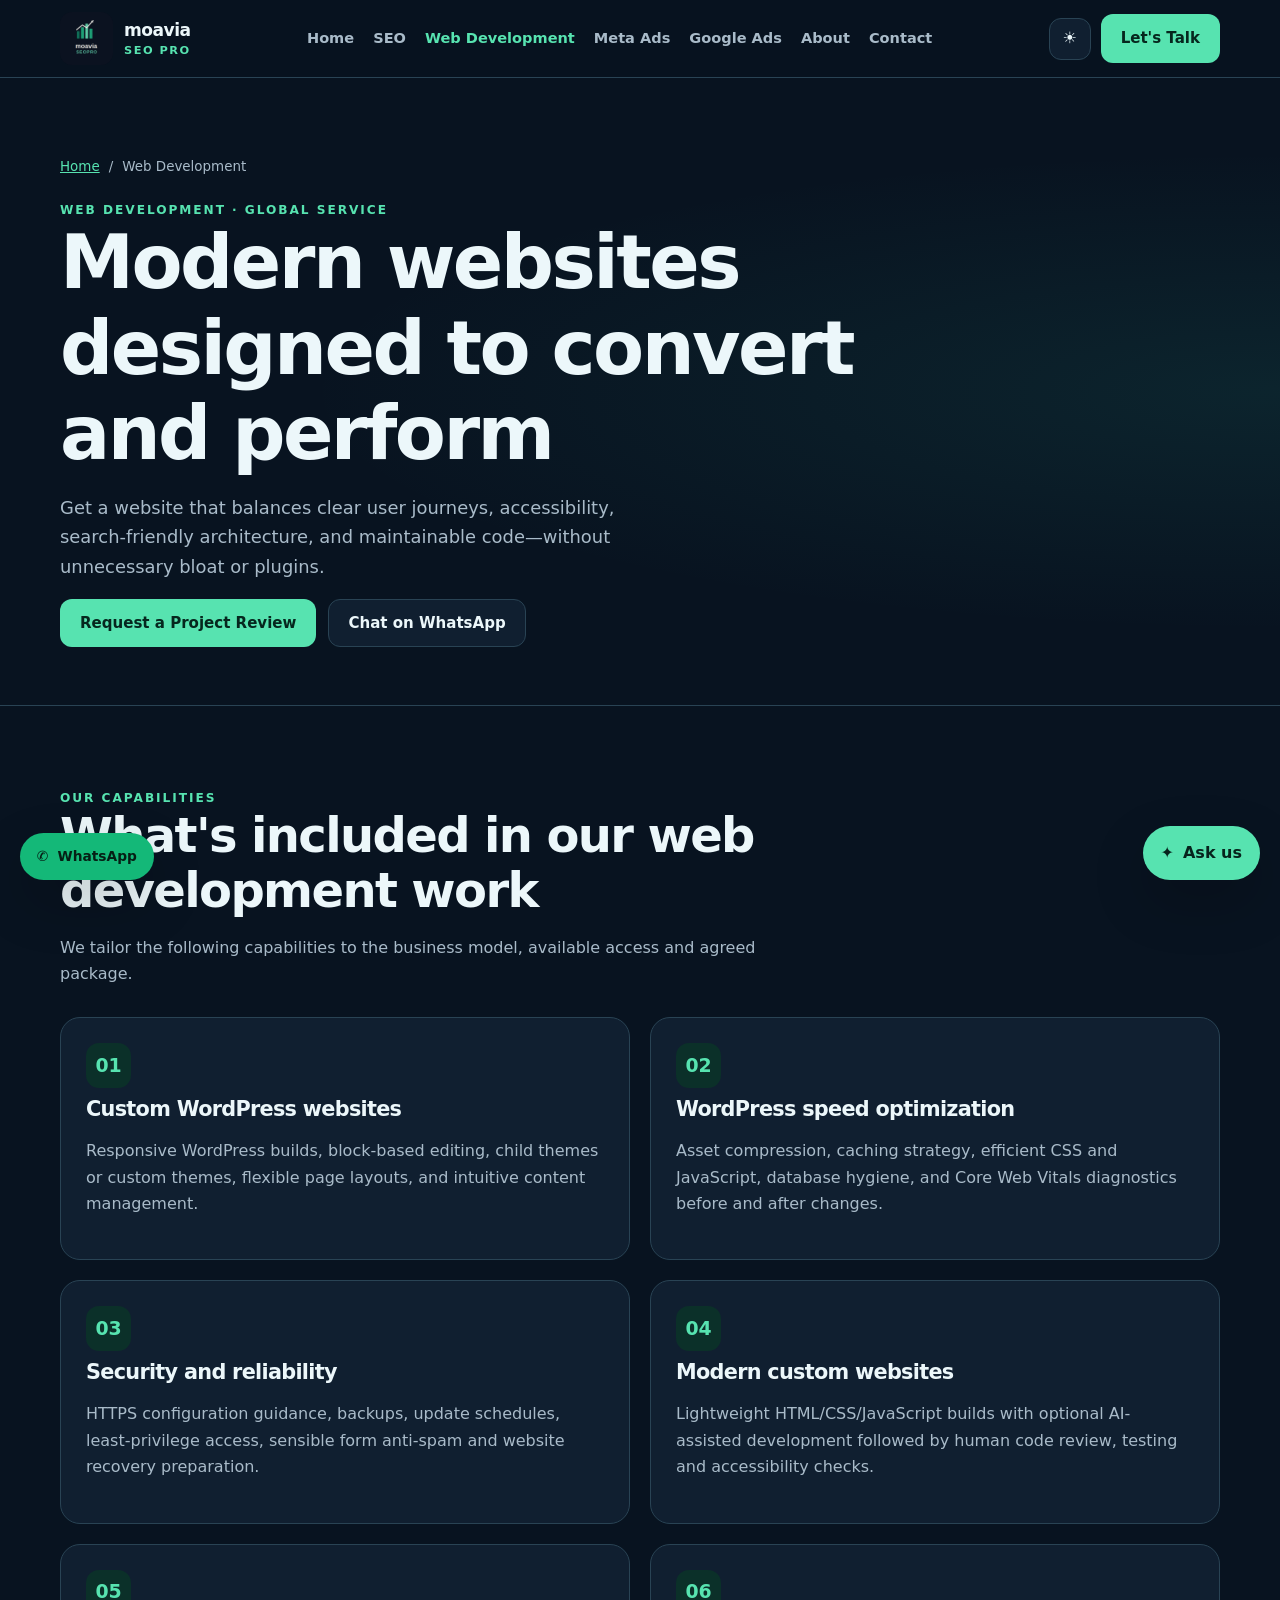
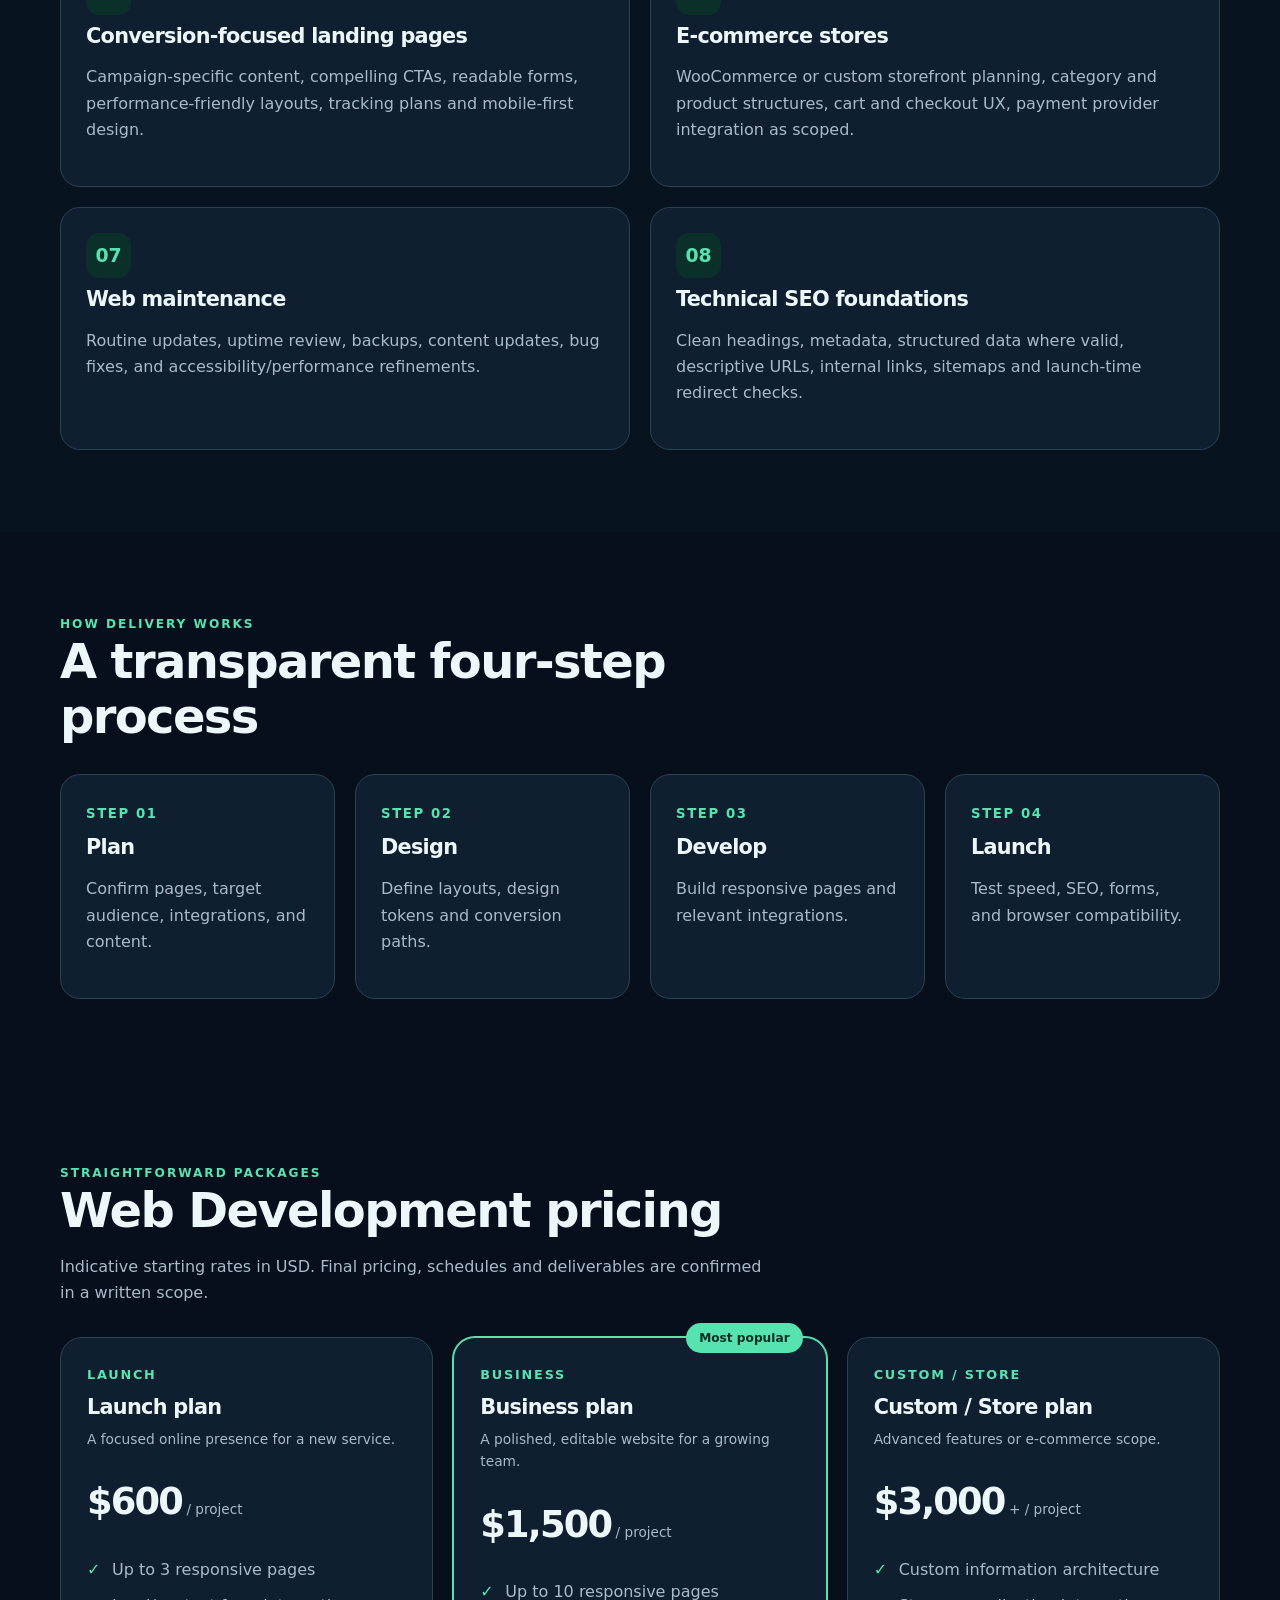
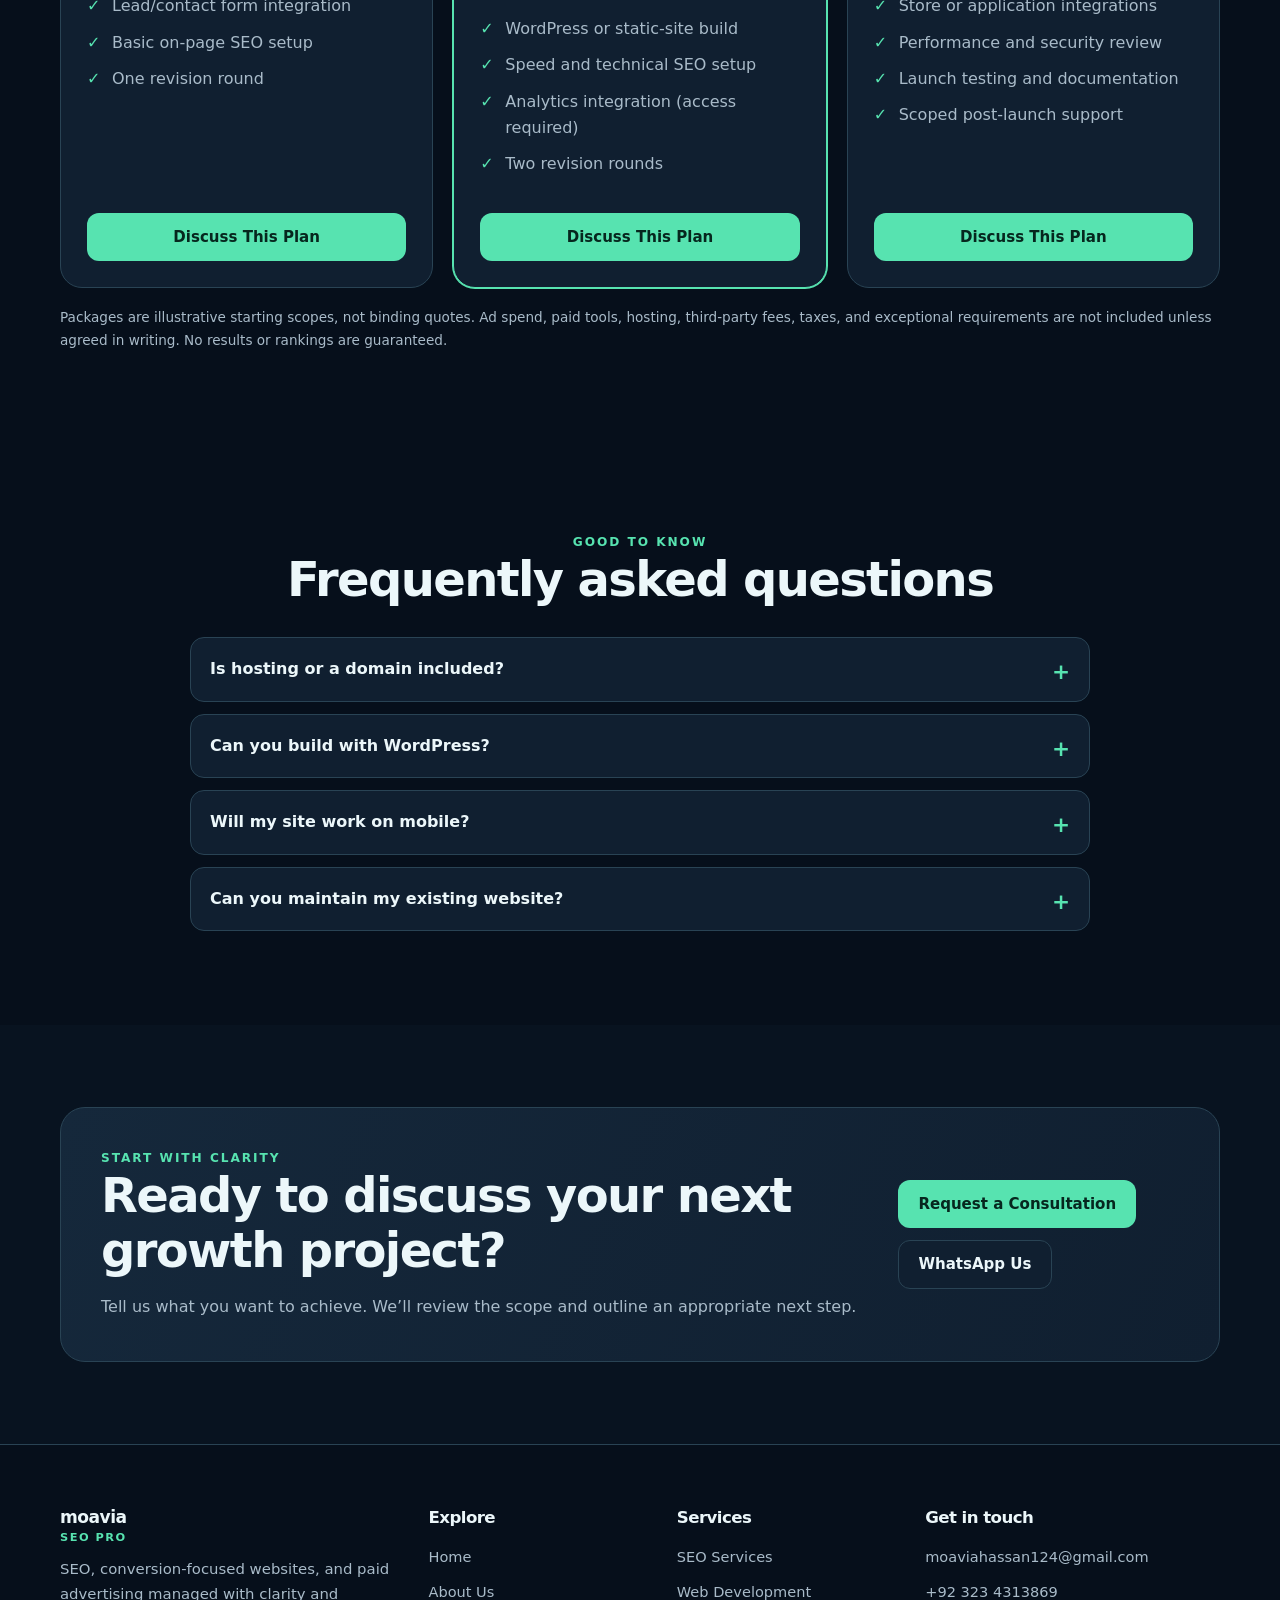
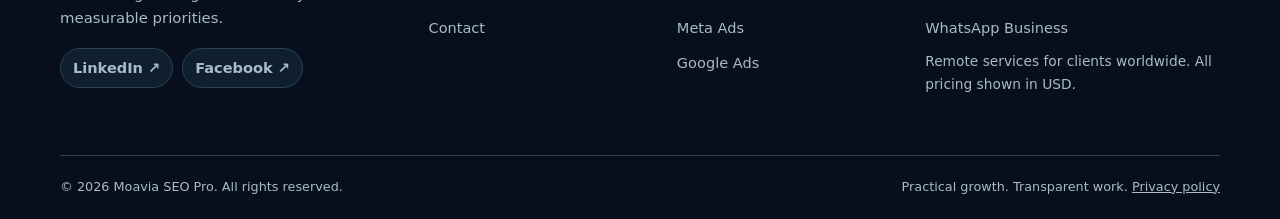
<file: services/web-development.html>
<!doctype html>
<html lang="en" data-theme="dark">
<head>
  <meta charset="utf-8">
  <meta name="viewport" content="width=device-width,initial-scale=1">
  <meta name="theme-color" content="#081320">
  <meta name="robots" content="index,follow,max-image-preview:large">
  <title>Web Development &amp; WordPress Services | Moavia SEO Pro</title>
  <meta name="description" content="Fast, mobile-friendly WordPress sites, custom websites, landing pages, e-commerce development, security and ongoing maintenance. Explore project pricing.">
  <link rel="canonical" href="https://mmoavia7861.github.io/moaviaseopro/services/web-development.html">
  <link rel="icon" type="image/png" href="../assets/images/favicon.png">
  <meta property="og:type" content="website">
  <meta property="og:site_name" content="Moavia SEO Pro">
  <meta property="og:title" content="Web Development &amp; WordPress Services | Moavia SEO Pro">
  <meta property="og:description" content="Fast, mobile-friendly WordPress sites, custom websites, landing pages, e-commerce development, security and ongoing maintenance. Explore project pricing.">
  <meta property="og:url" content="https://mmoavia7861.github.io/moaviaseopro/services/web-development.html">
  <meta property="og:image" content="https://mmoavia7861.github.io/moaviaseopro/assets/images/moavia-logo-256.png">
  <meta property="og:image:alt" content="Moavia SEO Pro digital marketing logo">
  <meta name="twitter:card" content="summary_large_image">
  <meta name="twitter:title" content="Web Development &amp; WordPress Services | Moavia SEO Pro">
  <meta name="twitter:description" content="Fast, mobile-friendly WordPress sites, custom websites, landing pages, e-commerce development, security and ongoing maintenance. Explore project pricing.">
  <meta name="twitter:image" content="https://mmoavia7861.github.io/moaviaseopro/assets/images/moavia-logo-256.png">
  <link rel="preload" href="../assets/css/styles.css" as="style">
  <link rel="stylesheet" href="../assets/css/styles.css">
  <!-- Structured data: edit business details only with verified information. -->
  <script type="application/ld+json">{
  "@context": "https://schema.org",
  "@graph": [
    {
      "@type": "Organization",
      "@id": "https://mmoavia7861.github.io/moaviaseopro/#organization",
      "name": "Moavia SEO Pro",
      "url": "https://mmoavia7861.github.io/moaviaseopro/",
      "logo": {
        "@type": "ImageObject",
        "url": "https://mmoavia7861.github.io/moaviaseopro/assets/images/moavia-logo-256.png"
      },
      "email": "moaviahassan124@gmail.com",
      "sameAs": [
        "https://www.linkedin.com/in/moavia-hassan-seo/",
        "https://www.facebook.com/profile.php?id=61594226902693"
      ]
    },
    {
      "@type": [
        "ProfessionalService",
        "LocalBusiness"
      ],
      "@id": "https://mmoavia7861.github.io/moaviaseopro/#professional-service",
      "name": "Moavia SEO Pro",
      "url": "https://mmoavia7861.github.io/moaviaseopro/",
      "image": "https://mmoavia7861.github.io/moaviaseopro/assets/images/moavia-logo-256.png",
      "telephone": "+923234313869",
      "email": "moaviahassan124@gmail.com",
      "priceRange": "$$",
      "areaServed": {
        "@type": "Place",
        "name": "Worldwide"
      },
      "parentOrganization": {
        "@id": "https://mmoavia7861.github.io/moaviaseopro/#organization"
      },
      "hasOfferCatalog": {
        "@type": "OfferCatalog",
        "name": "Digital Marketing and Web Services",
        "itemListElement": [
          {
            "@type": "OfferCatalog",
            "name": "SEO Services",
            "url": "https://mmoavia7861.github.io/moaviaseopro/services/seo.html"
          },
          {
            "@type": "OfferCatalog",
            "name": "Web Development",
            "url": "https://mmoavia7861.github.io/moaviaseopro/services/web-development.html"
          },
          {
            "@type": "OfferCatalog",
            "name": "Meta Ads",
            "url": "https://mmoavia7861.github.io/moaviaseopro/services/meta-ads.html"
          },
          {
            "@type": "OfferCatalog",
            "name": "Google Ads",
            "url": "https://mmoavia7861.github.io/moaviaseopro/services/google-ads.html"
          }
        ]
      }
    },
    {
      "@type": "WebPage",
      "@id": "https://mmoavia7861.github.io/moaviaseopro/services/web-development.html#webpage",
      "url": "https://mmoavia7861.github.io/moaviaseopro/services/web-development.html",
      "name": "Web Development & WordPress Services | Moavia SEO Pro",
      "isPartOf": {
        "@id": "https://mmoavia7861.github.io/moaviaseopro/#website"
      },
      "about": {
        "@id": "https://mmoavia7861.github.io/moaviaseopro/#professional-service"
      }
    },
    {
      "@type": "WebSite",
      "@id": "https://mmoavia7861.github.io/moaviaseopro/#website",
      "url": "https://mmoavia7861.github.io/moaviaseopro/",
      "name": "Moavia SEO Pro",
      "publisher": {
        "@id": "https://mmoavia7861.github.io/moaviaseopro/#organization"
      }
    },
    {
      "@type": "Service",
      "@id": "https://mmoavia7861.github.io/moaviaseopro/services/web-development.html#service",
      "name": "Web Development",
      "serviceType": "Web Development",
      "description": "Get a website that balances clear user journeys, accessibility, search-friendly architecture, and maintainable code—without unnecessary bloat or plugins.",
      "provider": {
        "@id": "https://mmoavia7861.github.io/moaviaseopro/#professional-service"
      },
      "areaServed": {
        "@type": "Place",
        "name": "Worldwide"
      },
      "offers": [
        {
          "@type": "Offer",
          "name": "Launch",
          "priceCurrency": "USD",
          "price": "600",
          "url": "https://mmoavia7861.github.io/moaviaseopro/services/web-development.html"
        },
        {
          "@type": "Offer",
          "name": "Business",
          "priceCurrency": "USD",
          "price": "1500",
          "url": "https://mmoavia7861.github.io/moaviaseopro/services/web-development.html"
        },
        {
          "@type": "Offer",
          "name": "Custom / Store",
          "priceCurrency": "USD",
          "price": "3000",
          "url": "https://mmoavia7861.github.io/moaviaseopro/services/web-development.html"
        }
      ]
    },
    {
      "@type": "BreadcrumbList",
      "itemListElement": [
        {
          "@type": "ListItem",
          "position": 1,
          "name": "Home",
          "item": "https://mmoavia7861.github.io/moaviaseopro/"
        },
        {
          "@type": "ListItem",
          "position": 2,
          "name": "Web Development",
          "item": "https://mmoavia7861.github.io/moaviaseopro/services/web-development.html"
        }
      ]
    },
    {
      "@type": "FAQPage",
      "@id": "https://mmoavia7861.github.io/moaviaseopro/services/web-development.html#faq",
      "mainEntity": [
        {
          "@type": "Question",
          "name": "Is hosting or a domain included?",
          "acceptedAnswer": {
            "@type": "Answer",
            "text": "No. Domain registrations, hosting, premium plugins, paid themes, transaction fees, and third-party subscriptions are quoted separately."
          }
        },
        {
          "@type": "Question",
          "name": "Can you build with WordPress?",
          "acceptedAnswer": {
            "@type": "Answer",
            "text": "Yes. We can use WordPress for editable business sites and WooCommerce stores, or lightweight static technologies when those fit the requirements better."
          }
        },
        {
          "@type": "Question",
          "name": "Will my site work on mobile?",
          "acceptedAnswer": {
            "@type": "Answer",
            "text": "Responsive design and mobile usability checks are included in all listed packages."
          }
        },
        {
          "@type": "Question",
          "name": "Can you maintain my existing website?",
          "acceptedAnswer": {
            "@type": "Answer",
            "text": "Yes. A maintenance scope can cover updates, backups, bugs, security hygiene and ongoing improvements."
          }
        }
      ]
    }
  ]
}</script>
  <script src="../assets/js/main.js" defer></script>
</head>
<body>
<a class="skip-link" href="#main-content">Skip to main content</a>
<header class="site-header">
  <div class="container nav-shell">
    <a class="brand" href="../index.html" aria-label="Moavia SEO Pro home">
      <img src="../assets/images/moavia-logo.webp" alt="Moavia SEO Pro logo" width="53" height="53" decoding="async">
      <span class="brand-name">moavia<span>SEO PRO</span></span>
    </a>
    <nav class="nav-links" id="primary-navigation" data-nav-links aria-label="Primary navigation">
      <a href="../index.html">Home</a>
      <a href="../services/seo.html">SEO</a>
      <a href="../services/web-development.html" aria-current="page">Web Development</a>
      <a href="../services/meta-ads.html">Meta Ads</a>
      <a href="../services/google-ads.html">Google Ads</a>
      <a href="../about.html">About</a>
      <a href="../contact.html">Contact</a>
      <a class="btn btn-primary nav-cta" href="../contact.html">Get Free Consultation</a>
    </nav>
    <div class="nav-actions">
      <button class="icon-btn" type="button" data-theme-toggle title="Light theme" aria-label="Switch to light theme">☀</button>
      <a class="btn btn-primary" href="../contact.html">Let's Talk</a>
      <button class="icon-btn menu-toggle" type="button" aria-label="Toggle menu" aria-controls="primary-navigation" aria-expanded="false" data-menu-toggle>☰</button>
    </div>
  </div>
</header>
<main id="main-content">
<section class="page-hero"><div class="container"><nav aria-label="Breadcrumb" class="breadcrumb"><a href="../index.html">Home</a><span aria-hidden="true">/</span><span>Web Development</span></nav><div class="eyebrow">Web Development · Global service</div><h1>Modern websites designed to convert and perform</h1><p class="lead">Get a website that balances clear user journeys, accessibility, search-friendly architecture, and maintainable code—without unnecessary bloat or plugins.</p><div class="cta-row"><a class="btn btn-primary" href="../contact.html">Request a Project Review</a><a class="btn btn-secondary" href="https://wa.me/923234313869" target="_blank" rel="noopener noreferrer">Chat on WhatsApp</a></div></div></section>
<section class="section" id="solutions"><div class="container"><div class="section-head"><div class="eyebrow">Our capabilities</div><h2>What's included in our web development work</h2><p>We tailor the following capabilities to the business model, available access and agreed package.</p></div><div class="grid grid-2"><article class="card"><span class="service-icon" aria-hidden="true">01</span><h3>Custom WordPress websites</h3><p>Responsive WordPress builds, block-based editing, child themes or custom themes, flexible page layouts, and intuitive content management.</p></article>
<article class="card"><span class="service-icon" aria-hidden="true">02</span><h3>WordPress speed optimization</h3><p>Asset compression, caching strategy, efficient CSS and JavaScript, database hygiene, and Core Web Vitals diagnostics before and after changes.</p></article>
<article class="card"><span class="service-icon" aria-hidden="true">03</span><h3>Security and reliability</h3><p>HTTPS configuration guidance, backups, update schedules, least-privilege access, sensible form anti-spam and website recovery preparation.</p></article>
<article class="card"><span class="service-icon" aria-hidden="true">04</span><h3>Modern custom websites</h3><p>Lightweight HTML/CSS/JavaScript builds with optional AI-assisted development followed by human code review, testing and accessibility checks.</p></article>
<article class="card"><span class="service-icon" aria-hidden="true">05</span><h3>Conversion-focused landing pages</h3><p>Campaign-specific content, compelling CTAs, readable forms, performance-friendly layouts, tracking plans and mobile-first design.</p></article>
<article class="card"><span class="service-icon" aria-hidden="true">06</span><h3>E-commerce stores</h3><p>WooCommerce or custom storefront planning, category and product structures, cart and checkout UX, payment provider integration as scoped.</p></article>
<article class="card"><span class="service-icon" aria-hidden="true">07</span><h3>Web maintenance</h3><p>Routine updates, uptime review, backups, content updates, bug fixes, and accessibility/performance refinements.</p></article>
<article class="card"><span class="service-icon" aria-hidden="true">08</span><h3>Technical SEO foundations</h3><p>Clean headings, metadata, structured data where valid, descriptive URLs, internal links, sitemaps and launch-time redirect checks.</p></article></div></div></section>
<section class="section section-muted"><div class="container"><div class="section-head"><div class="eyebrow">How delivery works</div><h2>A transparent four-step process</h2></div><div class="grid grid-4"><article class="card"><span class="step-number">STEP 01</span><h3>Plan</h3><p>Confirm pages, target audience, integrations, and content.</p></article>
<article class="card"><span class="step-number">STEP 02</span><h3>Design</h3><p>Define layouts, design tokens and conversion paths.</p></article>
<article class="card"><span class="step-number">STEP 03</span><h3>Develop</h3><p>Build responsive pages and relevant integrations.</p></article>
<article class="card"><span class="step-number">STEP 04</span><h3>Launch</h3><p>Test speed, SEO, forms, and browser compatibility.</p></article></div></div></section>
<section class="section section-muted" id="pricing"><div class="container"><div class="section-head"><div class="eyebrow">Straightforward packages</div><h2>Web Development pricing</h2><p>Indicative starting rates in USD. Final pricing, schedules and deliverables are confirmed in a written scope.</p></div><div class="pricing-grid"><article class="price-card"><span class="price-label">Launch</span><h3>Launch plan</h3><p class="small text-muted">A focused online presence for a new service.</p><div class="price">$600<small> / project</small></div><ul class="check-list"><li>Up to 3 responsive pages</li><li>Lead/contact form integration</li><li>Basic on-page SEO setup</li><li>One revision round</li></ul><a class="btn btn-primary btn-block" href="../contact.html?service=Web Development">Discuss This Plan</a></article><article class="price-card featured"><span class="tag">Most popular</span><span class="price-label">Business</span><h3>Business plan</h3><p class="small text-muted">A polished, editable website for a growing team.</p><div class="price">$1,500<small> / project</small></div><ul class="check-list"><li>Up to 10 responsive pages</li><li>WordPress or static-site build</li><li>Speed and technical SEO setup</li><li>Analytics integration (access required)</li><li>Two revision rounds</li></ul><a class="btn btn-primary btn-block" href="../contact.html?service=Web Development">Discuss This Plan</a></article><article class="price-card"><span class="price-label">Custom / Store</span><h3>Custom / Store plan</h3><p class="small text-muted">Advanced features or e-commerce scope.</p><div class="price">$3,000<small> + / project</small></div><ul class="check-list"><li>Custom information architecture</li><li>Store or application integrations</li><li>Performance and security review</li><li>Launch testing and documentation</li><li>Scoped post-launch support</li></ul><a class="btn btn-primary btn-block" href="../contact.html?service=Web Development">Discuss This Plan</a></article></div><p class="price-note">Packages are illustrative starting scopes, not binding quotes. Ad spend, paid tools, hosting, third-party fees, taxes, and exceptional requirements are not included unless agreed in writing. No results or rankings are guaranteed.</p></div></section><section class="section section-muted" id="faq"><div class="container"><div class="section-head align-center" style="margin-inline:auto"><div class="eyebrow">Good to know</div><h2>Frequently asked questions</h2></div><div class="faq-list"><details><summary>Is hosting or a domain included?</summary><p>No. Domain registrations, hosting, premium plugins, paid themes, transaction fees, and third-party subscriptions are quoted separately.</p></details>
<details><summary>Can you build with WordPress?</summary><p>Yes. We can use WordPress for editable business sites and WooCommerce stores, or lightweight static technologies when those fit the requirements better.</p></details>
<details><summary>Will my site work on mobile?</summary><p>Responsive design and mobile usability checks are included in all listed packages.</p></details>
<details><summary>Can you maintain my existing website?</summary><p>Yes. A maintenance scope can cover updates, backups, bugs, security hygiene and ongoing improvements.</p></details></div></div></section><section class="section"><div class="container"><div class="cta-banner"><div><div class="eyebrow">Start with clarity</div><h2>Ready to discuss your next growth project?</h2><p class="text-muted mb-0">Tell us what you want to achieve. We’ll review the scope and outline an appropriate next step.</p></div><div class="cta-row"><a class="btn btn-primary" href="../contact.html">Request a Consultation</a><a class="btn btn-secondary" href="https://wa.me/923234313869" target="_blank" rel="noopener noreferrer">WhatsApp Us</a></div></div></div></section>
</main>
<footer class="site-footer">
  <div class="container">
    <div class="footer-grid">
      <div class="footer-brand"><div class="brand-name">moavia<span>SEO PRO</span></div>
        <p>SEO, conversion-focused websites, and paid advertising managed with clarity and measurable priorities.</p>
        <div class="chip-row"><a class="chip" href="https://www.linkedin.com/in/moavia-hassan-seo/" target="_blank" rel="noopener noreferrer">LinkedIn ↗</a><a class="chip" href="https://www.facebook.com/profile.php?id=61594226902693" target="_blank" rel="noopener noreferrer">Facebook ↗</a></div>
      </div>
      <div><h3>Explore</h3><ul>
        <li><a href="../index.html">Home</a></li><li><a href="../about.html">About Us</a></li><li><a href="../contact.html">Contact</a></li>
      </ul></div>
      <div><h3>Services</h3><ul>
        <li><a href="../services/seo.html">SEO Services</a></li><li><a href="../services/web-development.html">Web Development</a></li><li><a href="../services/meta-ads.html">Meta Ads</a></li><li><a href="../services/google-ads.html">Google Ads</a></li>
      </ul></div>
      <div><h3>Get in touch</h3><ul>
        <li><a href="mailto:moaviahassan124@gmail.com">moaviahassan124@gmail.com</a></li><li><a href="tel:+923234313869">+92 323 4313869</a></li>
        <li><a href="https://wa.me/923234313869">WhatsApp Business</a></li>
      </ul><p class="small text-muted">Remote services for clients worldwide. All pricing shown in USD.</p></div>
    </div>
    <div class="footer-bottom"><span>© <span data-year>2026</span> Moavia SEO Pro. All rights reserved.</span>
      <span>Practical growth. Transparent work. <a href="../privacy.html">Privacy policy</a></span></div>
  </div>
</footer>
<a class="floating-whatsapp" href="https://wa.me/923234313869?text=Hello%20Moavia%20SEO%20Pro%2C%20I%27d%20like%20to%20discuss%20a%20project." target="_blank" rel="noopener noreferrer" aria-label="Contact Moavia SEO Pro via WhatsApp"><span aria-hidden="true">✆</span> WhatsApp</a>
<button type="button" class="chat-launcher" data-chat-launcher aria-controls="support-chat" aria-expanded="false" aria-label="Open support assistant">✦ <span>Ask us</span></button>
<section id="support-chat" class="chat-panel" data-chat-panel aria-label="Automated support assistant" hidden>
  <div class="chat-head"><div><strong>Moavia SEO Pro Support</strong><small>Instant automated answers · not a live agent</small></div><button type="button" class="chat-close" data-chat-close aria-label="Close assistant">✕</button></div>
  <div class="chat-messages" data-chat-messages role="log" aria-live="polite" aria-relevant="additions"><div class="bubble bot">Hello! I can explain our SEO, website, Meta Ads and Google Ads services, starting rates, and how to contact us.</div></div>
  <div class="chat-suggestions" data-chat-suggestions><button type="button">SEO pricing</button><button type="button">Web development</button><button type="button">Meta Ads</button><button type="button">Google Ads</button></div>
  <form class="chat-form" data-chat-form><label for="chat-question" class="sr-only">Ask a question</label><input id="chat-question" data-chat-input maxlength="400" placeholder="Ask about a service…" required><button type="submit">Send</button></form>
  <div class="chat-bottom"><a href="https://wa.me/923234313869" target="_blank" rel="noopener noreferrer">Transfer to WhatsApp →</a><div class="text-muted">Scripted FAQs only. Do not share sensitive information.</div></div>
</section>
</body>
</html>
</file>
<file: assets/css/styles.css>
/* Moavia SEO Pro — dependency-free, mobile-first design system */
:root{color-scheme:dark;--bg:#081320;--bg-deep:#060f1b;--surface:#101f30;--surface2:#15283b;--surface3:#1a3044;--text:#ecf7fa;--muted:#a9bbc9;--line:#294354;--accent:#57e3b0;--accent-dark:#0b3029;--cyan:#66d7ee;--shadow:0 22px 55px rgba(0,0,0,.2);--max:1160px;--radius:20px;--focus:#83e9ff}
[data-theme="light"]{color-scheme:light;--bg:#f4fafb;--bg-deep:#e6f1f2;--surface:#fff;--surface2:#eaf5f5;--surface3:#e0f0f0;--text:#102337;--muted:#526879;--line:#c8dadf;--accent:#047f62;--accent-dark:#e3f8ef;--cyan:#087a96;--shadow:0 18px 50px rgba(16,52,70,.08);--focus:#056788}
*,*::before,*::after{box-sizing:border-box}html{scroll-behavior:smooth}body{margin:0;background:var(--bg);color:var(--text);font:400 16px/1.65 system-ui,-apple-system,BlinkMacSystemFont,"Segoe UI",sans-serif;-webkit-font-smoothing:antialiased}body.menu-open{overflow:hidden}img,svg{max-width:100%;height:auto}img{display:block}a{color:inherit}button,input,textarea,select{font:inherit}button{cursor:pointer}button:disabled{opacity:.6;cursor:not-allowed}a:focus-visible,button:focus-visible,input:focus-visible,textarea:focus-visible,select:focus-visible{outline:3px solid var(--focus);outline-offset:3px}::selection{background:var(--accent);color:var(--bg-deep)}.container{width:min(calc(100% - 36px),var(--max));margin-inline:auto}.skip-link{position:absolute;z-index:1000;top:-60px;left:12px;padding:12px 18px;background:var(--accent);color:#071b1b}.skip-link:focus{top:12px}.eyebrow{text-transform:uppercase;letter-spacing:.16em;color:var(--accent);font-size:.76rem;font-weight:800}.section{padding:82px 0}.section-muted{background:var(--bg-deep)}.section-head{max-width:720px;margin-bottom:30px}.section-head p{color:var(--muted)}h1,h2,h3,h4{line-height:1.15;letter-spacing:-.034em;margin:0 0 16px}h1{font-size:clamp(2.4rem,6vw,4.65rem);max-width:850px}h2{font-size:clamp(1.9rem,4vw,3rem)}h3{font-size:1.3rem}p{margin:0 0 17px}small,.small{font-size:.86rem}strong{font-weight:750}.text-muted{color:var(--muted)}.text-accent{color:var(--accent)}.align-center{text-align:center}.mt-24{margin-top:24px}.mt-32{margin-top:32px}.mb-0{margin-bottom:0}.sr-only{position:absolute;width:1px;height:1px;padding:0;margin:-1px;overflow:hidden;clip:rect(0,0,0,0);white-space:nowrap;border:0}
/* Header and mobile navigation */
.site-header{position:sticky;top:0;z-index:80;background:color-mix(in srgb,var(--bg) 93%,transparent);border-bottom:1px solid var(--line);backdrop-filter:blur(14px)}.nav-shell{display:flex;align-items:center;justify-content:space-between;gap:20px;min-height:77px}.brand{display:flex;align-items:center;gap:11px;text-decoration:none;min-width:0}.brand img{width:53px;height:53px;border-radius:12px;object-fit:contain;background:#08101f}.brand-name{font-size:1.07rem;font-weight:850;line-height:1.1;letter-spacing:-.03em}.brand-name span{display:block;font-size:.71rem;letter-spacing:.13em;color:var(--accent);margin-top:4px}.nav-links{display:flex;align-items:center;gap:19px}.nav-links a{text-decoration:none;font-size:.91rem;font-weight:650;color:var(--muted);white-space:nowrap}.nav-links a:hover,.nav-links a[aria-current="page"]{color:var(--accent)}.nav-actions{display:flex;align-items:center;gap:10px}.icon-btn{display:grid;place-items:center;width:42px;height:42px;border:1px solid var(--line);border-radius:12px;background:var(--surface);color:var(--text)}.menu-toggle{display:none}.nav-cta{display:none!important}
/* Buttons */
.btn{border:1px solid transparent;border-radius:12px;padding:12px 19px;display:inline-flex;align-items:center;justify-content:center;text-align:center;gap:9px;text-decoration:none;font-weight:780;font-size:.94rem;line-height:1.5;transition:transform .18s ease,background .18s ease,border-color .18s ease}.btn:hover{transform:translateY(-2px)}.btn-primary{color:#06271e;background:var(--accent)}.btn-primary:hover{background:#8cf0ca}.btn-secondary{border-color:var(--line);color:var(--text);background:var(--surface)}.btn-secondary:hover{border-color:var(--accent)}.btn-ghost{color:var(--accent);background:transparent;border-color:var(--accent)}.btn-block{width:100%}.cta-row{display:flex;gap:12px;flex-wrap:wrap;align-items:center}.chip-row{display:flex;gap:9px;flex-wrap:wrap}.chip,.badge{display:inline-flex;align-items:center;gap:7px;padding:7px 12px;border-radius:99px;border:1px solid var(--line);background:var(--surface);font-size:.81rem;font-weight:700}.chip-dot{display:inline-block;width:7px;height:7px;background:var(--accent);border-radius:50%}
/* Hero and surface cards */
.hero{padding:87px 0 76px;overflow:hidden;position:relative;background:radial-gradient(ellipse at 85% 19%,rgba(47,188,164,.12),transparent 43%),radial-gradient(ellipse at 12% 80%,rgba(40,144,181,.08),transparent 37%)}.hero-grid{display:grid;grid-template-columns:1.17fr .83fr;gap:55px;align-items:center}.hero p.lead,.page-hero p.lead{font-size:1.12rem;color:var(--muted);max-width:610px}.hero-visual{border:1px solid var(--line);border-radius:26px;background:linear-gradient(143deg,var(--surface2),var(--surface));padding:25px;box-shadow:var(--shadow);transform:rotate(1deg)}.visual-top{display:flex;align-items:center;justify-content:space-between;gap:8px;padding-bottom:20px;border-bottom:1px solid var(--line)}.visual-top .status{color:var(--accent);font-weight:800;font-size:.82rem}.visual-top .mini-title{font-size:.92rem;font-weight:760}.metric{margin-top:24px}.metric-label{display:flex;justify-content:space-between;gap:10px;color:var(--muted);font-size:.84rem;margin-bottom:8px}.bar-track{background:var(--bg-deep);height:11px;border-radius:20px;overflow:hidden}.bar-fill{height:100%;border-radius:20px;background:linear-gradient(90deg,var(--accent),var(--cyan))}.metric-result{display:flex;gap:15px;margin-top:27px}.metric-result>div{background:var(--surface3);border-radius:14px;padding:15px;flex:1}.metric-result strong{display:block;font-size:1.5rem;line-height:1.3}.metric-result span{font-size:.76rem;color:var(--muted)}.hero-note{margin-top:22px;color:var(--muted);font-size:.8rem}.page-hero{padding:78px 0 58px;background:radial-gradient(ellipse at right,rgba(47,188,164,.1),transparent 54%);border-bottom:1px solid var(--line)}.page-hero h1{max-width:900px}.page-hero .lead{max-width:775px}.breadcrumb{display:flex;flex-wrap:wrap;gap:9px;align-items:center;margin-bottom:22px;color:var(--muted);font-size:.84rem}.breadcrumb a{color:var(--accent)}.grid{display:grid;gap:20px}.grid-2{grid-template-columns:repeat(2,minmax(0,1fr))}.grid-3{grid-template-columns:repeat(3,minmax(0,1fr))}.grid-4{grid-template-columns:repeat(4,minmax(0,1fr))}.card{background:var(--surface);border:1px solid var(--line);border-radius:var(--radius);padding:25px;min-width:0}.card p{color:var(--muted)}.card h3{margin-top:10px}.card-link{display:inline-block;margin-top:11px;text-decoration:none;color:var(--accent);font-weight:750}.card-link:hover{text-decoration:underline}.service-icon{width:45px;height:45px;display:grid;place-items:center;border-radius:13px;background:var(--accent-dark);color:var(--accent);font-size:1.18rem;font-weight:850}.detail-list,.check-list{padding:0;list-style:none;margin:15px 0 0}.detail-list li,.check-list li{position:relative;padding-left:25px;margin-bottom:10px;color:var(--muted)}.detail-list li::before,.check-list li::before{content:"✓";position:absolute;left:0;color:var(--accent);font-weight:900}.split{display:grid;grid-template-columns:1fr 1fr;gap:48px;align-items:center}.feature-banner{border:1px solid var(--line);background:var(--surface);border-radius:24px;padding:35px}.step-number{font-size:.83rem;color:var(--accent);font-weight:850;letter-spacing:.12em}.step-connector{border-top:1px solid var(--line);margin-top:22px;padding-top:20px}.proof{display:flex;gap:11px;align-items:center;flex-wrap:wrap;margin-top:25px}.stat{border-left:2px solid var(--accent);padding:6px 16px}.stat strong{display:block;font-size:1rem}.stat span{font-size:.8rem;color:var(--muted)}
/* Pricing */
.pricing-grid{display:grid;grid-template-columns:repeat(3,minmax(0,1fr));gap:20px}.price-card{background:var(--surface);border:1px solid var(--line);border-radius:22px;padding:26px;display:flex;flex-direction:column;position:relative}.price-card.featured{border-color:var(--accent);box-shadow:0 0 0 1px var(--accent)}.price-label{font-size:.8rem;text-transform:uppercase;letter-spacing:.14em;color:var(--accent);font-weight:800}.price-card h3{margin:11px 0 8px}.price{font-size:2.3rem;font-weight:870;letter-spacing:-.05em;line-height:1.1;margin:15px 0}.price small{font-size:.85rem;letter-spacing:0;font-weight:500;color:var(--muted)}.price-card ul{margin:19px 0 25px;flex:1}.price-card .btn{margin-top:auto}.price-note{font-size:.85rem;color:var(--muted);margin-top:18px}.price-card .tag{position:absolute;top:-15px;right:23px;background:var(--accent);color:#073022;padding:5px 13px;border-radius:20px;font-size:.76rem;font-weight:850}.comparison-table{width:100%;border-collapse:collapse}.comparison-table th,.comparison-table td{text-align:left;padding:16px;border-bottom:1px solid var(--line)}.comparison-table th{color:var(--accent);font-size:.84rem}.table-scroll{overflow-x:auto;border:1px solid var(--line);border-radius:18px;background:var(--surface)}
/* Forms */
.form-panel{border:1px solid var(--line);border-radius:24px;padding:30px;background:var(--surface)}.form-grid{display:grid;grid-template-columns:repeat(2,minmax(0,1fr));gap:16px}.form-field{display:flex;flex-direction:column;gap:7px;margin-bottom:15px}.form-field label{font-weight:700;font-size:.89rem}.form-field input,.form-field select,.form-field textarea{border:1px solid var(--line);background:var(--bg);color:var(--text);border-radius:11px;padding:13px 14px;width:100%;outline-offset:2px;min-height:48px}.form-field textarea{min-height:130px;resize:vertical}.form-field input::placeholder,.form-field textarea::placeholder{color:var(--muted)}.required{color:var(--accent)}.checkbox-row{display:flex;align-items:flex-start;gap:10px;font-size:.86rem;color:var(--muted);margin:8px 0 18px}.checkbox-row input{margin-top:6px}.form-status{margin-top:12px;min-height:1.4rem;font-size:.88rem;color:var(--accent)}.roi-result{background:var(--accent-dark);border:1px solid var(--line);border-radius:17px;padding:22px;margin:12px 0 24px}.roi-result output{display:block;font-size:clamp(2rem,4vw,2.9rem);font-weight:870;letter-spacing:-.04em;color:var(--accent)}.roi-result p{font-size:.83rem;margin:4px 0 0;color:var(--muted)}.contact-method{display:flex;gap:14px;padding:18px;border:1px solid var(--line);border-radius:16px;background:var(--surface);overflow-wrap:anywhere}.contact-method strong{display:block}.contact-method a{color:var(--accent)}.map-placeholder{min-height:260px;border:1px dashed var(--line);border-radius:17px;background:linear-gradient(120deg,var(--surface2),var(--bg-deep));display:grid;place-items:center;text-align:center;padding:25px;color:var(--muted)}
/* FAQ, footer, chat */
.faq-list{max-width:900px;margin-inline:auto}.faq-list details{border:1px solid var(--line);border-radius:14px;background:var(--surface);padding:0 19px;margin-bottom:12px}.faq-list summary{list-style:none;cursor:pointer;padding:18px 30px 18px 0;font-weight:750;position:relative}.faq-list summary::-webkit-details-marker{display:none}.faq-list summary::after{content:"+";position:absolute;right:0;top:16px;font-size:1.35rem;color:var(--accent)}.faq-list details[open] summary::after{content:"−"}.faq-list details p{color:var(--muted);padding-bottom:18px}.cta-banner{background:linear-gradient(115deg,var(--surface2),var(--surface));border:1px solid var(--line);border-radius:25px;padding:40px;display:flex;justify-content:space-between;gap:25px;align-items:center}.site-footer{border-top:1px solid var(--line);background:var(--bg-deep);padding:63px 0 22px}.footer-grid{display:grid;grid-template-columns:1.55fr 1fr 1fr 1.35fr;gap:30px}.footer-grid h3{font-size:1.04rem;margin-bottom:17px}.footer-grid ul{list-style:none;margin:0;padding:0}.footer-grid li{margin-bottom:9px}.footer-grid a{text-decoration:none;color:var(--muted);font-size:.91rem;overflow-wrap:anywhere}.footer-grid a:hover{color:var(--accent)}.footer-brand p{color:var(--muted);font-size:.93rem;margin-top:14px}.footer-bottom{display:flex;justify-content:space-between;gap:18px;align-items:center;border-top:1px solid var(--line);padding-top:20px;margin-top:42px;font-size:.8rem;color:var(--muted)}.footer-bottom a{color:var(--muted)}.floating-whatsapp{position:fixed;z-index:70;left:20px;bottom:20px;text-decoration:none;background:#14b878;color:#061f15;padding:12px 17px;border-radius:50px;box-shadow:var(--shadow);display:inline-flex;gap:9px;align-items:center;font-weight:850;font-size:.86rem}.chat-launcher{position:fixed;z-index:91;right:20px;bottom:20px;border:0;border-radius:50px;background:var(--accent);color:#07241d;padding:14px 18px;font-weight:850;box-shadow:var(--shadow);display:flex;align-items:center;gap:9px}.chat-panel{position:fixed;z-index:90;right:20px;bottom:85px;width:min(380px,calc(100vw - 32px));max-height:min(570px,calc(100dvh - 120px));border:1px solid var(--line);background:var(--surface);border-radius:20px;box-shadow:var(--shadow);display:flex;flex-direction:column;overflow:hidden}.chat-panel[hidden]{display:none}.chat-head{display:flex;justify-content:space-between;gap:9px;align-items:center;padding:16px 17px;border-bottom:1px solid var(--line)}.chat-head strong{display:block}.chat-head small{color:var(--muted)}.chat-close{width:32px;height:32px;border:0;border-radius:8px;background:var(--surface2);color:var(--text)}.chat-messages{overflow:auto;min-height:150px;padding:15px;display:flex;flex-direction:column;gap:12px}.bubble{max-width:92%;border-radius:13px;padding:11px 13px;font-size:.9rem;white-space:pre-wrap;overflow-wrap:anywhere}.bubble.bot{align-self:flex-start;background:var(--surface2)}.bubble.user{align-self:flex-end;background:var(--accent-dark);border:1px solid var(--line)}.chat-suggestions{display:flex;flex-wrap:wrap;gap:7px;padding:0 13px 12px}.chat-suggestions button{border:1px solid var(--line);border-radius:25px;background:var(--bg);color:var(--text);font-size:.77rem;padding:6px 11px}.chat-form{border-top:1px solid var(--line);display:flex;gap:8px;padding:12px}.chat-form input{min-width:0;flex:1;border:1px solid var(--line);border-radius:9px;padding:10px;background:var(--bg);color:var(--text)}.chat-form button{border:0;border-radius:9px;background:var(--accent);color:#07241d;font-weight:800;padding:8px 13px}.chat-bottom{text-align:center;padding:0 12px 12px;font-size:.75rem}.chat-bottom a{color:var(--accent)}.policy-note{font-size:.83rem;color:var(--muted)}
@media(max-width:1090px){.nav-links{gap:11px}.nav-links a{font-size:.82rem}.hero-grid{gap:32px}.footer-grid{grid-template-columns:repeat(2,1fr)}}
@media(max-width:900px){.menu-toggle{display:grid}.nav-links{display:none;position:absolute;top:77px;left:0;right:0;padding:16px max(18px,calc((100vw - var(--max))/2));background:var(--bg);border-bottom:1px solid var(--line);flex-direction:column;align-items:stretch;gap:0;box-shadow:var(--shadow);max-height:calc(100dvh - 77px);overflow:auto}.nav-links.is-open{display:flex}.nav-links a{padding:12px 8px;font-size:1rem}.nav-cta{display:inline-flex!important;margin-top:8px}.nav-actions>.btn{display:none}.hero-grid{grid-template-columns:1fr}.hero-visual{max-width:560px;transform:none}.split{grid-template-columns:1fr}.grid-4{grid-template-columns:repeat(2,1fr)}}
@media(max-width:690px){.section{padding:60px 0}.hero{padding:66px 0 53px}.page-hero{padding:51px 0}.grid-2,.grid-3,.grid-4,.pricing-grid,.form-grid{grid-template-columns:1fr}.card,.price-card{padding:22px}.footer-grid{grid-template-columns:1fr 1fr;gap:28px}.footer-brand{grid-column:1/-1}.cta-banner{display:block;padding:25px}.cta-banner .cta-row{margin-top:22px}.form-panel{padding:22px}.floating-whatsapp{padding:12px;font-size:0;left:12px;bottom:12px}.floating-whatsapp span{font-size:1.22rem}.chat-launcher{right:12px;bottom:12px}.chat-panel{right:12px;bottom:78px}.footer-bottom{display:block}.metric-result strong{font-size:1.22rem}.comparison-table{min-width:580px}}
@media(max-width:390px){.brand-name{font-size:.96rem}.brand img{width:44px;height:44px}.nav-actions{gap:6px}.icon-btn{width:38px;height:38px}.footer-grid{grid-template-columns:1fr}}
@media(prefers-reduced-motion:reduce){html{scroll-behavior:auto}*,*::before,*::after{transition:none!important;animation:none!important}}
</file>
